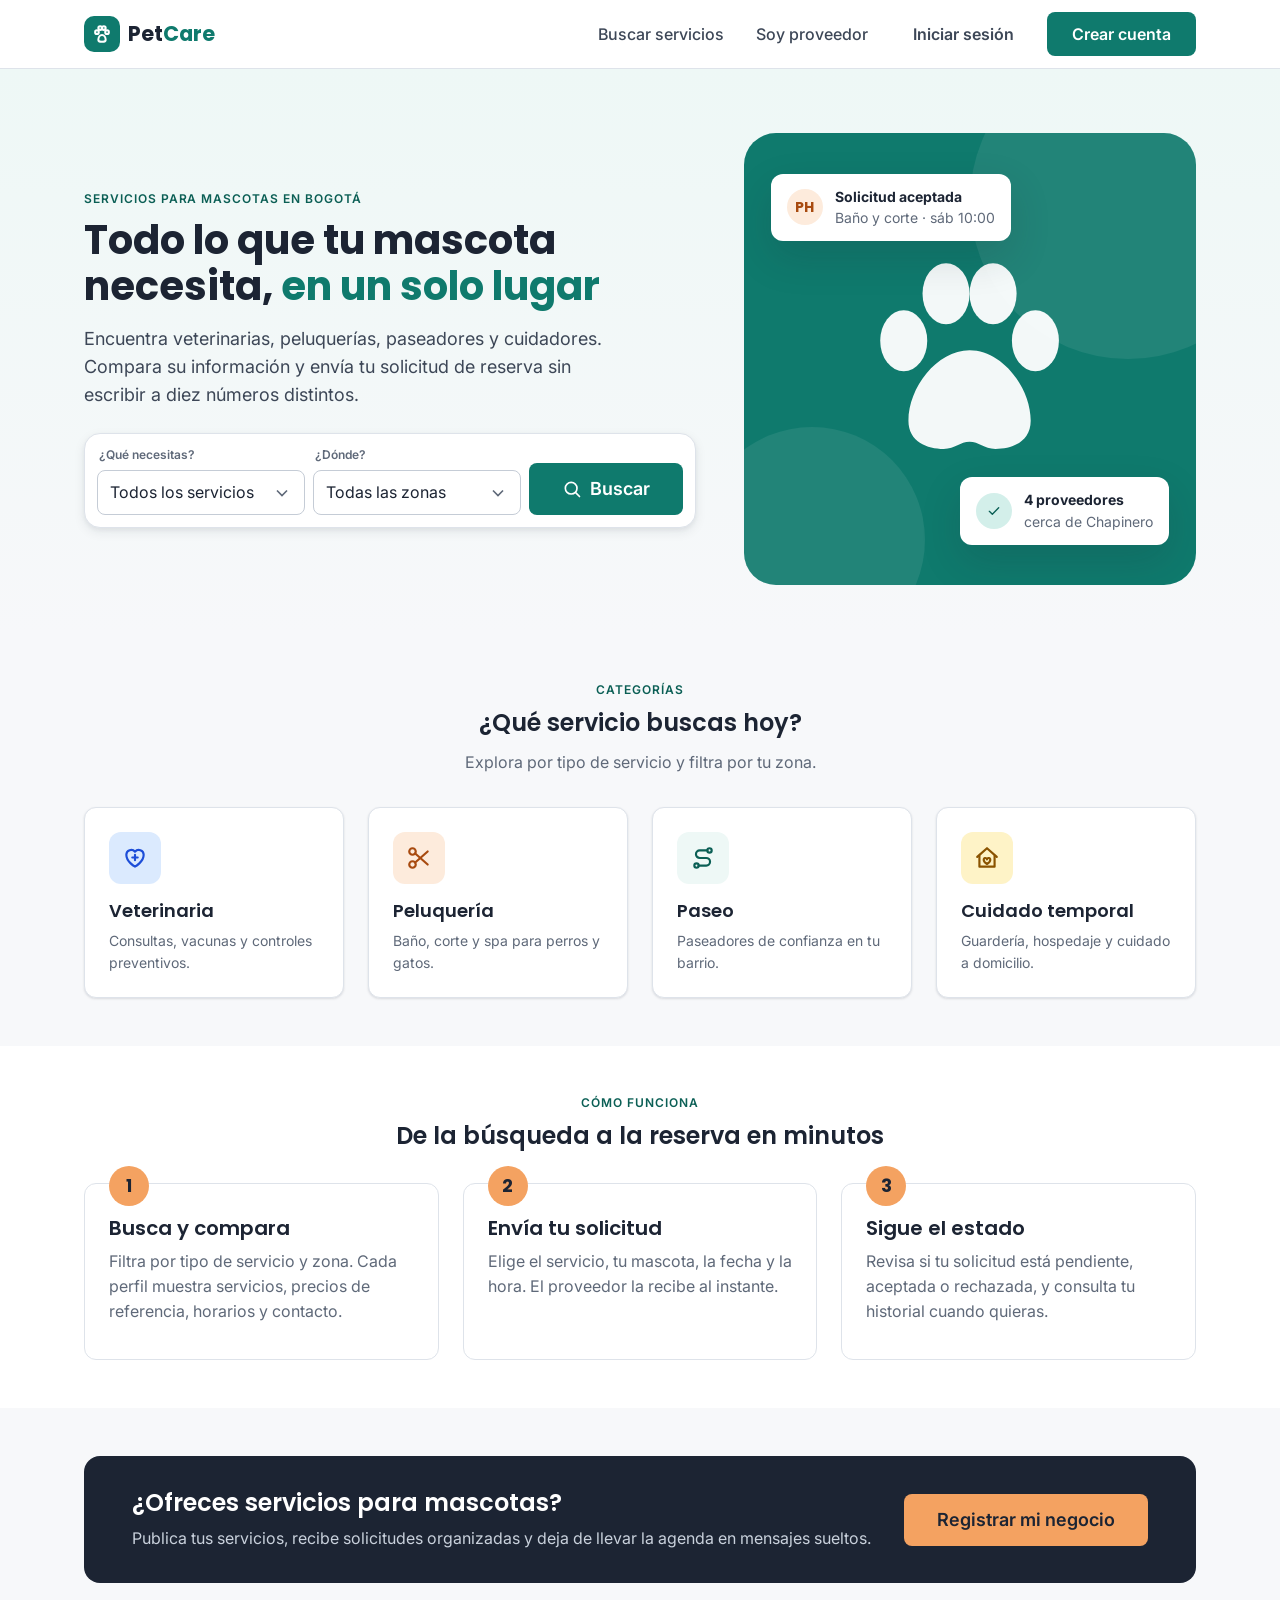
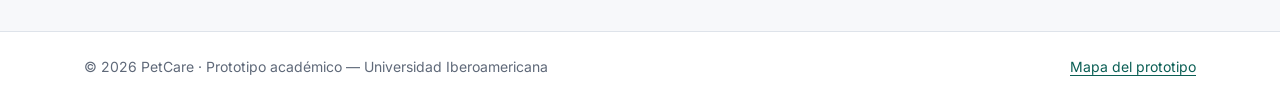
<file: index.html>
<!DOCTYPE html>
<html lang="es">
<head>
<meta charset="utf-8">
<meta name="viewport" content="width=device-width, initial-scale=1">
<title>Inicio · PetCare</title>
<meta name="description" content="PetCare: encuentra y solicita servicios para tu mascota en un solo lugar.">
<script>if(/[?&]wf=1/.test(location.search))document.documentElement.classList.add('wf');</script>
<link rel="preconnect" href="https://fonts.googleapis.com">
<link rel="preconnect" href="https://fonts.gstatic.com" crossorigin>
<link href="https://fonts.googleapis.com/css2?family=Inter:wght@400;500;600;700&family=Poppins:wght@500;600;700&display=swap" rel="stylesheet">
<link rel="stylesheet" href="assets/styles.css">
<link rel="stylesheet" href="assets/wireframe.css">
</head>
<body data-page="inicio">
<a class="skip-link" href="#contenido">Saltar al contenido</a>
<header class="topnav"><div class="container"><a class="logo" href="index.html" aria-label="PetCare, ir al inicio"><span class="logo-mark"><svg class="icon" viewBox="0 0 24 24" aria-hidden="true"><circle cx="6.5" cy="10" r="2"/><circle cx="10" cy="5.5" r="2"/><circle cx="14" cy="5.5" r="2"/><circle cx="17.5" cy="10" r="2"/><path d="M8 18.5c0-3 1.8-5.5 4-5.5s4 2.5 4 5.5c0 1.5-1.8 2-4 2s-4-.5-4-2z"/></svg></span><span>Pet<b>Care</b></span></a>
  <nav aria-label="Principal"><a class="link" href="buscar.html">Buscar servicios</a><a class="link" href="registro.html?rol=proveedor">Soy proveedor</a>
  <a class="btn btn-ghost" href="login.html">Iniciar sesión</a><a class="btn btn-primary" href="registro.html">Crear cuenta</a></nav></div></header>
<main id="contenido">
<section class="hero"><div class="container">
  <div>
    <span class="eyebrow">Servicios para mascotas en Bogotá</span>
    <h1>Todo lo que tu mascota necesita, <em>en un solo lugar</em></h1>
    <p class="lead">Encuentra veterinarias, peluquerías, paseadores y cuidadores. Compara su información y envía tu solicitud de reserva sin escribir a diez números distintos.</p>
    <form class="searchbox" id="hero-search" role="search" aria-label="Buscar servicios">
      <div class="field"><label for="h-type">¿Qué necesitas?</label><select class="select" id="h-type"><option value="">Todos los servicios</option><option value="veterinaria">Veterinaria</option><option value="peluqueria">Peluquería</option><option value="paseo">Paseo</option><option value="cuidado">Cuidado temporal</option></select></div>
      <div class="field"><label for="h-zone">¿Dónde?</label><select class="select" id="h-zone"><option value="">Todas las zonas</option><option value="Chapinero">Chapinero</option><option value="Usaquén">Usaquén</option><option value="Suba">Suba</option><option value="Teusaquillo">Teusaquillo</option><option value="Kennedy">Kennedy</option></select></div>
      <button class="btn btn-primary btn-lg" type="submit"><svg class="icon" viewBox="0 0 24 24" aria-hidden="true"><circle cx="11" cy="11" r="7"/><path d="M21 21l-4.3-4.3"/></svg>Buscar</button>
    </form>
  </div>
  <div class="hero-art" aria-hidden="true">
    <div class="circle-deco" style="width:70%;height:70%;top:-20%;right:-20%"></div>
    <div class="circle-deco" style="width:50%;height:50%;bottom:-15%;left:-10%"></div>
    <svg class="paw-big" viewBox="0 0 100 100" aria-hidden="true"><ellipse cx="22" cy="42" rx="10" ry="13"/><ellipse cx="40" cy="22" rx="10" ry="13"/><ellipse cx="60" cy="22" rx="10" ry="13"/><ellipse cx="78" cy="42" rx="10" ry="13"/><path d="M50 46c-14 0-26 16-26 30 0 9 8 12 15 12 5 0 7-3 11-3s6 3 11 3c7 0 15-3 15-12 0-14-12-30-26-30z"/></svg>
    <div class="bubble b1"><span class="avatar avatar-sm av-orange">PH</span><div><strong>Solicitud aceptada</strong><span class="muted">Baño y corte · sáb 10:00</span></div></div>
    <div class="bubble b2"><span class="avatar avatar-sm av-teal"><svg class="icon icon-sm" viewBox="0 0 24 24" aria-hidden="true"><path d="M5 12.5l4.5 4.5L19 7"/></svg></span><div><strong>4 proveedores</strong><span class="muted">cerca de Chapinero</span></div></div>
  </div>
</div></section>
<section class="section"><div class="container">
  <div class="section-head"><span class="eyebrow">Categorías</span><h2>¿Qué servicio buscas hoy?</h2><p>Explora por tipo de servicio y filtra por tu zona.</p></div>
  <div class="grid grid-4"><a class="card cat-card" href="buscar.html?tipo=veterinaria">
  <div class="cat-ico tone-info"><svg class="icon" viewBox="0 0 24 24" aria-hidden="true"><path d="M12 20s-8-4.5-8-11a4.5 4.5 0 0 1 8-2.8A4.5 4.5 0 0 1 20 9c0 6.5-8 11-8 11z"/><path d="M12 9v5M9.5 11.5h5"/></svg></div><h3>Veterinaria</h3><p>Consultas, vacunas y controles preventivos.</p></a><a class="card cat-card" href="buscar.html?tipo=peluqueria">
  <div class="cat-ico tone-accent"><svg class="icon" viewBox="0 0 24 24" aria-hidden="true"><circle cx="6" cy="6" r="3"/><circle cx="6" cy="18" r="3"/><path d="M8.5 7.8L20 18M8.5 16.2L20 6"/></svg></div><h3>Peluquería</h3><p>Baño, corte y spa para perros y gatos.</p></a><a class="card cat-card" href="buscar.html?tipo=paseo">
  <div class="cat-ico tone-primary"><svg class="icon" viewBox="0 0 24 24" aria-hidden="true"><circle cx="6" cy="19" r="2"/><circle cx="18" cy="5" r="2"/><path d="M8 19h7a3.5 3.5 0 0 0 0-7H9a3.5 3.5 0 0 1 0-7h7"/></svg></div><h3>Paseo</h3><p>Paseadores de confianza en tu barrio.</p></a><a class="card cat-card" href="buscar.html?tipo=cuidado">
  <div class="cat-ico tone-warning"><svg class="icon" viewBox="0 0 24 24" aria-hidden="true"><path d="M3 11l9-8 9 8"/><path d="M5 10v10h14V10"/><path d="M12 17.5s-3-1.8-3-3.7a1.5 1.5 0 0 1 3-.5 1.5 1.5 0 0 1 3 .5c0 1.9-3 3.7-3 3.7z"/></svg></div><h3>Cuidado temporal</h3><p>Guardería, hospedaje y cuidado a domicilio.</p></a></div>
</div></section>
<section class="section" style="background:var(--white)"><div class="container">
  <div class="section-head"><span class="eyebrow">Cómo funciona</span><h2>De la búsqueda a la reserva en minutos</h2></div>
  <div class="grid grid-3 how">
    <div class="card card-flat"><h3>Busca y compara</h3><p class="muted">Filtra por tipo de servicio y zona. Cada perfil muestra servicios, precios de referencia, horarios y contacto.</p></div>
    <div class="card card-flat"><h3>Envía tu solicitud</h3><p class="muted">Elige el servicio, tu mascota, la fecha y la hora. El proveedor la recibe al instante.</p></div>
    <div class="card card-flat"><h3>Sigue el estado</h3><p class="muted">Revisa si tu solicitud está pendiente, aceptada o rechazada, y consulta tu historial cuando quieras.</p></div>
  </div>
</div></section>
<section class="section"><div class="container">
  <div class="cta-band"><div><h2>¿Ofreces servicios para mascotas?</h2><p>Publica tus servicios, recibe solicitudes organizadas y deja de llevar la agenda en mensajes sueltos.</p></div>
  <a class="btn btn-primary btn-lg" href="registro.html?rol=proveedor">Registrar mi negocio</a></div>
</div></section>
</main>
<footer class="footer"><div class="container row-between"><span>© 2026 PetCare · Prototipo académico — Universidad Iberoamericana</span><a href="prototipo.html">Mapa del prototipo</a></div></footer>
<script src="assets/icons.js"></script>
<script src="assets/data.js"></script>
<script src="assets/app.js"></script>
</body>
</html>
</file>
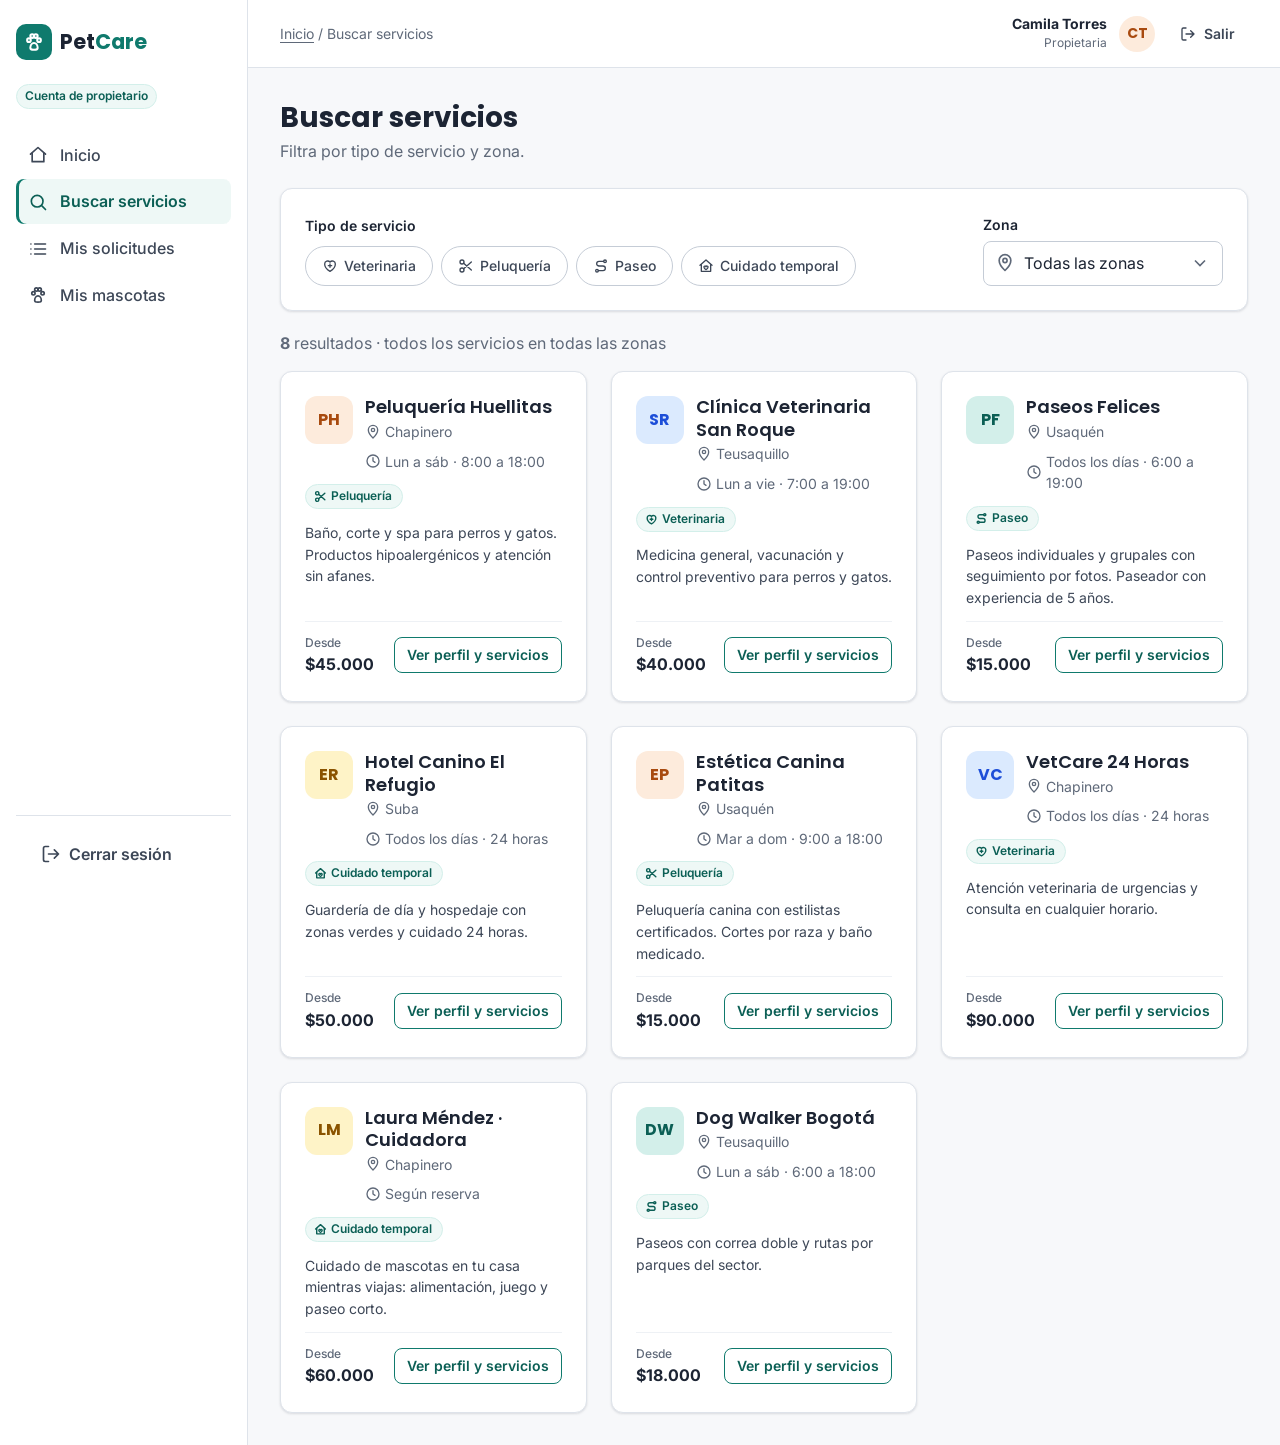
<file: buscar.html>
<!DOCTYPE html>
<html lang="es">
<head>
<meta charset="utf-8">
<meta name="viewport" content="width=device-width, initial-scale=1">
<title>Buscar servicios · PetCare</title>
<meta name="description" content="PetCare: encuentra y solicita servicios para tu mascota en un solo lugar.">
<script>if(/[?&]wf=1/.test(location.search))document.documentElement.classList.add('wf');</script>
<link rel="preconnect" href="https://fonts.googleapis.com">
<link rel="preconnect" href="https://fonts.gstatic.com" crossorigin>
<link href="https://fonts.googleapis.com/css2?family=Inter:wght@400;500;600;700&family=Poppins:wght@500;600;700&display=swap" rel="stylesheet">
<link rel="stylesheet" href="assets/styles.css">
<link rel="stylesheet" href="assets/wireframe.css">
</head>
<body data-page="buscar">
<a class="skip-link" href="#contenido">Saltar al contenido</a>
<div class="app">
  <aside class="sidebar" aria-label="Menú principal"><div class="sidebar-inner">
    <a class="logo" href="index.html" aria-label="PetCare, ir al inicio"><span class="logo-mark"><svg class="icon" viewBox="0 0 24 24" aria-hidden="true"><circle cx="6.5" cy="10" r="2"/><circle cx="10" cy="5.5" r="2"/><circle cx="14" cy="5.5" r="2"/><circle cx="17.5" cy="10" r="2"/><path d="M8 18.5c0-3 1.8-5.5 4-5.5s4 2.5 4 5.5c0 1.5-1.8 2-4 2s-4-.5-4-2z"/></svg></span><span>Pet<b>Care</b></span></a>
    <span class="role-tag">Cuenta de propietario</span>
    <nav class="side-nav"><a href="panel-propietario.html"><svg class="icon" viewBox="0 0 24 24" aria-hidden="true"><path d="M3 11l9-8 9 8"/><path d="M5 10v10h14V10"/></svg><span>Inicio</span></a><a href="buscar.html" aria-current="page"><svg class="icon" viewBox="0 0 24 24" aria-hidden="true"><circle cx="11" cy="11" r="7"/><path d="M21 21l-4.3-4.3"/></svg><span>Buscar servicios</span></a><a href="solicitudes.html"><svg class="icon" viewBox="0 0 24 24" aria-hidden="true"><path d="M8 6h13M8 12h13M8 18h13M3.5 6h.01M3.5 12h.01M3.5 18h.01"/></svg><span>Mis solicitudes</span></a><a href="mascotas.html"><svg class="icon" viewBox="0 0 24 24" aria-hidden="true"><circle cx="6.5" cy="10" r="2"/><circle cx="10" cy="5.5" r="2"/><circle cx="14" cy="5.5" r="2"/><circle cx="17.5" cy="10" r="2"/><path d="M8 18.5c0-3 1.8-5.5 4-5.5s4 2.5 4 5.5c0 1.5-1.8 2-4 2s-4-.5-4-2z"/></svg><span>Mis mascotas</span></a></nav>
    <div class="side-foot">
      <a class="btn btn-ghost btn-block" href="login.html" style="justify-content:flex-start"><svg class="icon" viewBox="0 0 24 24" aria-hidden="true"><path d="M9 21H5a2 2 0 0 1-2-2V5a2 2 0 0 1 2-2h4"/><path d="M16 17l5-5-5-5M21 12H9"/></svg>Cerrar sesión</a>
    </div>
  </div></aside>
  <div class="main">
    <header class="topbar">
      <span class="mobile-logo"><a class="logo" href="index.html" aria-label="PetCare, ir al inicio"><span class="logo-mark"><svg class="icon" viewBox="0 0 24 24" aria-hidden="true"><circle cx="6.5" cy="10" r="2"/><circle cx="10" cy="5.5" r="2"/><circle cx="14" cy="5.5" r="2"/><circle cx="17.5" cy="10" r="2"/><path d="M8 18.5c0-3 1.8-5.5 4-5.5s4 2.5 4 5.5c0 1.5-1.8 2-4 2s-4-.5-4-2z"/></svg></span><span>Pet<b>Care</b></span></a></span>
      <nav class="crumbs" aria-label="Ruta de navegación"><a href="panel-propietario.html">Inicio</a> / Buscar servicios</nav>
      <div class="user-chip">
        <div class="who"><strong>Camila Torres</strong><span>Propietaria</span></div>
        <div class="avatar avatar-sm av-orange" aria-hidden="true">CT</div>
        <a class="btn btn-ghost btn-sm logout-top" href="login.html"><svg class="icon icon-sm" viewBox="0 0 24 24" aria-hidden="true"><path d="M9 21H5a2 2 0 0 1-2-2V5a2 2 0 0 1 2-2h4"/><path d="M16 17l5-5-5-5M21 12H9"/></svg><span class="lo-txt">Salir</span></a>
      </div>
    </header>
    <main id="contenido" class="content">

<div class="page-head"><div><h1>Buscar servicios</h1><p>Filtra por tipo de servicio y zona.</p></div></div>
<section class="card" aria-label="Filtros de búsqueda" style="margin-bottom:20px">
  <div class="row-between" style="align-items:flex-end">
    <div><span class="label" id="type-label">Tipo de servicio</span><div class="chips" id="type-chips" role="group" aria-labelledby="type-label" style="margin-top:8px"><button type="button" class="chip" data-type="veterinaria" aria-pressed="false"><svg class="icon" viewBox="0 0 24 24" aria-hidden="true"><path d="M12 20s-8-4.5-8-11a4.5 4.5 0 0 1 8-2.8A4.5 4.5 0 0 1 20 9c0 6.5-8 11-8 11z"/><path d="M12 9v5M9.5 11.5h5"/></svg>Veterinaria</button><button type="button" class="chip" data-type="peluqueria" aria-pressed="false"><svg class="icon" viewBox="0 0 24 24" aria-hidden="true"><circle cx="6" cy="6" r="3"/><circle cx="6" cy="18" r="3"/><path d="M8.5 7.8L20 18M8.5 16.2L20 6"/></svg>Peluquería</button><button type="button" class="chip" data-type="paseo" aria-pressed="false"><svg class="icon" viewBox="0 0 24 24" aria-hidden="true"><circle cx="6" cy="19" r="2"/><circle cx="18" cy="5" r="2"/><path d="M8 19h7a3.5 3.5 0 0 0 0-7H9a3.5 3.5 0 0 1 0-7h7"/></svg>Paseo</button><button type="button" class="chip" data-type="cuidado" aria-pressed="false"><svg class="icon" viewBox="0 0 24 24" aria-hidden="true"><path d="M3 11l9-8 9 8"/><path d="M5 10v10h14V10"/><path d="M12 17.5s-3-1.8-3-3.7a1.5 1.5 0 0 1 3-.5 1.5 1.5 0 0 1 3 .5c0 1.9-3 3.7-3 3.7z"/></svg>Cuidado temporal</button></div></div>
    <div class="field zone-filter" style="margin:0"><label for="f-zone">Zona</label><div class="input-icon"><svg class="icon" viewBox="0 0 24 24" aria-hidden="true"><path d="M12 21s-7-6.5-7-12a7 7 0 0 1 14 0c0 5.5-7 12-7 12z"/><circle cx="12" cy="9" r="2.5"/></svg><select class="select" id="f-zone"><option value="">Todas las zonas</option><option value="Chapinero">Chapinero</option><option value="Usaquén">Usaquén</option><option value="Suba">Suba</option><option value="Teusaquillo">Teusaquillo</option><option value="Kennedy">Kennedy</option></select></div></div>
  </div>
</section>
<div class="row-between" style="margin-bottom:16px"><p id="result-count" aria-live="polite" class="muted" style="margin:0"></p><button type="button" class="btn btn-ghost btn-sm" id="clear-top" hidden><svg class="icon icon-sm" viewBox="0 0 24 24" aria-hidden="true"><path d="M6 6l12 12M18 6L6 18"/></svg>Limpiar filtros</button></div>
<div class="grid grid-3" id="results"></div>

    </main>
  </div>
</div>
<nav class="tabbar" style="--tabs:4" aria-label="Menú principal móvil"><a href="panel-propietario.html"><svg class="icon" viewBox="0 0 24 24" aria-hidden="true"><path d="M3 11l9-8 9 8"/><path d="M5 10v10h14V10"/></svg><span>Inicio</span></a><a href="buscar.html" aria-current="page"><svg class="icon" viewBox="0 0 24 24" aria-hidden="true"><circle cx="11" cy="11" r="7"/><path d="M21 21l-4.3-4.3"/></svg><span>Buscar</span></a><a href="solicitudes.html"><svg class="icon" viewBox="0 0 24 24" aria-hidden="true"><path d="M8 6h13M8 12h13M8 18h13M3.5 6h.01M3.5 12h.01M3.5 18h.01"/></svg><span>Solicitudes</span></a><a href="mascotas.html"><svg class="icon" viewBox="0 0 24 24" aria-hidden="true"><circle cx="6.5" cy="10" r="2"/><circle cx="10" cy="5.5" r="2"/><circle cx="14" cy="5.5" r="2"/><circle cx="17.5" cy="10" r="2"/><path d="M8 18.5c0-3 1.8-5.5 4-5.5s4 2.5 4 5.5c0 1.5-1.8 2-4 2s-4-.5-4-2z"/></svg><span>Mascotas</span></a></nav>
<script src="assets/icons.js"></script>
<script src="assets/data.js"></script>
<script src="assets/app.js"></script>
</body>
</html>
</file>
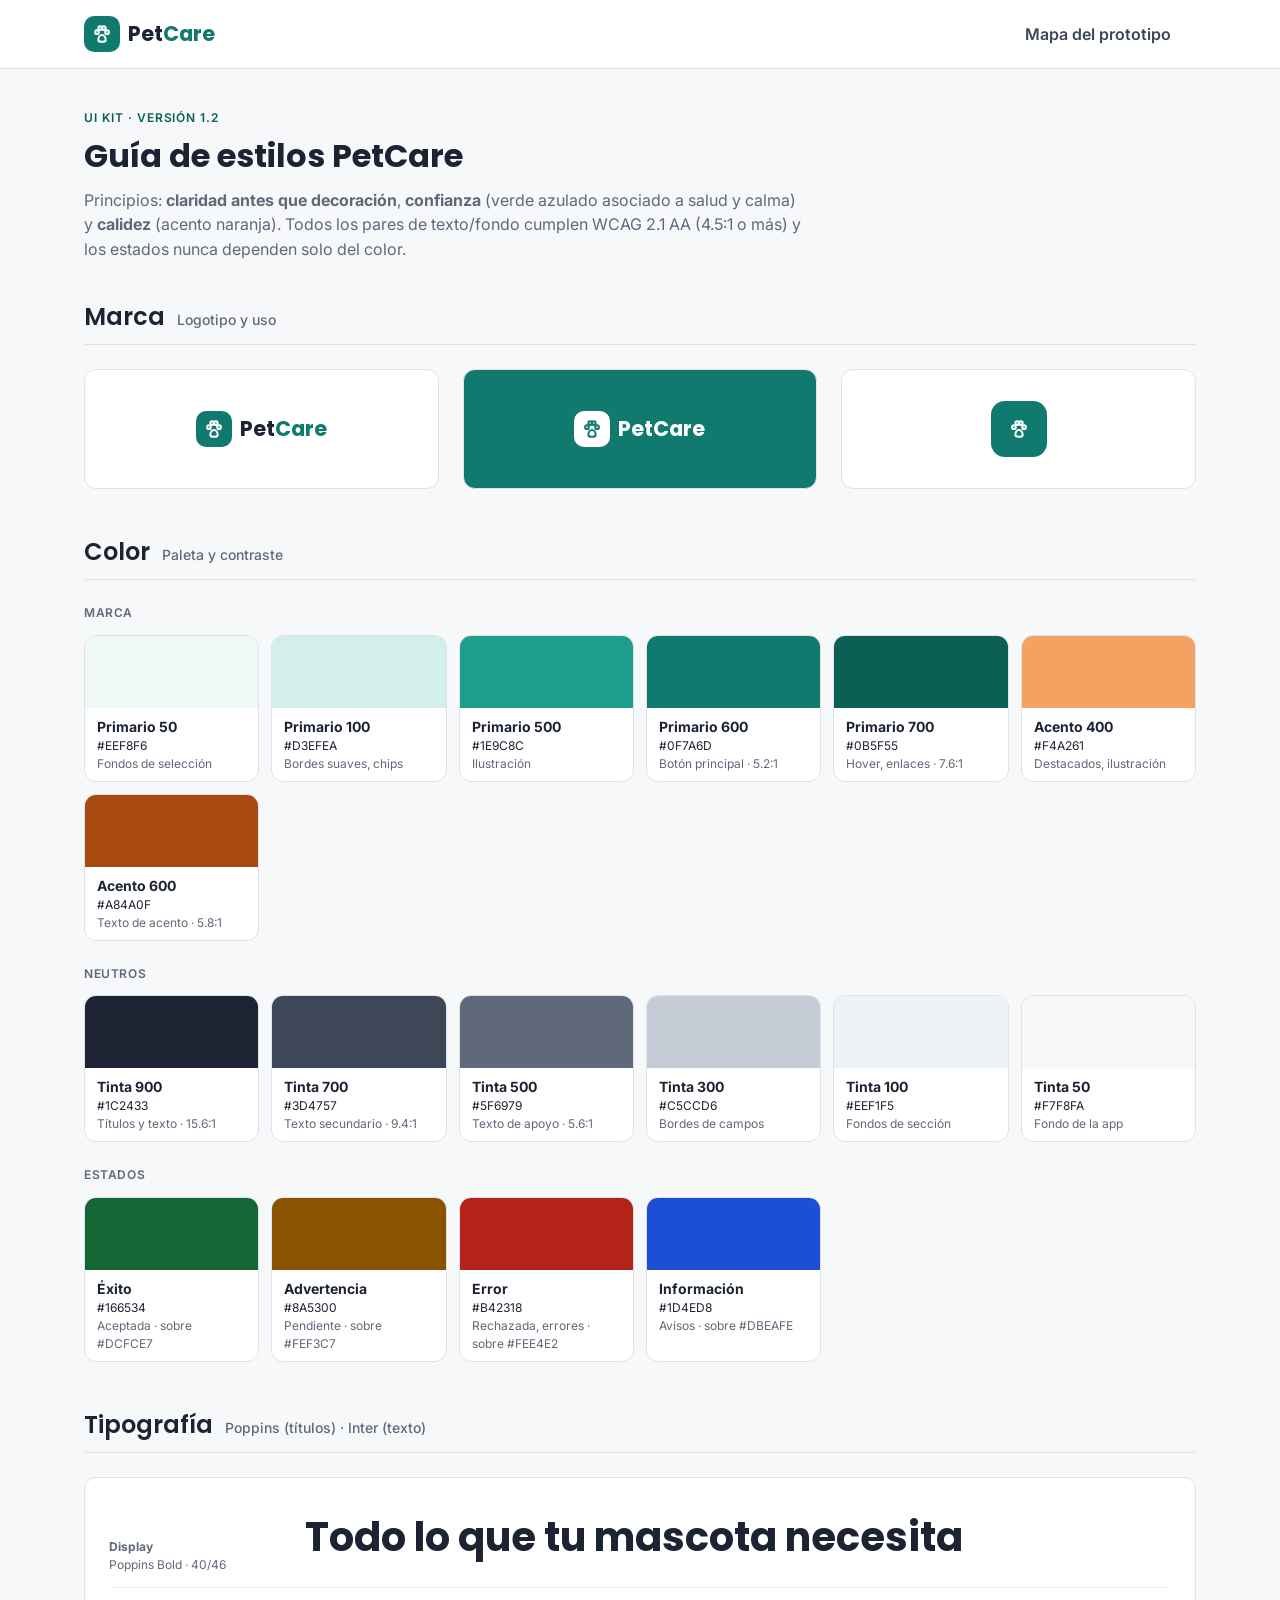
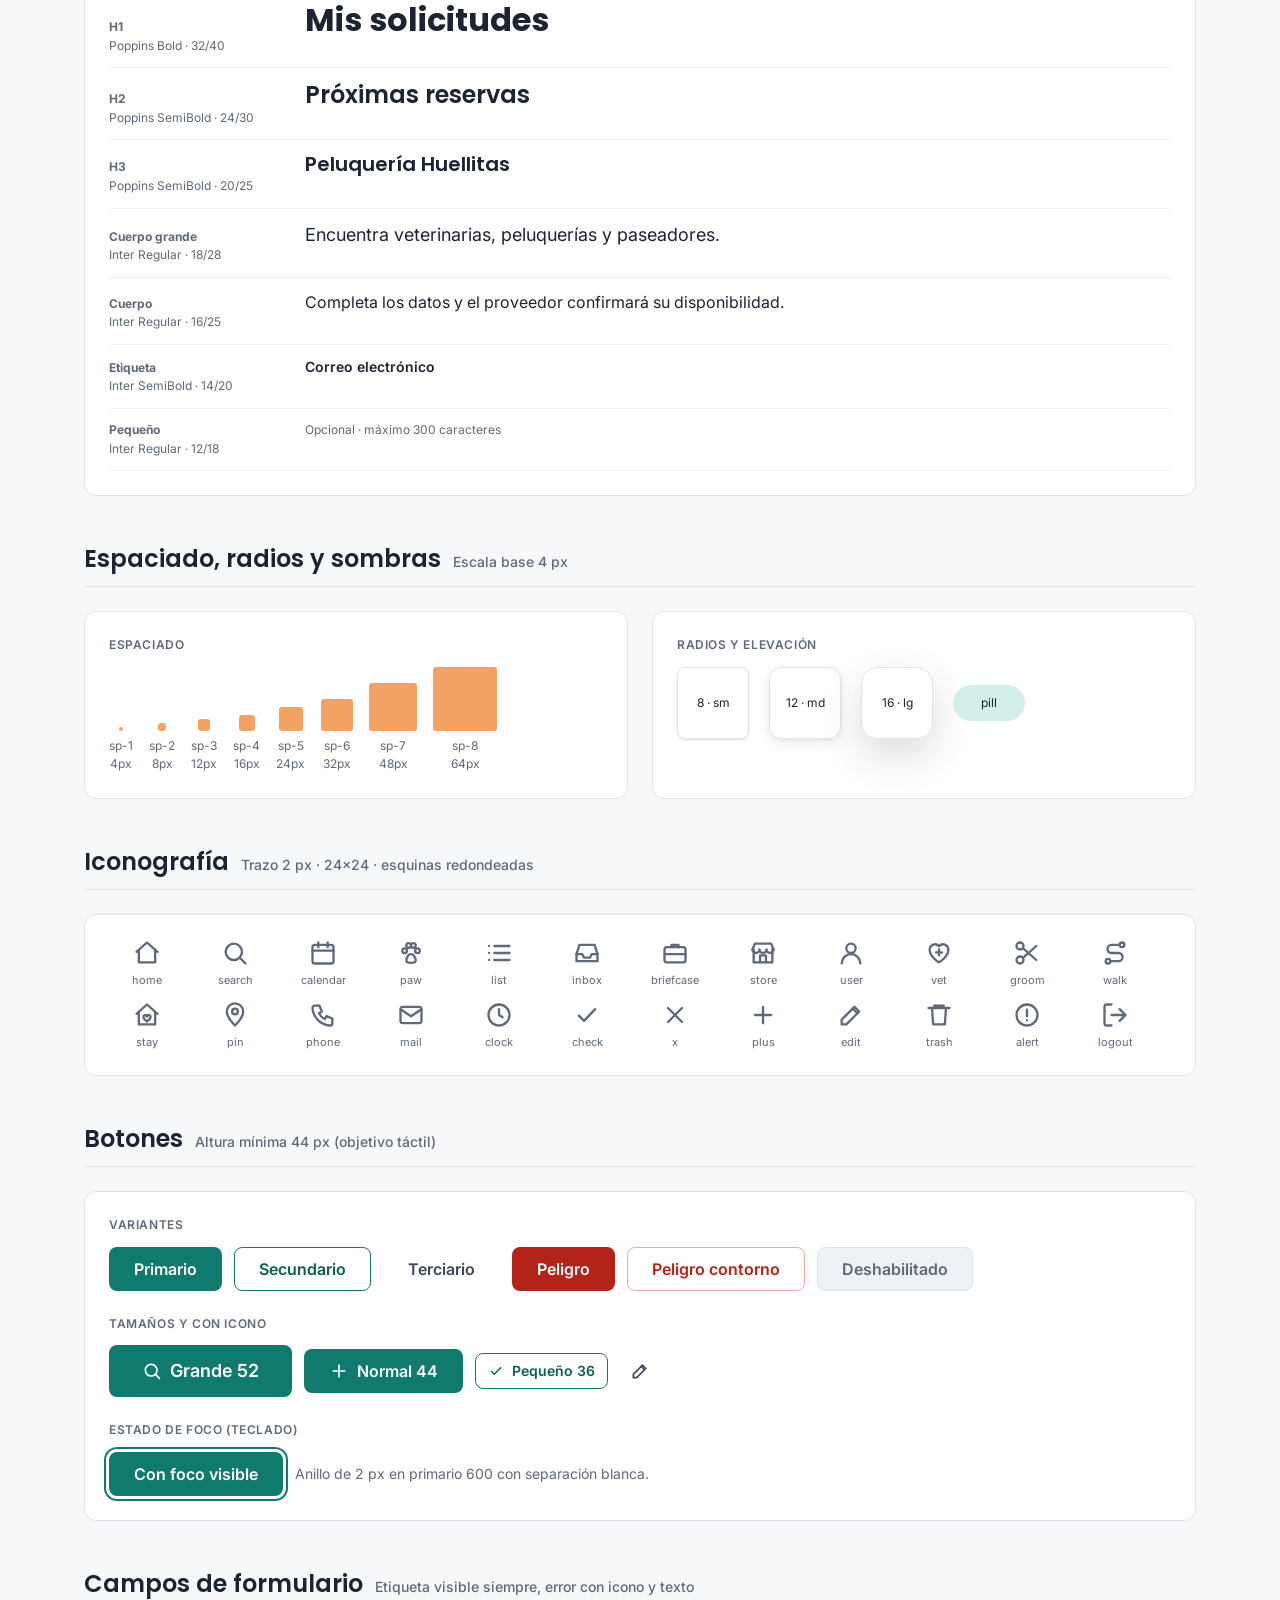
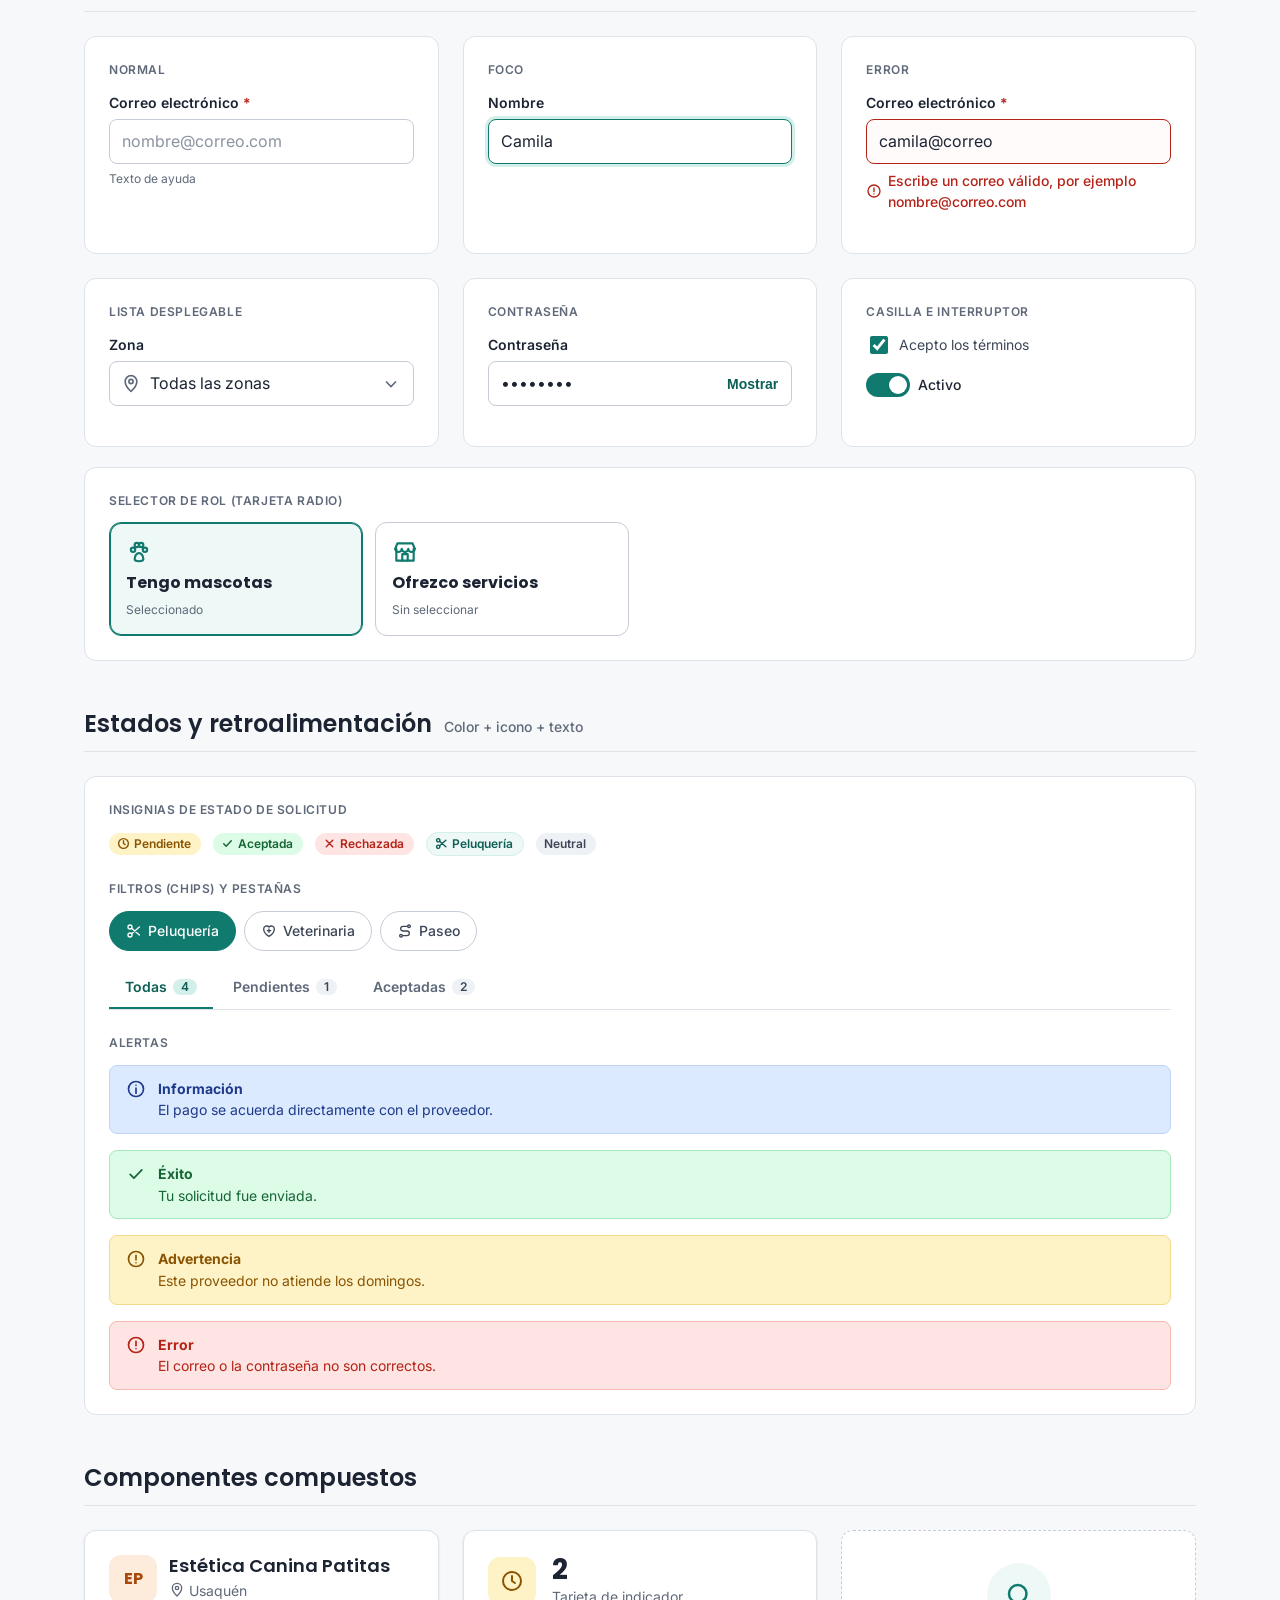
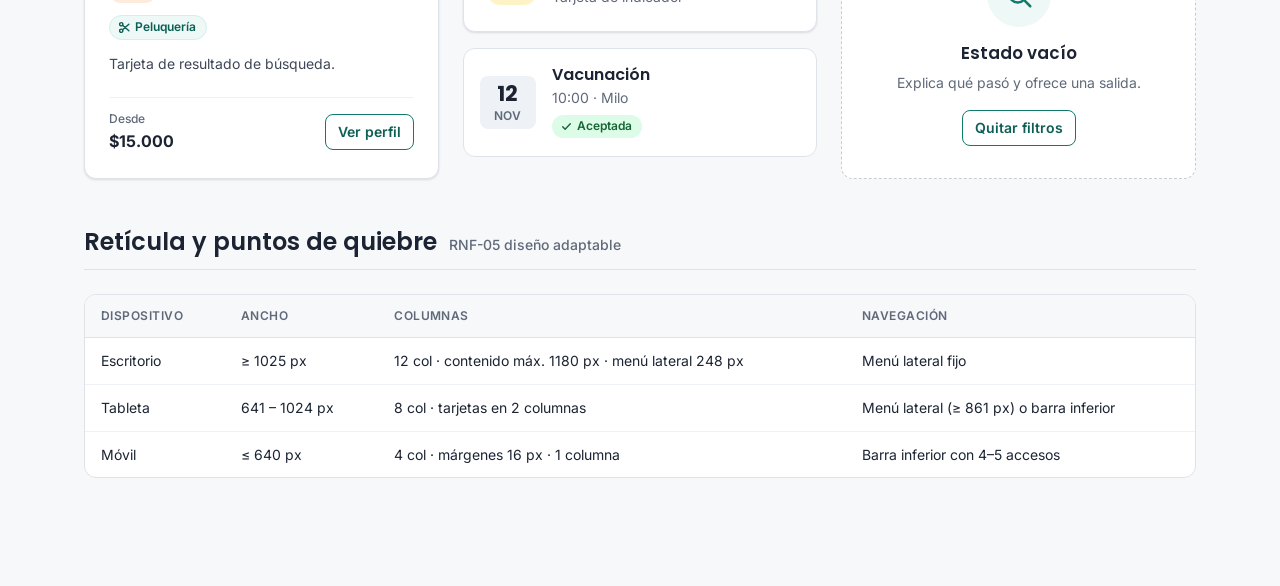
<file: estilos.html>
<!DOCTYPE html>
<html lang="es">
<head>
<meta charset="utf-8">
<meta name="viewport" content="width=device-width, initial-scale=1">
<title>Guía de estilos · PetCare</title>
<meta name="description" content="PetCare: encuentra y solicita servicios para tu mascota en un solo lugar.">
<script>if(/[?&]wf=1/.test(location.search))document.documentElement.classList.add('wf');</script>
<link rel="preconnect" href="https://fonts.googleapis.com">
<link rel="preconnect" href="https://fonts.gstatic.com" crossorigin>
<link href="https://fonts.googleapis.com/css2?family=Inter:wght@400;500;600;700&family=Poppins:wght@500;600;700&display=swap" rel="stylesheet">
<link rel="stylesheet" href="assets/styles.css">
<link rel="stylesheet" href="assets/wireframe.css">
</head>
<body data-page="estilos">
<a class="skip-link" href="#contenido">Saltar al contenido</a>
<header class="topnav"><div class="container"><a class="logo" href="index.html" aria-label="PetCare, ir al inicio"><span class="logo-mark"><svg class="icon" viewBox="0 0 24 24" aria-hidden="true"><circle cx="6.5" cy="10" r="2"/><circle cx="10" cy="5.5" r="2"/><circle cx="14" cy="5.5" r="2"/><circle cx="17.5" cy="10" r="2"/><path d="M8 18.5c0-3 1.8-5.5 4-5.5s4 2.5 4 5.5c0 1.5-1.8 2-4 2s-4-.5-4-2z"/></svg></span><span>Pet<b>Care</b></span></a><nav><a class="btn btn-ghost" href="prototipo.html">Mapa del prototipo</a></nav></div></header>
<main id="contenido" class="container" style="padding-top:40px;padding-bottom:60px">
<span class="eyebrow">UI Kit · versión 1.2</span><h1>Guía de estilos PetCare</h1>
<p class="muted" style="max-width:720px;margin-bottom:40px">Principios: <strong>claridad antes que decoración</strong>, <strong>confianza</strong> (verde azulado asociado a salud y calma) y <strong>calidez</strong> (acento naranja). Todos los pares de texto/fondo cumplen WCAG 2.1 AA (4.5:1 o más) y los estados nunca dependen solo del color.</p>

<section class="sg-section" id="logo"><h2>Marca <small>Logotipo y uso</small></h2>
<div class="grid grid-3"><div class="sg-demo" style="display:grid;place-items:center;min-height:120px"><span class="logo"><span class="logo-mark"><svg class="icon" viewBox="0 0 24 24" aria-hidden="true"><circle cx="6.5" cy="10" r="2"/><circle cx="10" cy="5.5" r="2"/><circle cx="14" cy="5.5" r="2"/><circle cx="17.5" cy="10" r="2"/><path d="M8 18.5c0-3 1.8-5.5 4-5.5s4 2.5 4 5.5c0 1.5-1.8 2-4 2s-4-.5-4-2z"/></svg></span><span>Pet<b>Care</b></span></span></div>
<div class="sg-demo" style="display:grid;place-items:center;min-height:120px;background:var(--primary-600)"><span class="logo" style="color:#fff"><span class="logo-mark" style="background:#fff;color:var(--primary-600)"><svg class="icon" viewBox="0 0 24 24" aria-hidden="true"><circle cx="6.5" cy="10" r="2"/><circle cx="10" cy="5.5" r="2"/><circle cx="14" cy="5.5" r="2"/><circle cx="17.5" cy="10" r="2"/><path d="M8 18.5c0-3 1.8-5.5 4-5.5s4 2.5 4 5.5c0 1.5-1.8 2-4 2s-4-.5-4-2z"/></svg></span><span>Pet<b style="color:#fff">Care</b></span></span></div>
<div class="sg-demo" style="display:grid;place-items:center;min-height:120px"><span class="logo-mark" style="width:56px;height:56px;border-radius:14px"><svg class="icon icon-lg" viewBox="0 0 24 24" aria-hidden="true"><circle cx="6.5" cy="10" r="2"/><circle cx="10" cy="5.5" r="2"/><circle cx="14" cy="5.5" r="2"/><circle cx="17.5" cy="10" r="2"/><path d="M8 18.5c0-3 1.8-5.5 4-5.5s4 2.5 4 5.5c0 1.5-1.8 2-4 2s-4-.5-4-2z"/></svg></span></div></div></section>

<section class="sg-section" id="color"><h2>Color <small>Paleta y contraste</small></h2>
<p class="sg-label">Marca</p><div class="swatches"><div class="swatch"><div class="chip-c" style="background:#EEF8F6"></div><div class="info"><b>Primario 50</b>#EEF8F6<br><span class="muted">Fondos de selección</span></div></div><div class="swatch"><div class="chip-c" style="background:#D3EFEA"></div><div class="info"><b>Primario 100</b>#D3EFEA<br><span class="muted">Bordes suaves, chips</span></div></div><div class="swatch"><div class="chip-c" style="background:#1E9C8C"></div><div class="info"><b>Primario 500</b>#1E9C8C<br><span class="muted">Ilustración</span></div></div><div class="swatch"><div class="chip-c" style="background:#0F7A6D"></div><div class="info"><b>Primario 600</b>#0F7A6D<br><span class="muted">Botón principal · 5.2:1</span></div></div><div class="swatch"><div class="chip-c" style="background:#0B5F55"></div><div class="info"><b>Primario 700</b>#0B5F55<br><span class="muted">Hover, enlaces · 7.6:1</span></div></div><div class="swatch"><div class="chip-c" style="background:#F4A261"></div><div class="info"><b>Acento 400</b>#F4A261<br><span class="muted">Destacados, ilustración</span></div></div><div class="swatch"><div class="chip-c" style="background:#A84A0F"></div><div class="info"><b>Acento 600</b>#A84A0F<br><span class="muted">Texto de acento · 5.8:1</span></div></div></div>
<p class="sg-label" style="margin-top:24px">Neutros</p><div class="swatches"><div class="swatch"><div class="chip-c" style="background:#1C2433"></div><div class="info"><b>Tinta 900</b>#1C2433<br><span class="muted">Títulos y texto · 15.6:1</span></div></div><div class="swatch"><div class="chip-c" style="background:#3D4757"></div><div class="info"><b>Tinta 700</b>#3D4757<br><span class="muted">Texto secundario · 9.4:1</span></div></div><div class="swatch"><div class="chip-c" style="background:#5F6979"></div><div class="info"><b>Tinta 500</b>#5F6979<br><span class="muted">Texto de apoyo · 5.6:1</span></div></div><div class="swatch"><div class="chip-c" style="background:#C5CCD6"></div><div class="info"><b>Tinta 300</b>#C5CCD6<br><span class="muted">Bordes de campos</span></div></div><div class="swatch"><div class="chip-c" style="background:#EEF1F5"></div><div class="info"><b>Tinta 100</b>#EEF1F5<br><span class="muted">Fondos de sección</span></div></div><div class="swatch"><div class="chip-c" style="background:#F7F8FA"></div><div class="info"><b>Tinta 50</b>#F7F8FA<br><span class="muted">Fondo de la app</span></div></div></div>
<p class="sg-label" style="margin-top:24px">Estados</p><div class="swatches"><div class="swatch"><div class="chip-c" style="background:#166534"></div><div class="info"><b>Éxito</b>#166534<br><span class="muted">Aceptada · sobre #DCFCE7</span></div></div><div class="swatch"><div class="chip-c" style="background:#8A5300"></div><div class="info"><b>Advertencia</b>#8A5300<br><span class="muted">Pendiente · sobre #FEF3C7</span></div></div><div class="swatch"><div class="chip-c" style="background:#B42318"></div><div class="info"><b>Error</b>#B42318<br><span class="muted">Rechazada, errores · sobre #FEE4E2</span></div></div><div class="swatch"><div class="chip-c" style="background:#1D4ED8"></div><div class="info"><b>Información</b>#1D4ED8<br><span class="muted">Avisos · sobre #DBEAFE</span></div></div></div></section>

<section class="sg-section" id="tipo"><h2>Tipografía <small>Poppins (títulos) · Inter (texto)</small></h2><div class="sg-demo"><div class="type-row"><div class="spec"><strong>Display</strong><br>Poppins Bold · 40/46</div><div style="font:700 2.5rem/1.15 var(--font-display)">Todo lo que tu mascota necesita</div></div><div class="type-row"><div class="spec"><strong>H1</strong><br>Poppins Bold · 32/40</div><div style="font:700 2rem/1.25 var(--font-display)">Mis solicitudes</div></div><div class="type-row"><div class="spec"><strong>H2</strong><br>Poppins SemiBold · 24/30</div><div style="font:600 1.5rem/1.25 var(--font-display)">Próximas reservas</div></div><div class="type-row"><div class="spec"><strong>H3</strong><br>Poppins SemiBold · 20/25</div><div style="font:600 1.25rem/1.25 var(--font-display)">Peluquería Huellitas</div></div><div class="type-row"><div class="spec"><strong>Cuerpo grande</strong><br>Inter Regular · 18/28</div><div style="font:400 1.125rem/1.55 var(--font-body)">Encuentra veterinarias, peluquerías y paseadores.</div></div><div class="type-row"><div class="spec"><strong>Cuerpo</strong><br>Inter Regular · 16/25</div><div style="font:400 1rem/1.55 var(--font-body)">Completa los datos y el proveedor confirmará su disponibilidad.</div></div><div class="type-row"><div class="spec"><strong>Etiqueta</strong><br>Inter SemiBold · 14/20</div><div style="font:600 .875rem/1.4 var(--font-body)">Correo electrónico</div></div><div class="type-row"><div class="spec"><strong>Pequeño</strong><br>Inter Regular · 12/18</div><div style="font:400 .75rem/1.5 var(--font-body);color:var(--ink-500)">Opcional · máximo 300 caracteres</div></div></div></section>

<section class="sg-section" id="espacio"><h2>Espaciado, radios y sombras <small>Escala base 4 px</small></h2>
<div class="grid grid-2"><div class="sg-demo"><p class="sg-label">Espaciado</p><div class="space-demo"><figure><div style="width:4px;height:4px"></div><figcaption>sp-1<br>4px</figcaption></figure><figure><div style="width:8px;height:8px"></div><figcaption>sp-2<br>8px</figcaption></figure><figure><div style="width:12px;height:12px"></div><figcaption>sp-3<br>12px</figcaption></figure><figure><div style="width:16px;height:16px"></div><figcaption>sp-4<br>16px</figcaption></figure><figure><div style="width:24px;height:24px"></div><figcaption>sp-5<br>24px</figcaption></figure><figure><div style="width:32px;height:32px"></div><figcaption>sp-6<br>32px</figcaption></figure><figure><div style="width:48px;height:48px"></div><figcaption>sp-7<br>48px</figcaption></figure><figure><div style="width:64px;height:64px"></div><figcaption>sp-8<br>64px</figcaption></figure></div></div>
<div class="sg-demo"><p class="sg-label">Radios y elevación</p><div class="row" style="gap:20px">
<div style="width:72px;height:72px;border:1px solid var(--ink-200);border-radius:8px;box-shadow:var(--shadow-sm);display:grid;place-items:center;font-size:12px">8 · sm</div>
<div style="width:72px;height:72px;border:1px solid var(--ink-200);border-radius:12px;box-shadow:var(--shadow-md);display:grid;place-items:center;font-size:12px">12 · md</div>
<div style="width:72px;height:72px;border:1px solid var(--ink-200);border-radius:16px;box-shadow:var(--shadow-lg);display:grid;place-items:center;font-size:12px">16 · lg</div>
<div style="width:72px;height:36px;border-radius:999px;background:var(--primary-100);display:grid;place-items:center;font-size:12px">pill</div></div></div></div></section>

<section class="sg-section" id="iconos"><h2>Iconografía <small>Trazo 2 px · 24×24 · esquinas redondeadas</small></h2><div class="sg-demo"><div class="row" style="gap:12px"><figure style="margin:0;text-align:center;font-size:11px;color:var(--ink-500);width:76px"><svg class="icon icon-lg" viewBox="0 0 24 24" aria-hidden="true"><path d="M3 11l9-8 9 8"/><path d="M5 10v10h14V10"/></svg><figcaption>home</figcaption></figure><figure style="margin:0;text-align:center;font-size:11px;color:var(--ink-500);width:76px"><svg class="icon icon-lg" viewBox="0 0 24 24" aria-hidden="true"><circle cx="11" cy="11" r="7"/><path d="M21 21l-4.3-4.3"/></svg><figcaption>search</figcaption></figure><figure style="margin:0;text-align:center;font-size:11px;color:var(--ink-500);width:76px"><svg class="icon icon-lg" viewBox="0 0 24 24" aria-hidden="true"><rect x="3" y="5" width="18" height="16" rx="2"/><path d="M3 10h18M8 3v4M16 3v4"/></svg><figcaption>calendar</figcaption></figure><figure style="margin:0;text-align:center;font-size:11px;color:var(--ink-500);width:76px"><svg class="icon icon-lg" viewBox="0 0 24 24" aria-hidden="true"><circle cx="6.5" cy="10" r="2"/><circle cx="10" cy="5.5" r="2"/><circle cx="14" cy="5.5" r="2"/><circle cx="17.5" cy="10" r="2"/><path d="M8 18.5c0-3 1.8-5.5 4-5.5s4 2.5 4 5.5c0 1.5-1.8 2-4 2s-4-.5-4-2z"/></svg><figcaption>paw</figcaption></figure><figure style="margin:0;text-align:center;font-size:11px;color:var(--ink-500);width:76px"><svg class="icon icon-lg" viewBox="0 0 24 24" aria-hidden="true"><path d="M8 6h13M8 12h13M8 18h13M3.5 6h.01M3.5 12h.01M3.5 18h.01"/></svg><figcaption>list</figcaption></figure><figure style="margin:0;text-align:center;font-size:11px;color:var(--ink-500);width:76px"><svg class="icon icon-lg" viewBox="0 0 24 24" aria-hidden="true"><path d="M3 13h5l1.5 3h5l1.5-3h5"/><path d="M5.5 5h13L21 13v6H3v-6z"/></svg><figcaption>inbox</figcaption></figure><figure style="margin:0;text-align:center;font-size:11px;color:var(--ink-500);width:76px"><svg class="icon icon-lg" viewBox="0 0 24 24" aria-hidden="true"><rect x="3" y="7" width="18" height="13" rx="2"/><path d="M9 7V5h6v2M3 13h18"/></svg><figcaption>briefcase</figcaption></figure><figure style="margin:0;text-align:center;font-size:11px;color:var(--ink-500);width:76px"><svg class="icon icon-lg" viewBox="0 0 24 24" aria-hidden="true"><path d="M3 9l2-5h14l2 5"/><path d="M4 9v11h16V9"/><path d="M9.5 20v-6h5v6"/><path d="M3 9a3 3 0 0 0 6 0 3 3 0 0 0 6 0 3 3 0 0 0 6 0"/></svg><figcaption>store</figcaption></figure><figure style="margin:0;text-align:center;font-size:11px;color:var(--ink-500);width:76px"><svg class="icon icon-lg" viewBox="0 0 24 24" aria-hidden="true"><circle cx="12" cy="8" r="4"/><path d="M4 21a8 8 0 0 1 16 0"/></svg><figcaption>user</figcaption></figure><figure style="margin:0;text-align:center;font-size:11px;color:var(--ink-500);width:76px"><svg class="icon icon-lg" viewBox="0 0 24 24" aria-hidden="true"><path d="M12 20s-8-4.5-8-11a4.5 4.5 0 0 1 8-2.8A4.5 4.5 0 0 1 20 9c0 6.5-8 11-8 11z"/><path d="M12 9v5M9.5 11.5h5"/></svg><figcaption>vet</figcaption></figure><figure style="margin:0;text-align:center;font-size:11px;color:var(--ink-500);width:76px"><svg class="icon icon-lg" viewBox="0 0 24 24" aria-hidden="true"><circle cx="6" cy="6" r="3"/><circle cx="6" cy="18" r="3"/><path d="M8.5 7.8L20 18M8.5 16.2L20 6"/></svg><figcaption>groom</figcaption></figure><figure style="margin:0;text-align:center;font-size:11px;color:var(--ink-500);width:76px"><svg class="icon icon-lg" viewBox="0 0 24 24" aria-hidden="true"><circle cx="6" cy="19" r="2"/><circle cx="18" cy="5" r="2"/><path d="M8 19h7a3.5 3.5 0 0 0 0-7H9a3.5 3.5 0 0 1 0-7h7"/></svg><figcaption>walk</figcaption></figure><figure style="margin:0;text-align:center;font-size:11px;color:var(--ink-500);width:76px"><svg class="icon icon-lg" viewBox="0 0 24 24" aria-hidden="true"><path d="M3 11l9-8 9 8"/><path d="M5 10v10h14V10"/><path d="M12 17.5s-3-1.8-3-3.7a1.5 1.5 0 0 1 3-.5 1.5 1.5 0 0 1 3 .5c0 1.9-3 3.7-3 3.7z"/></svg><figcaption>stay</figcaption></figure><figure style="margin:0;text-align:center;font-size:11px;color:var(--ink-500);width:76px"><svg class="icon icon-lg" viewBox="0 0 24 24" aria-hidden="true"><path d="M12 21s-7-6.5-7-12a7 7 0 0 1 14 0c0 5.5-7 12-7 12z"/><circle cx="12" cy="9" r="2.5"/></svg><figcaption>pin</figcaption></figure><figure style="margin:0;text-align:center;font-size:11px;color:var(--ink-500);width:76px"><svg class="icon icon-lg" viewBox="0 0 24 24" aria-hidden="true"><path d="M5 4h4l2 5-2.5 1.5a11 11 0 0 0 5 5L15 13l5 2v4a2 2 0 0 1-2 2A16 16 0 0 1 3 6a2 2 0 0 1 2-2z"/></svg><figcaption>phone</figcaption></figure><figure style="margin:0;text-align:center;font-size:11px;color:var(--ink-500);width:76px"><svg class="icon icon-lg" viewBox="0 0 24 24" aria-hidden="true"><rect x="3" y="5" width="18" height="14" rx="2"/><path d="M3 7l9 6 9-6"/></svg><figcaption>mail</figcaption></figure><figure style="margin:0;text-align:center;font-size:11px;color:var(--ink-500);width:76px"><svg class="icon icon-lg" viewBox="0 0 24 24" aria-hidden="true"><circle cx="12" cy="12" r="9"/><path d="M12 7v5l3 2"/></svg><figcaption>clock</figcaption></figure><figure style="margin:0;text-align:center;font-size:11px;color:var(--ink-500);width:76px"><svg class="icon icon-lg" viewBox="0 0 24 24" aria-hidden="true"><path d="M5 12.5l4.5 4.5L19 7"/></svg><figcaption>check</figcaption></figure><figure style="margin:0;text-align:center;font-size:11px;color:var(--ink-500);width:76px"><svg class="icon icon-lg" viewBox="0 0 24 24" aria-hidden="true"><path d="M6 6l12 12M18 6L6 18"/></svg><figcaption>x</figcaption></figure><figure style="margin:0;text-align:center;font-size:11px;color:var(--ink-500);width:76px"><svg class="icon icon-lg" viewBox="0 0 24 24" aria-hidden="true"><path d="M12 5v14M5 12h14"/></svg><figcaption>plus</figcaption></figure><figure style="margin:0;text-align:center;font-size:11px;color:var(--ink-500);width:76px"><svg class="icon icon-lg" viewBox="0 0 24 24" aria-hidden="true"><path d="M4 20h4L19 9l-4-4L4 16v4z"/><path d="M13.5 6.5l4 4"/></svg><figcaption>edit</figcaption></figure><figure style="margin:0;text-align:center;font-size:11px;color:var(--ink-500);width:76px"><svg class="icon icon-lg" viewBox="0 0 24 24" aria-hidden="true"><path d="M3 6h18M8 6V4h8v2M6 6l1 14h10l1-14"/></svg><figcaption>trash</figcaption></figure><figure style="margin:0;text-align:center;font-size:11px;color:var(--ink-500);width:76px"><svg class="icon icon-lg" viewBox="0 0 24 24" aria-hidden="true"><circle cx="12" cy="12" r="9"/><path d="M12 7.5v5.5M12 16.5h.01"/></svg><figcaption>alert</figcaption></figure><figure style="margin:0;text-align:center;font-size:11px;color:var(--ink-500);width:76px"><svg class="icon icon-lg" viewBox="0 0 24 24" aria-hidden="true"><path d="M9 21H5a2 2 0 0 1-2-2V5a2 2 0 0 1 2-2h4"/><path d="M16 17l5-5-5-5M21 12H9"/></svg><figcaption>logout</figcaption></figure></div></div></section>

<section class="sg-section" id="botones"><h2>Botones <small>Altura mínima 44 px (objetivo táctil)</small></h2>
<div class="sg-demo"><p class="sg-label">Variantes</p><div class="row">
<button class="btn btn-primary">Primario</button><button class="btn btn-secondary">Secundario</button><button class="btn btn-ghost">Terciario</button><button class="btn btn-danger">Peligro</button><button class="btn btn-danger-outline">Peligro contorno</button><button class="btn btn-primary" disabled>Deshabilitado</button></div>
<p class="sg-label" style="margin-top:24px">Tamaños y con icono</p><div class="row">
<button class="btn btn-primary btn-lg"><svg class="icon" viewBox="0 0 24 24" aria-hidden="true"><circle cx="11" cy="11" r="7"/><path d="M21 21l-4.3-4.3"/></svg>Grande 52</button><button class="btn btn-primary"><svg class="icon" viewBox="0 0 24 24" aria-hidden="true"><path d="M12 5v14M5 12h14"/></svg>Normal 44</button><button class="btn btn-secondary btn-sm"><svg class="icon icon-sm" viewBox="0 0 24 24" aria-hidden="true"><path d="M5 12.5l4.5 4.5L19 7"/></svg>Pequeño 36</button><button class="btn btn-ghost btn-icon" aria-label="Editar"><svg class="icon" viewBox="0 0 24 24" aria-hidden="true"><path d="M4 20h4L19 9l-4-4L4 16v4z"/><path d="M13.5 6.5l4 4"/></svg></button></div>
<p class="sg-label" style="margin-top:24px">Estado de foco (teclado)</p><div class="row"><button class="btn btn-primary" style="box-shadow:var(--focus)">Con foco visible</button><span class="small muted">Anillo de 2 px en primario 600 con separación blanca.</span></div></div></section>

<section class="sg-section" id="forms"><h2>Campos de formulario <small>Etiqueta visible siempre, error con icono y texto</small></h2>
<div class="grid grid-3">
<div class="sg-demo"><p class="sg-label">Normal</p><div class="field"><label for="d1">Correo electrónico <span class="req-mark">*</span></label><input class="input" id="d1" placeholder="nombre@correo.com"><span class="help">Texto de ayuda</span></div></div>
<div class="sg-demo"><p class="sg-label">Foco</p><div class="field"><label for="d2">Nombre</label><input class="input" id="d2" value="Camila" style="border-color:var(--primary-600);box-shadow:0 0 0 3px var(--primary-100)"></div></div>
<div class="sg-demo"><p class="sg-label">Error</p><div class="field has-error"><label for="d3">Correo electrónico <span class="req-mark">*</span></label><input class="input" id="d3" value="camila@correo" aria-invalid="true"><span class="error-msg"><svg class="icon icon-sm" viewBox="0 0 24 24" aria-hidden="true"><circle cx="12" cy="12" r="9"/><path d="M12 7.5v5.5M12 16.5h.01"/></svg><span>Escribe un correo válido, por ejemplo nombre@correo.com</span></span></div></div>
<div class="sg-demo"><p class="sg-label">Lista desplegable</p><div class="field"><label for="d4">Zona</label><div class="input-icon"><svg class="icon" viewBox="0 0 24 24" aria-hidden="true"><path d="M12 21s-7-6.5-7-12a7 7 0 0 1 14 0c0 5.5-7 12-7 12z"/><circle cx="12" cy="9" r="2.5"/></svg><select class="select" id="d4"><option value="">Todas las zonas</option><option value="Chapinero">Chapinero</option><option value="Usaquén">Usaquén</option><option value="Suba">Suba</option><option value="Teusaquillo">Teusaquillo</option><option value="Kennedy">Kennedy</option></select></div></div></div>
<div class="sg-demo"><p class="sg-label">Contraseña</p><div class="field"><label for="d5">Contraseña</label><div class="pw-wrap"><input class="input" id="d5" type="password" value="12345678"><button class="pw-toggle" type="button">Mostrar</button></div></div></div>
<div class="sg-demo"><p class="sg-label">Casilla e interruptor</p><label class="check" style="margin-bottom:16px"><input type="checkbox" checked> Acepto los términos</label><label class="switch"><input type="checkbox" checked><span class="track"></span><span>Activo</span></label></div>
</div>
<div class="sg-demo" style="margin-top:20px"><p class="sg-label">Selector de rol (tarjeta radio)</p><fieldset class="role-picker" style="max-width:520px;margin:0"><legend class="sr-only">Rol</legend>
<label class="role-opt"><input type="radio" name="rd" checked><span class="box"><svg class="icon" viewBox="0 0 24 24" aria-hidden="true"><circle cx="6.5" cy="10" r="2"/><circle cx="10" cy="5.5" r="2"/><circle cx="14" cy="5.5" r="2"/><circle cx="17.5" cy="10" r="2"/><path d="M8 18.5c0-3 1.8-5.5 4-5.5s4 2.5 4 5.5c0 1.5-1.8 2-4 2s-4-.5-4-2z"/></svg><strong>Tengo mascotas</strong><span>Seleccionado</span></span></label>
<label class="role-opt"><input type="radio" name="rd"><span class="box"><svg class="icon" viewBox="0 0 24 24" aria-hidden="true"><path d="M3 9l2-5h14l2 5"/><path d="M4 9v11h16V9"/><path d="M9.5 20v-6h5v6"/><path d="M3 9a3 3 0 0 0 6 0 3 3 0 0 0 6 0 3 3 0 0 0 6 0"/></svg><strong>Ofrezco servicios</strong><span>Sin seleccionar</span></span></label></fieldset></div></section>

<section class="sg-section" id="feedback"><h2>Estados y retroalimentación <small>Color + icono + texto</small></h2>
<div class="sg-demo"><p class="sg-label">Insignias de estado de solicitud</p><div class="row">
<span class="badge badge-pending"><svg class="icon" viewBox="0 0 24 24" aria-hidden="true"><circle cx="12" cy="12" r="9"/><path d="M12 7v5l3 2"/></svg>Pendiente</span><span class="badge badge-accepted"><svg class="icon" viewBox="0 0 24 24" aria-hidden="true"><path d="M5 12.5l4.5 4.5L19 7"/></svg>Aceptada</span><span class="badge badge-rejected"><svg class="icon" viewBox="0 0 24 24" aria-hidden="true"><path d="M6 6l12 12M18 6L6 18"/></svg>Rechazada</span><span class="badge badge-cat"><svg class="icon" viewBox="0 0 24 24" aria-hidden="true"><circle cx="6" cy="6" r="3"/><circle cx="6" cy="18" r="3"/><path d="M8.5 7.8L20 18M8.5 16.2L20 6"/></svg>Peluquería</span><span class="badge badge-neutral">Neutral</span></div>
<p class="sg-label" style="margin-top:24px">Filtros (chips) y pestañas</p><div class="chips" style="margin-bottom:16px"><button class="chip" aria-pressed="true"><svg class="icon" viewBox="0 0 24 24" aria-hidden="true"><circle cx="6" cy="6" r="3"/><circle cx="6" cy="18" r="3"/><path d="M8.5 7.8L20 18M8.5 16.2L20 6"/></svg>Peluquería</button><button class="chip"><svg class="icon" viewBox="0 0 24 24" aria-hidden="true"><path d="M12 20s-8-4.5-8-11a4.5 4.5 0 0 1 8-2.8A4.5 4.5 0 0 1 20 9c0 6.5-8 11-8 11z"/><path d="M12 9v5M9.5 11.5h5"/></svg>Veterinaria</button><button class="chip"><svg class="icon" viewBox="0 0 24 24" aria-hidden="true"><circle cx="6" cy="19" r="2"/><circle cx="18" cy="5" r="2"/><path d="M8 19h7a3.5 3.5 0 0 0 0-7H9a3.5 3.5 0 0 1 0-7h7"/></svg>Paseo</button></div>
<div class="tabs" style="margin:0"><button class="tab" aria-selected="true">Todas<span class="n">4</span></button><button class="tab">Pendientes<span class="n">1</span></button><button class="tab">Aceptadas<span class="n">2</span></button></div>
<p class="sg-label" style="margin-top:24px">Alertas</p><div class="stack">
<div class="alert alert-info"><svg class="icon" viewBox="0 0 24 24" aria-hidden="true"><circle cx="12" cy="12" r="9"/><path d="M12 11v6M12 7.5h.01"/></svg><div><strong>Información</strong>El pago se acuerda directamente con el proveedor.</div></div>
<div class="alert alert-success"><svg class="icon" viewBox="0 0 24 24" aria-hidden="true"><path d="M5 12.5l4.5 4.5L19 7"/></svg><div><strong>Éxito</strong>Tu solicitud fue enviada.</div></div>
<div class="alert alert-warning"><svg class="icon" viewBox="0 0 24 24" aria-hidden="true"><circle cx="12" cy="12" r="9"/><path d="M12 7.5v5.5M12 16.5h.01"/></svg><div><strong>Advertencia</strong>Este proveedor no atiende los domingos.</div></div>
<div class="alert alert-danger"><svg class="icon" viewBox="0 0 24 24" aria-hidden="true"><circle cx="12" cy="12" r="9"/><path d="M12 7.5v5.5M12 16.5h.01"/></svg><div><strong>Error</strong>El correo o la contraseña no son correctos.</div></div></div></div></section>

<section class="sg-section" id="componentes"><h2>Componentes compuestos</h2>
<div class="grid grid-3">
<article class="card provider-card"><div class="top"><div class="avatar av-orange">EP</div><div><h3>Estética Canina Patitas</h3><div class="meta"><span><svg class="icon icon-sm" viewBox="0 0 24 24" aria-hidden="true"><path d="M12 21s-7-6.5-7-12a7 7 0 0 1 14 0c0 5.5-7 12-7 12z"/><circle cx="12" cy="9" r="2.5"/></svg>Usaquén</span></div></div></div><div><span class="badge badge-cat"><svg class="icon" viewBox="0 0 24 24" aria-hidden="true"><circle cx="6" cy="6" r="3"/><circle cx="6" cy="18" r="3"/><path d="M8.5 7.8L20 18M8.5 16.2L20 6"/></svg>Peluquería</span></div><p class="desc">Tarjeta de resultado de búsqueda.</p><div class="foot"><div class="price"><small>Desde</small>$15.000</div><a class="btn btn-secondary btn-sm" href="#">Ver perfil</a></div></article>
<div class="stack"><div class="card stat"><div class="stat-ico tone-warning"><svg class="icon" viewBox="0 0 24 24" aria-hidden="true"><circle cx="12" cy="12" r="9"/><path d="M12 7v5l3 2"/></svg></div><div><div class="num">2</div><div class="lbl">Tarjeta de indicador</div></div></div>
<article class="req" style="grid-template-columns:auto 1fr"><div class="date-box"><span class="d">12</span><span class="m">nov</span></div><div><h4>Vacunación</h4><div class="sub"><span>10:00 · Milo</span></div><div style="margin-top:6px"><span class="badge badge-accepted"><svg class="icon" viewBox="0 0 24 24" aria-hidden="true"><path d="M5 12.5l4.5 4.5L19 7"/></svg>Aceptada</span></div></div></article></div>
<div class="empty" style="padding:32px 16px"><div class="ico"><svg class="icon" viewBox="0 0 24 24" aria-hidden="true"><circle cx="11" cy="11" r="7"/><path d="M21 21l-4.3-4.3"/></svg></div><h3 style="font-size:1.05rem">Estado vacío</h3><p class="small">Explica qué pasó y ofrece una salida.</p><button class="btn btn-secondary btn-sm">Quitar filtros</button></div>
</div></section>

<section class="sg-section" id="grid"><h2>Retícula y puntos de quiebre <small>RNF-05 diseño adaptable</small></h2>
<div class="table-wrap"><table class="table"><thead><tr><th>Dispositivo</th><th>Ancho</th><th>Columnas</th><th>Navegación</th></tr></thead><tbody>
<tr><td>Escritorio</td><td>≥ 1025 px</td><td>12 col · contenido máx. 1180 px · menú lateral 248 px</td><td>Menú lateral fijo</td></tr>
<tr><td>Tableta</td><td>641 – 1024 px</td><td>8 col · tarjetas en 2 columnas</td><td>Menú lateral (≥ 861 px) o barra inferior</td></tr>
<tr><td>Móvil</td><td>≤ 640 px</td><td>4 col · márgenes 16 px · 1 columna</td><td>Barra inferior con 4–5 accesos</td></tr></tbody></table></div></section>
</main>
<script src="assets/icons.js"></script>
<script src="assets/data.js"></script>
<script src="assets/app.js"></script>
</body>
</html>
</file>
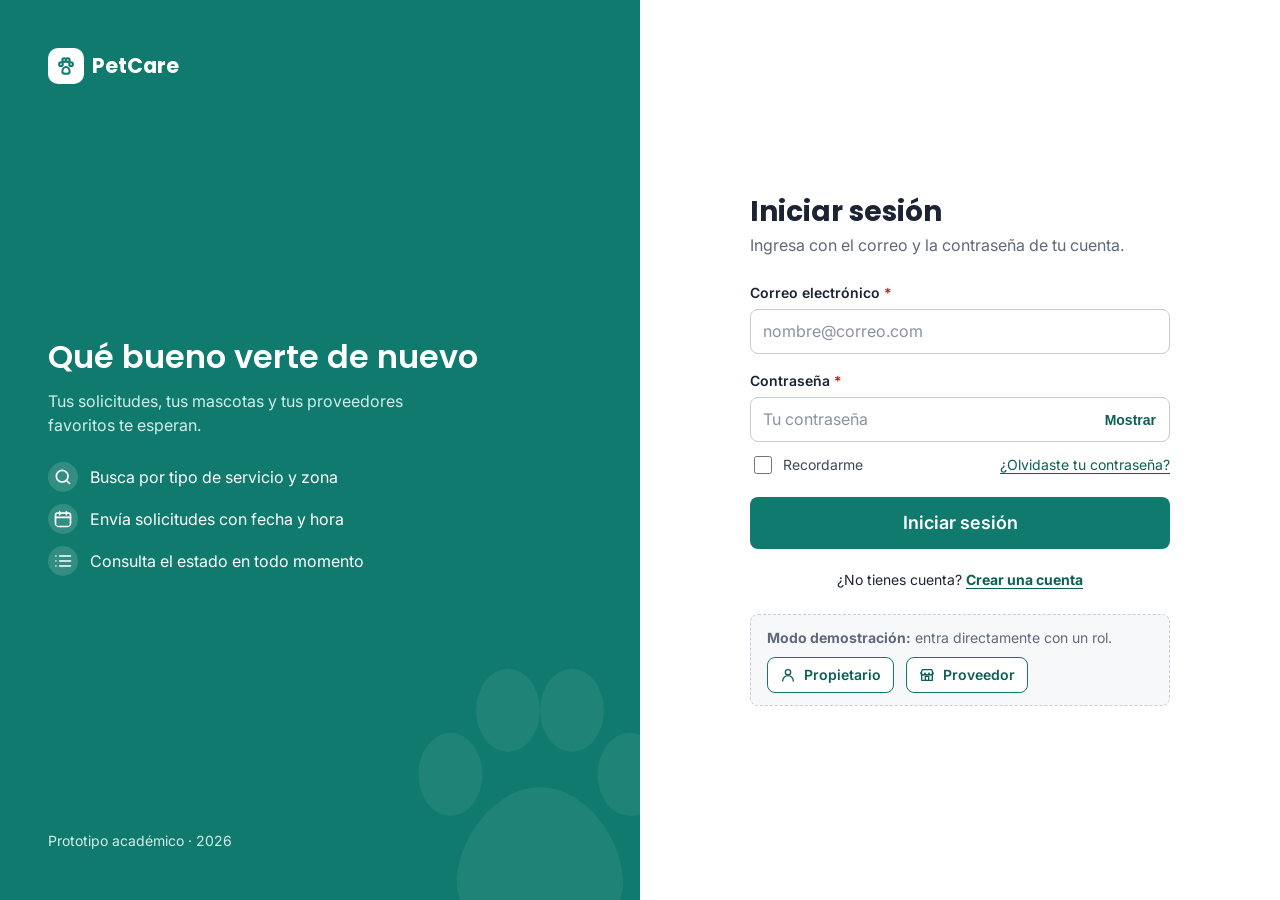
<file: login.html>
<!DOCTYPE html>
<html lang="es">
<head>
<meta charset="utf-8">
<meta name="viewport" content="width=device-width, initial-scale=1">
<title>Iniciar sesión · PetCare</title>
<meta name="description" content="PetCare: encuentra y solicita servicios para tu mascota en un solo lugar.">
<script>if(/[?&]wf=1/.test(location.search))document.documentElement.classList.add('wf');</script>
<link rel="preconnect" href="https://fonts.googleapis.com">
<link rel="preconnect" href="https://fonts.gstatic.com" crossorigin>
<link href="https://fonts.googleapis.com/css2?family=Inter:wght@400;500;600;700&family=Poppins:wght@500;600;700&display=swap" rel="stylesheet">
<link rel="stylesheet" href="assets/styles.css">
<link rel="stylesheet" href="assets/wireframe.css">
</head>
<body data-page="login">
<a class="skip-link" href="#contenido">Saltar al contenido</a>
<div class="auth">
<aside class="auth-aside"><a class="logo" href="index.html" aria-label="PetCare, ir al inicio"><span class="logo-mark"><svg class="icon" viewBox="0 0 24 24" aria-hidden="true"><circle cx="6.5" cy="10" r="2"/><circle cx="10" cy="5.5" r="2"/><circle cx="14" cy="5.5" r="2"/><circle cx="17.5" cy="10" r="2"/><path d="M8 18.5c0-3 1.8-5.5 4-5.5s4 2.5 4 5.5c0 1.5-1.8 2-4 2s-4-.5-4-2z"/></svg></span><span>Pet<b>Care</b></span></a>
  <div><h2>Qué bueno verte de nuevo</h2><p>Tus solicitudes, tus mascotas y tus proveedores favoritos te esperan.</p><ul><li><svg class="icon" viewBox="0 0 24 24" aria-hidden="true"><circle cx="11" cy="11" r="7"/><path d="M21 21l-4.3-4.3"/></svg><span>Busca por tipo de servicio y zona</span></li><li><svg class="icon" viewBox="0 0 24 24" aria-hidden="true"><rect x="3" y="5" width="18" height="16" rx="2"/><path d="M3 10h18M8 3v4M16 3v4"/></svg><span>Envía solicitudes con fecha y hora</span></li><li><svg class="icon" viewBox="0 0 24 24" aria-hidden="true"><path d="M8 6h13M8 12h13M8 18h13M3.5 6h.01M3.5 12h.01M3.5 18h.01"/></svg><span>Consulta el estado en todo momento</span></li></ul></div>
  <p class="small" style="margin:0;color:var(--primary-100)">Prototipo académico · 2026</p>
  <svg class="paw-deco" viewBox="0 0 100 100" aria-hidden="true"><ellipse cx="22" cy="42" rx="10" ry="13"/><ellipse cx="40" cy="22" rx="10" ry="13"/><ellipse cx="60" cy="22" rx="10" ry="13"/><ellipse cx="78" cy="42" rx="10" ry="13"/><path d="M50 46c-14 0-26 16-26 30 0 9 8 12 15 12 5 0 7-3 11-3s6 3 11 3c7 0 15-3 15-12 0-14-12-30-26-30z"/></svg>
</aside>
<main id="contenido" class="auth-main"><div class="auth-form">
  <span class="mobile-logo"><a class="logo" href="index.html" aria-label="PetCare, ir al inicio"><span class="logo-mark"><svg class="icon" viewBox="0 0 24 24" aria-hidden="true"><circle cx="6.5" cy="10" r="2"/><circle cx="10" cy="5.5" r="2"/><circle cx="14" cy="5.5" r="2"/><circle cx="17.5" cy="10" r="2"/><path d="M8 18.5c0-3 1.8-5.5 4-5.5s4 2.5 4 5.5c0 1.5-1.8 2-4 2s-4-.5-4-2z"/></svg></span><span>Pet<b>Care</b></span></a></span>
  <h1>Iniciar sesión</h1>
  <p class="sub">Ingresa con el correo y la contraseña de tu cuenta.</p>
  <div class="alert alert-danger" id="login-error" hidden tabindex="-1" role="alert" style="margin-bottom:16px"><svg class="icon" viewBox="0 0 24 24" aria-hidden="true"><circle cx="12" cy="12" r="9"/><path d="M12 7.5v5.5M12 16.5h.01"/></svg><div><strong>No pudimos iniciar sesión</strong>El correo o la contraseña no son correctos. Revisa los datos e inténtalo de nuevo.</div></div>
  <form id="login-form" novalidate>
    <div class="field" id="f-email"><label for="email">Correo electrónico <span class="req-mark" aria-hidden="true">*</span></label><input class="input" id="email" type="email" autocomplete="email" placeholder="nombre@correo.com" aria-describedby="email-help"><span class="error-msg"><svg class="icon icon-sm" viewBox="0 0 24 24" aria-hidden="true"><circle cx="12" cy="12" r="9"/><path d="M12 7.5v5.5M12 16.5h.01"/></svg><span>Escribe un correo válido</span></span></div>
    <div class="field" id="f-password"><label for="password">Contraseña <span class="req-mark" aria-hidden="true">*</span></label><div class="pw-wrap"><input class="input" id="password" type="password" autocomplete="current-password" placeholder="Tu contraseña"><button type="button" class="pw-toggle" aria-pressed="false">Mostrar</button></div><span class="error-msg"><svg class="icon icon-sm" viewBox="0 0 24 24" aria-hidden="true"><circle cx="12" cy="12" r="9"/><path d="M12 7.5v5.5M12 16.5h.01"/></svg><span>Escribe tu contraseña</span></span></div>
    <div class="row-between" style="margin:-4px 0 20px"><label class="check"><input type="checkbox"> Recordarme</label><a class="small" href="#" title="Fuera del alcance del MVP">¿Olvidaste tu contraseña?</a></div>
    <button class="btn btn-primary btn-block btn-lg" type="submit">Iniciar sesión</button>
  </form>
  <p class="small" style="text-align:center;margin-top:20px">¿No tienes cuenta? <a href="registro.html"><strong>Crear una cuenta</strong></a></p>
  <div class="demo-box"><strong>Modo demostración:</strong> entra directamente con un rol.
    <div class="row"><a class="btn btn-secondary btn-sm" href="panel-propietario.html"><svg class="icon icon-sm" viewBox="0 0 24 24" aria-hidden="true"><circle cx="12" cy="8" r="4"/><path d="M4 21a8 8 0 0 1 16 0"/></svg>Propietario</a><a class="btn btn-secondary btn-sm" href="panel-proveedor.html"><svg class="icon icon-sm" viewBox="0 0 24 24" aria-hidden="true"><path d="M3 9l2-5h14l2 5"/><path d="M4 9v11h16V9"/><path d="M9.5 20v-6h5v6"/><path d="M3 9a3 3 0 0 0 6 0 3 3 0 0 0 6 0 3 3 0 0 0 6 0"/></svg>Proveedor</a></div></div>
</div></main></div>
<script src="assets/icons.js"></script>
<script src="assets/data.js"></script>
<script src="assets/app.js"></script>
</body>
</html>
</file>
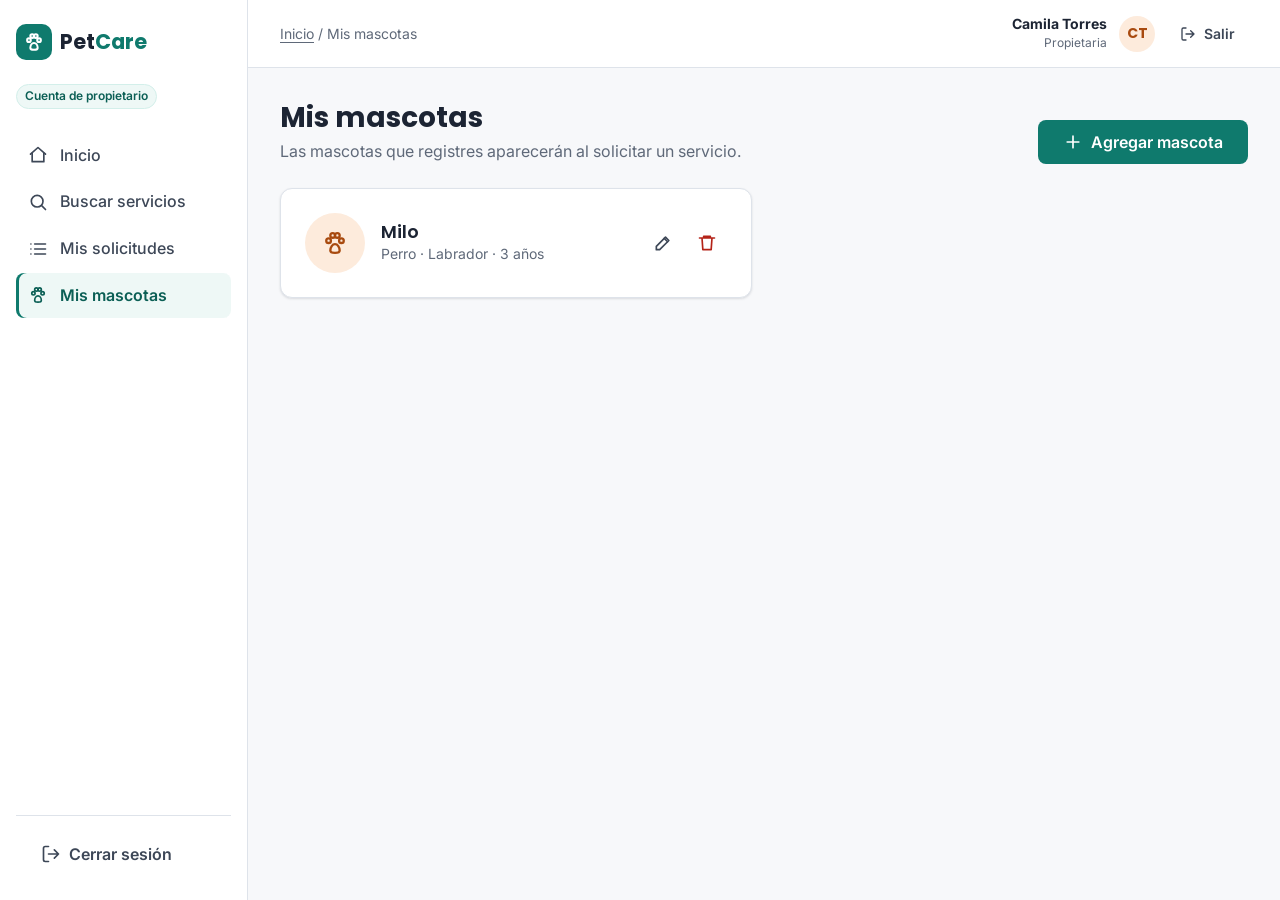
<file: mascotas.html>
<!DOCTYPE html>
<html lang="es">
<head>
<meta charset="utf-8">
<meta name="viewport" content="width=device-width, initial-scale=1">
<title>Mis mascotas · PetCare</title>
<meta name="description" content="PetCare: encuentra y solicita servicios para tu mascota en un solo lugar.">
<script>if(/[?&]wf=1/.test(location.search))document.documentElement.classList.add('wf');</script>
<link rel="preconnect" href="https://fonts.googleapis.com">
<link rel="preconnect" href="https://fonts.gstatic.com" crossorigin>
<link href="https://fonts.googleapis.com/css2?family=Inter:wght@400;500;600;700&family=Poppins:wght@500;600;700&display=swap" rel="stylesheet">
<link rel="stylesheet" href="assets/styles.css">
<link rel="stylesheet" href="assets/wireframe.css">
</head>
<body data-page="mascotas">
<a class="skip-link" href="#contenido">Saltar al contenido</a>
<div class="app">
  <aside class="sidebar" aria-label="Menú principal"><div class="sidebar-inner">
    <a class="logo" href="index.html" aria-label="PetCare, ir al inicio"><span class="logo-mark"><svg class="icon" viewBox="0 0 24 24" aria-hidden="true"><circle cx="6.5" cy="10" r="2"/><circle cx="10" cy="5.5" r="2"/><circle cx="14" cy="5.5" r="2"/><circle cx="17.5" cy="10" r="2"/><path d="M8 18.5c0-3 1.8-5.5 4-5.5s4 2.5 4 5.5c0 1.5-1.8 2-4 2s-4-.5-4-2z"/></svg></span><span>Pet<b>Care</b></span></a>
    <span class="role-tag">Cuenta de propietario</span>
    <nav class="side-nav"><a href="panel-propietario.html"><svg class="icon" viewBox="0 0 24 24" aria-hidden="true"><path d="M3 11l9-8 9 8"/><path d="M5 10v10h14V10"/></svg><span>Inicio</span></a><a href="buscar.html"><svg class="icon" viewBox="0 0 24 24" aria-hidden="true"><circle cx="11" cy="11" r="7"/><path d="M21 21l-4.3-4.3"/></svg><span>Buscar servicios</span></a><a href="solicitudes.html"><svg class="icon" viewBox="0 0 24 24" aria-hidden="true"><path d="M8 6h13M8 12h13M8 18h13M3.5 6h.01M3.5 12h.01M3.5 18h.01"/></svg><span>Mis solicitudes</span></a><a href="mascotas.html" aria-current="page"><svg class="icon" viewBox="0 0 24 24" aria-hidden="true"><circle cx="6.5" cy="10" r="2"/><circle cx="10" cy="5.5" r="2"/><circle cx="14" cy="5.5" r="2"/><circle cx="17.5" cy="10" r="2"/><path d="M8 18.5c0-3 1.8-5.5 4-5.5s4 2.5 4 5.5c0 1.5-1.8 2-4 2s-4-.5-4-2z"/></svg><span>Mis mascotas</span></a></nav>
    <div class="side-foot">
      <a class="btn btn-ghost btn-block" href="login.html" style="justify-content:flex-start"><svg class="icon" viewBox="0 0 24 24" aria-hidden="true"><path d="M9 21H5a2 2 0 0 1-2-2V5a2 2 0 0 1 2-2h4"/><path d="M16 17l5-5-5-5M21 12H9"/></svg>Cerrar sesión</a>
    </div>
  </div></aside>
  <div class="main">
    <header class="topbar">
      <span class="mobile-logo"><a class="logo" href="index.html" aria-label="PetCare, ir al inicio"><span class="logo-mark"><svg class="icon" viewBox="0 0 24 24" aria-hidden="true"><circle cx="6.5" cy="10" r="2"/><circle cx="10" cy="5.5" r="2"/><circle cx="14" cy="5.5" r="2"/><circle cx="17.5" cy="10" r="2"/><path d="M8 18.5c0-3 1.8-5.5 4-5.5s4 2.5 4 5.5c0 1.5-1.8 2-4 2s-4-.5-4-2z"/></svg></span><span>Pet<b>Care</b></span></a></span>
      <nav class="crumbs" aria-label="Ruta de navegación"><a href="panel-propietario.html">Inicio</a> / Mis mascotas</nav>
      <div class="user-chip">
        <div class="who"><strong>Camila Torres</strong><span>Propietaria</span></div>
        <div class="avatar avatar-sm av-orange" aria-hidden="true">CT</div>
        <a class="btn btn-ghost btn-sm logout-top" href="login.html"><svg class="icon icon-sm" viewBox="0 0 24 24" aria-hidden="true"><path d="M9 21H5a2 2 0 0 1-2-2V5a2 2 0 0 1 2-2h4"/><path d="M16 17l5-5-5-5M21 12H9"/></svg><span class="lo-txt">Salir</span></a>
      </div>
    </header>
    <main id="contenido" class="content">

<div class="page-head"><div><h1>Mis mascotas</h1><p>Las mascotas que registres aparecerán al solicitar un servicio.</p></div><button class="btn btn-primary" data-open="modal-pet"><svg class="icon" viewBox="0 0 24 24" aria-hidden="true"><path d="M12 5v14M5 12h14"/></svg>Agregar mascota</button></div>
<div class="alert alert-info" id="return-note" hidden style="margin-bottom:20px"><svg class="icon" viewBox="0 0 24 24" aria-hidden="true"><circle cx="12" cy="12" r="9"/><path d="M12 11v6M12 7.5h.01"/></svg><div><strong>Estás agregando una mascota para tu solicitud</strong>Al guardarla volverás automáticamente al formulario de reserva.</div></div>
<div class="grid grid-2" id="pet-list"></div>
<div class="modal-backdrop" id="modal-pet" role="dialog" aria-modal="true" aria-labelledby="pet-modal-title">
  <div class="modal ">
    <h2 id="pet-modal-title">Agregar mascota</h2>
    <form id="pet-form" novalidate>
  <div class="field" id="f-p-name"><label for="p-name">Nombre <span class="req-mark" aria-hidden="true">*</span></label><input class="input" id="p-name" placeholder="Ej.: Milo"><span class="error-msg"><svg class="icon icon-sm" viewBox="0 0 24 24" aria-hidden="true"><circle cx="12" cy="12" r="9"/><path d="M12 7.5v5.5M12 16.5h.01"/></svg><span>Escribe el nombre de tu mascota</span></span></div>
  <div class="grid grid-2" style="gap:16px">
  <div class="field" id="f-p-species"><label for="p-species">Especie <span class="req-mark" aria-hidden="true">*</span></label><select class="select" id="p-species"><option value="">Selecciona</option><option>Perro</option><option>Gato</option><option>Otro</option></select><span class="error-msg"><svg class="icon icon-sm" viewBox="0 0 24 24" aria-hidden="true"><circle cx="12" cy="12" r="9"/><path d="M12 7.5v5.5M12 16.5h.01"/></svg><span>Elige la especie</span></span></div>
  <div class="field" id="f-p-age"><label for="p-age">Edad (años) <span class="req-mark" aria-hidden="true">*</span></label><input class="input" id="p-age" type="number" min="0" max="30" inputmode="numeric"><span class="error-msg"><svg class="icon icon-sm" viewBox="0 0 24 24" aria-hidden="true"><circle cx="12" cy="12" r="9"/><path d="M12 7.5v5.5M12 16.5h.01"/></svg><span>Escribe una edad entre 0 y 30</span></span></div>
  </div>
  <div class="field" id="f-p-breed"><label for="p-breed">Raza</label><input class="input" id="p-breed" placeholder="Ej.: Labrador"><span class="help" id="p-breed-help">Opcional</span></div>
</form>
    <div class="modal-actions"><button class="btn btn-ghost" data-close>Cancelar</button><button class="btn btn-primary" type="submit" form="pet-form">Guardar</button></div>
  </div>
</div>
<div class="modal-backdrop" id="modal-del" role="dialog" aria-modal="true" aria-labelledby="modal-del-title">
  <div class="modal ">
    <h2 id="modal-del-title">¿Eliminar mascota?</h2>
    <p>Vas a eliminar a <strong id="del-name"></strong>. Sus solicitudes anteriores se conservan en el historial.</p>
    <div class="modal-actions"><button class="btn btn-ghost" data-close>Cancelar</button><button class="btn btn-danger" id="confirm-del">Eliminar</button></div>
  </div>
</div>

    </main>
  </div>
</div>
<nav class="tabbar" style="--tabs:4" aria-label="Menú principal móvil"><a href="panel-propietario.html"><svg class="icon" viewBox="0 0 24 24" aria-hidden="true"><path d="M3 11l9-8 9 8"/><path d="M5 10v10h14V10"/></svg><span>Inicio</span></a><a href="buscar.html"><svg class="icon" viewBox="0 0 24 24" aria-hidden="true"><circle cx="11" cy="11" r="7"/><path d="M21 21l-4.3-4.3"/></svg><span>Buscar</span></a><a href="solicitudes.html"><svg class="icon" viewBox="0 0 24 24" aria-hidden="true"><path d="M8 6h13M8 12h13M8 18h13M3.5 6h.01M3.5 12h.01M3.5 18h.01"/></svg><span>Solicitudes</span></a><a href="mascotas.html" aria-current="page"><svg class="icon" viewBox="0 0 24 24" aria-hidden="true"><circle cx="6.5" cy="10" r="2"/><circle cx="10" cy="5.5" r="2"/><circle cx="14" cy="5.5" r="2"/><circle cx="17.5" cy="10" r="2"/><path d="M8 18.5c0-3 1.8-5.5 4-5.5s4 2.5 4 5.5c0 1.5-1.8 2-4 2s-4-.5-4-2z"/></svg><span>Mascotas</span></a></nav>
<script src="assets/icons.js"></script>
<script src="assets/data.js"></script>
<script src="assets/app.js"></script>
</body>
</html>
</file>
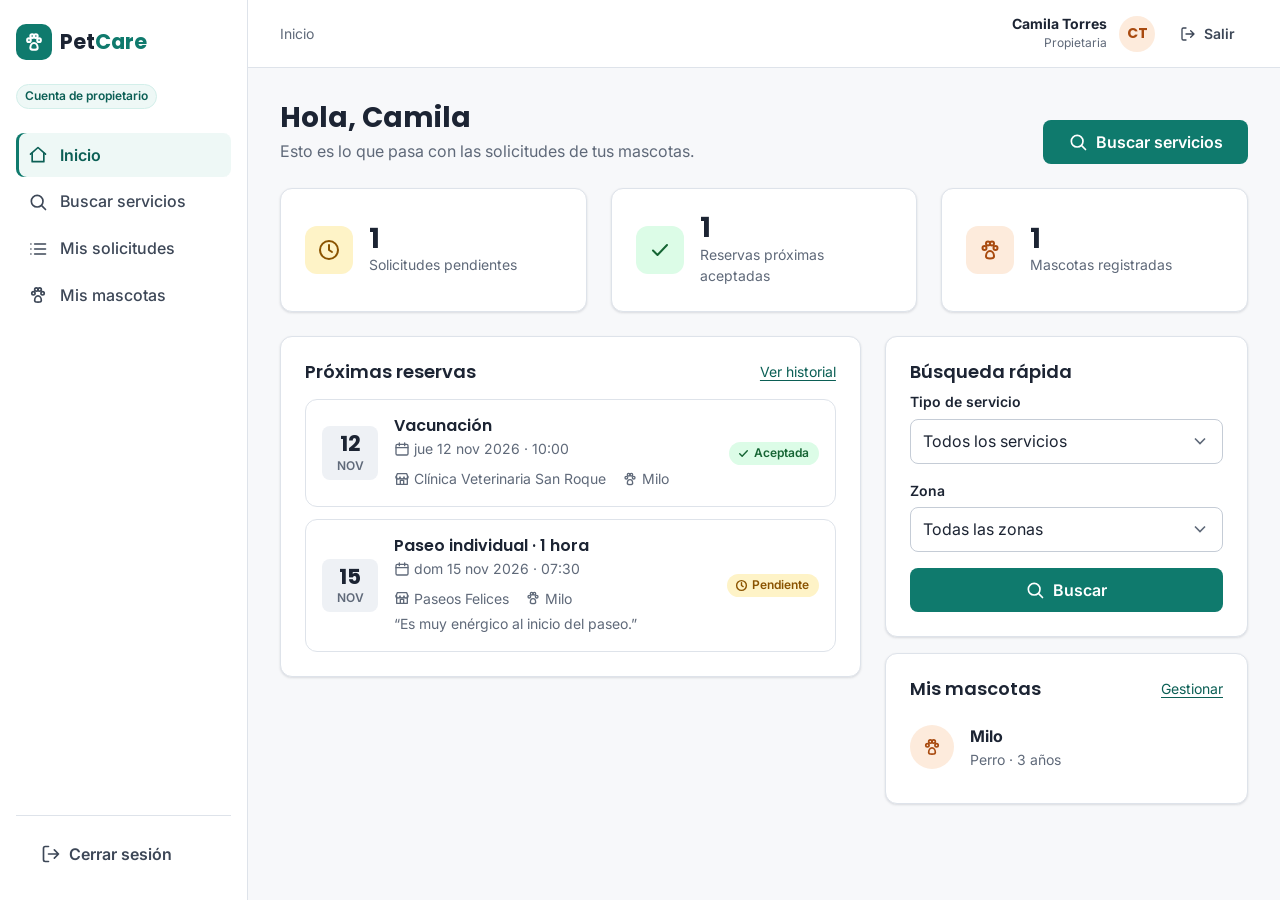
<file: panel-propietario.html>
<!DOCTYPE html>
<html lang="es">
<head>
<meta charset="utf-8">
<meta name="viewport" content="width=device-width, initial-scale=1">
<title>Inicio · PetCare</title>
<meta name="description" content="PetCare: encuentra y solicita servicios para tu mascota en un solo lugar.">
<script>if(/[?&]wf=1/.test(location.search))document.documentElement.classList.add('wf');</script>
<link rel="preconnect" href="https://fonts.googleapis.com">
<link rel="preconnect" href="https://fonts.gstatic.com" crossorigin>
<link href="https://fonts.googleapis.com/css2?family=Inter:wght@400;500;600;700&family=Poppins:wght@500;600;700&display=swap" rel="stylesheet">
<link rel="stylesheet" href="assets/styles.css">
<link rel="stylesheet" href="assets/wireframe.css">
</head>
<body data-page="panel-propietario">
<a class="skip-link" href="#contenido">Saltar al contenido</a>
<div class="app">
  <aside class="sidebar" aria-label="Menú principal"><div class="sidebar-inner">
    <a class="logo" href="index.html" aria-label="PetCare, ir al inicio"><span class="logo-mark"><svg class="icon" viewBox="0 0 24 24" aria-hidden="true"><circle cx="6.5" cy="10" r="2"/><circle cx="10" cy="5.5" r="2"/><circle cx="14" cy="5.5" r="2"/><circle cx="17.5" cy="10" r="2"/><path d="M8 18.5c0-3 1.8-5.5 4-5.5s4 2.5 4 5.5c0 1.5-1.8 2-4 2s-4-.5-4-2z"/></svg></span><span>Pet<b>Care</b></span></a>
    <span class="role-tag">Cuenta de propietario</span>
    <nav class="side-nav"><a href="panel-propietario.html" aria-current="page"><svg class="icon" viewBox="0 0 24 24" aria-hidden="true"><path d="M3 11l9-8 9 8"/><path d="M5 10v10h14V10"/></svg><span>Inicio</span></a><a href="buscar.html"><svg class="icon" viewBox="0 0 24 24" aria-hidden="true"><circle cx="11" cy="11" r="7"/><path d="M21 21l-4.3-4.3"/></svg><span>Buscar servicios</span></a><a href="solicitudes.html"><svg class="icon" viewBox="0 0 24 24" aria-hidden="true"><path d="M8 6h13M8 12h13M8 18h13M3.5 6h.01M3.5 12h.01M3.5 18h.01"/></svg><span>Mis solicitudes</span></a><a href="mascotas.html"><svg class="icon" viewBox="0 0 24 24" aria-hidden="true"><circle cx="6.5" cy="10" r="2"/><circle cx="10" cy="5.5" r="2"/><circle cx="14" cy="5.5" r="2"/><circle cx="17.5" cy="10" r="2"/><path d="M8 18.5c0-3 1.8-5.5 4-5.5s4 2.5 4 5.5c0 1.5-1.8 2-4 2s-4-.5-4-2z"/></svg><span>Mis mascotas</span></a></nav>
    <div class="side-foot">
      <a class="btn btn-ghost btn-block" href="login.html" style="justify-content:flex-start"><svg class="icon" viewBox="0 0 24 24" aria-hidden="true"><path d="M9 21H5a2 2 0 0 1-2-2V5a2 2 0 0 1 2-2h4"/><path d="M16 17l5-5-5-5M21 12H9"/></svg>Cerrar sesión</a>
    </div>
  </div></aside>
  <div class="main">
    <header class="topbar">
      <span class="mobile-logo"><a class="logo" href="index.html" aria-label="PetCare, ir al inicio"><span class="logo-mark"><svg class="icon" viewBox="0 0 24 24" aria-hidden="true"><circle cx="6.5" cy="10" r="2"/><circle cx="10" cy="5.5" r="2"/><circle cx="14" cy="5.5" r="2"/><circle cx="17.5" cy="10" r="2"/><path d="M8 18.5c0-3 1.8-5.5 4-5.5s4 2.5 4 5.5c0 1.5-1.8 2-4 2s-4-.5-4-2z"/></svg></span><span>Pet<b>Care</b></span></a></span>
      <nav class="crumbs" aria-label="Ruta de navegación">Inicio</nav>
      <div class="user-chip">
        <div class="who"><strong>Camila Torres</strong><span>Propietaria</span></div>
        <div class="avatar avatar-sm av-orange" aria-hidden="true">CT</div>
        <a class="btn btn-ghost btn-sm logout-top" href="login.html"><svg class="icon icon-sm" viewBox="0 0 24 24" aria-hidden="true"><path d="M9 21H5a2 2 0 0 1-2-2V5a2 2 0 0 1 2-2h4"/><path d="M16 17l5-5-5-5M21 12H9"/></svg><span class="lo-txt">Salir</span></a>
      </div>
    </header>
    <main id="contenido" class="content">

<div class="alert alert-success" id="welcome-new" hidden style="margin-bottom:20px"><svg class="icon" viewBox="0 0 24 24" aria-hidden="true"><path d="M5 12.5l4.5 4.5L19 7"/></svg><div><strong>¡Tu cuenta fue creada!</strong>Registra a tu mascota y busca tu primer servicio.<div class="row" style="margin-top:8px"><a class="btn btn-primary btn-sm" href="mascotas.html?nueva=1"><svg class="icon icon-sm" viewBox="0 0 24 24" aria-hidden="true"><path d="M12 5v14M5 12h14"/></svg>Agregar mascota</a><a class="btn btn-secondary btn-sm" href="buscar.html">Buscar servicios</a></div></div></div>
<div class="page-head"><div><h1>Hola, Camila</h1><p>Esto es lo que pasa con las solicitudes de tus mascotas.</p></div>
  <a class="btn btn-primary" href="buscar.html"><svg class="icon" viewBox="0 0 24 24" aria-hidden="true"><circle cx="11" cy="11" r="7"/><path d="M21 21l-4.3-4.3"/></svg>Buscar servicios</a></div>
<div class="grid grid-3" style="margin-bottom:24px">
  <a class="card stat" href="solicitudes.html?estado=pendiente" style="text-decoration:none;color:inherit"><div class="stat-ico tone-warning"><svg class="icon" viewBox="0 0 24 24" aria-hidden="true"><circle cx="12" cy="12" r="9"/><path d="M12 7v5l3 2"/></svg></div><div><div class="num" id="st-pend">0</div><div class="lbl">Solicitudes pendientes</div></div></a>
  <a class="card stat" href="solicitudes.html?estado=aceptada" style="text-decoration:none;color:inherit"><div class="stat-ico tone-success"><svg class="icon" viewBox="0 0 24 24" aria-hidden="true"><path d="M5 12.5l4.5 4.5L19 7"/></svg></div><div><div class="num" id="st-acc">0</div><div class="lbl">Reservas próximas aceptadas</div></div></a>
  <a class="card stat" href="mascotas.html" style="text-decoration:none;color:inherit"><div class="stat-ico tone-accent"><svg class="icon" viewBox="0 0 24 24" aria-hidden="true"><circle cx="6.5" cy="10" r="2"/><circle cx="10" cy="5.5" r="2"/><circle cx="14" cy="5.5" r="2"/><circle cx="17.5" cy="10" r="2"/><path d="M8 18.5c0-3 1.8-5.5 4-5.5s4 2.5 4 5.5c0 1.5-1.8 2-4 2s-4-.5-4-2z"/></svg></div><div><div class="num" id="st-pets">0</div><div class="lbl">Mascotas registradas</div></div></a>
</div>
<div class="split">
  <section class="card" aria-labelledby="up-title"><div class="card-head"><h2 id="up-title">Próximas reservas</h2><a class="small" href="solicitudes.html">Ver historial</a></div>
    <div class="req-list" id="upcoming"></div></section>
  <div class="stack">
    <section class="card" aria-labelledby="qs-title"><h2 id="qs-title" style="font-size:1.125rem">Búsqueda rápida</h2>
      <form id="quick-search" role="search">
        <div class="field"><label for="qs-type">Tipo de servicio</label><select class="select" id="qs-type"><option value="">Todos los servicios</option><option value="veterinaria">Veterinaria</option><option value="peluqueria">Peluquería</option><option value="paseo">Paseo</option><option value="cuidado">Cuidado temporal</option></select></div>
        <div class="field"><label for="qs-zone">Zona</label><select class="select" id="qs-zone"><option value="">Todas las zonas</option><option value="Chapinero">Chapinero</option><option value="Usaquén">Usaquén</option><option value="Suba">Suba</option><option value="Teusaquillo">Teusaquillo</option><option value="Kennedy">Kennedy</option></select></div>
        <button class="btn btn-primary btn-block" type="submit"><svg class="icon" viewBox="0 0 24 24" aria-hidden="true"><circle cx="11" cy="11" r="7"/><path d="M21 21l-4.3-4.3"/></svg>Buscar</button></form></section>
    <section class="card" aria-labelledby="pm-title"><div class="card-head"><h2 id="pm-title">Mis mascotas</h2><a class="small" href="mascotas.html">Gestionar</a></div><div id="pets-mini"></div></section>
  </div>
</div>

    </main>
  </div>
</div>
<nav class="tabbar" style="--tabs:4" aria-label="Menú principal móvil"><a href="panel-propietario.html" aria-current="page"><svg class="icon" viewBox="0 0 24 24" aria-hidden="true"><path d="M3 11l9-8 9 8"/><path d="M5 10v10h14V10"/></svg><span>Inicio</span></a><a href="buscar.html"><svg class="icon" viewBox="0 0 24 24" aria-hidden="true"><circle cx="11" cy="11" r="7"/><path d="M21 21l-4.3-4.3"/></svg><span>Buscar</span></a><a href="solicitudes.html"><svg class="icon" viewBox="0 0 24 24" aria-hidden="true"><path d="M8 6h13M8 12h13M8 18h13M3.5 6h.01M3.5 12h.01M3.5 18h.01"/></svg><span>Solicitudes</span></a><a href="mascotas.html"><svg class="icon" viewBox="0 0 24 24" aria-hidden="true"><circle cx="6.5" cy="10" r="2"/><circle cx="10" cy="5.5" r="2"/><circle cx="14" cy="5.5" r="2"/><circle cx="17.5" cy="10" r="2"/><path d="M8 18.5c0-3 1.8-5.5 4-5.5s4 2.5 4 5.5c0 1.5-1.8 2-4 2s-4-.5-4-2z"/></svg><span>Mascotas</span></a></nav>
<script src="assets/icons.js"></script>
<script src="assets/data.js"></script>
<script src="assets/app.js"></script>
</body>
</html>
</file>
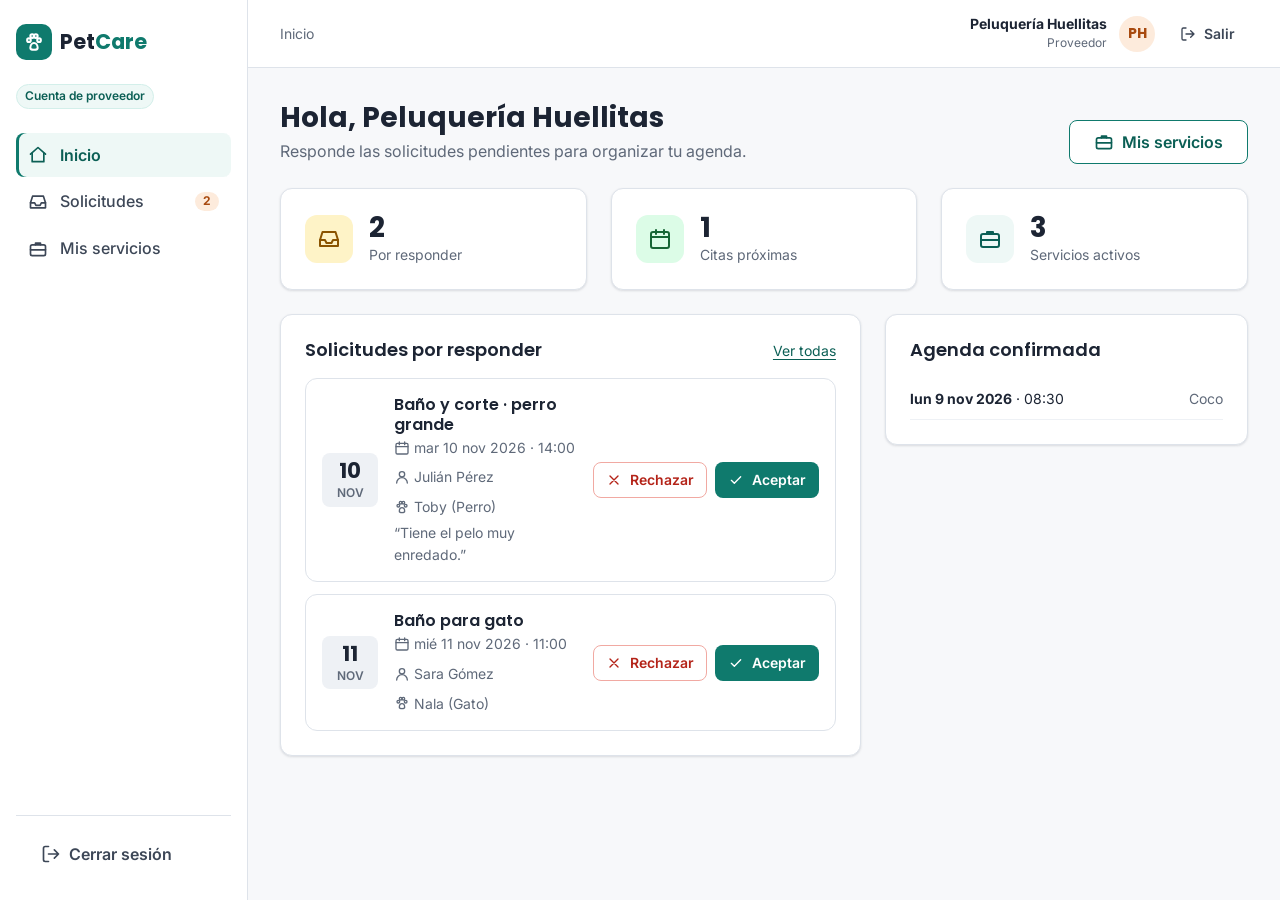
<file: panel-proveedor.html>
<!DOCTYPE html>
<html lang="es">
<head>
<meta charset="utf-8">
<meta name="viewport" content="width=device-width, initial-scale=1">
<title>Panel del proveedor · PetCare</title>
<meta name="description" content="PetCare: encuentra y solicita servicios para tu mascota en un solo lugar.">
<script>if(/[?&]wf=1/.test(location.search))document.documentElement.classList.add('wf');</script>
<link rel="preconnect" href="https://fonts.googleapis.com">
<link rel="preconnect" href="https://fonts.gstatic.com" crossorigin>
<link href="https://fonts.googleapis.com/css2?family=Inter:wght@400;500;600;700&family=Poppins:wght@500;600;700&display=swap" rel="stylesheet">
<link rel="stylesheet" href="assets/styles.css">
<link rel="stylesheet" href="assets/wireframe.css">
</head>
<body data-page="panel-proveedor">
<a class="skip-link" href="#contenido">Saltar al contenido</a>
<div class="app">
  <aside class="sidebar" aria-label="Menú principal"><div class="sidebar-inner">
    <a class="logo" href="index.html" aria-label="PetCare, ir al inicio"><span class="logo-mark"><svg class="icon" viewBox="0 0 24 24" aria-hidden="true"><circle cx="6.5" cy="10" r="2"/><circle cx="10" cy="5.5" r="2"/><circle cx="14" cy="5.5" r="2"/><circle cx="17.5" cy="10" r="2"/><path d="M8 18.5c0-3 1.8-5.5 4-5.5s4 2.5 4 5.5c0 1.5-1.8 2-4 2s-4-.5-4-2z"/></svg></span><span>Pet<b>Care</b></span></a>
    <span class="role-tag">Cuenta de proveedor</span>
    <nav class="side-nav"><a href="panel-proveedor.html" aria-current="page"><svg class="icon" viewBox="0 0 24 24" aria-hidden="true"><path d="M3 11l9-8 9 8"/><path d="M5 10v10h14V10"/></svg><span>Inicio</span></a><a href="solicitudes-recibidas.html"><svg class="icon" viewBox="0 0 24 24" aria-hidden="true"><path d="M3 13h5l1.5 3h5l1.5-3h5"/><path d="M5.5 5h13L21 13v6H3v-6z"/></svg><span>Solicitudes</span><span class="count" data-count="prov-pending" hidden>0</span></a><a href="servicios.html"><svg class="icon" viewBox="0 0 24 24" aria-hidden="true"><rect x="3" y="7" width="18" height="13" rx="2"/><path d="M9 7V5h6v2M3 13h18"/></svg><span>Mis servicios</span></a></nav>
    <div class="side-foot">
      <a class="btn btn-ghost btn-block" href="login.html" style="justify-content:flex-start"><svg class="icon" viewBox="0 0 24 24" aria-hidden="true"><path d="M9 21H5a2 2 0 0 1-2-2V5a2 2 0 0 1 2-2h4"/><path d="M16 17l5-5-5-5M21 12H9"/></svg>Cerrar sesión</a>
    </div>
  </div></aside>
  <div class="main">
    <header class="topbar">
      <span class="mobile-logo"><a class="logo" href="index.html" aria-label="PetCare, ir al inicio"><span class="logo-mark"><svg class="icon" viewBox="0 0 24 24" aria-hidden="true"><circle cx="6.5" cy="10" r="2"/><circle cx="10" cy="5.5" r="2"/><circle cx="14" cy="5.5" r="2"/><circle cx="17.5" cy="10" r="2"/><path d="M8 18.5c0-3 1.8-5.5 4-5.5s4 2.5 4 5.5c0 1.5-1.8 2-4 2s-4-.5-4-2z"/></svg></span><span>Pet<b>Care</b></span></a></span>
      <nav class="crumbs" aria-label="Ruta de navegación">Inicio</nav>
      <div class="user-chip">
        <div class="who"><strong>Peluquería Huellitas</strong><span>Proveedor</span></div>
        <div class="avatar avatar-sm av-orange" aria-hidden="true">PH</div>
        <a class="btn btn-ghost btn-sm logout-top" href="login.html"><svg class="icon icon-sm" viewBox="0 0 24 24" aria-hidden="true"><path d="M9 21H5a2 2 0 0 1-2-2V5a2 2 0 0 1 2-2h4"/><path d="M16 17l5-5-5-5M21 12H9"/></svg><span class="lo-txt">Salir</span></a>
      </div>
    </header>
    <main id="contenido" class="content">

<div class="alert alert-success" id="welcome-new" hidden style="margin-bottom:20px"><svg class="icon" viewBox="0 0 24 24" aria-hidden="true"><path d="M5 12.5l4.5 4.5L19 7"/></svg><div><strong>¡Tu cuenta de proveedor fue creada!</strong>Publica tu primer servicio para aparecer en la búsqueda.</div></div>
<div class="page-head"><div><h1>Hola, Peluquería Huellitas</h1><p>Responde las solicitudes pendientes para organizar tu agenda.</p></div><a class="btn btn-secondary" href="servicios.html"><svg class="icon" viewBox="0 0 24 24" aria-hidden="true"><rect x="3" y="7" width="18" height="13" rx="2"/><path d="M9 7V5h6v2M3 13h18"/></svg>Mis servicios</a></div>
<div class="grid grid-3" style="margin-bottom:24px">
  <a class="card stat" href="solicitudes-recibidas.html?estado=pendiente" style="text-decoration:none;color:inherit"><div class="stat-ico tone-warning"><svg class="icon" viewBox="0 0 24 24" aria-hidden="true"><path d="M3 13h5l1.5 3h5l1.5-3h5"/><path d="M5.5 5h13L21 13v6H3v-6z"/></svg></div><div><div class="num" id="st-pend">0</div><div class="lbl">Por responder</div></div></a>
  <a class="card stat" href="solicitudes-recibidas.html?estado=aceptada" style="text-decoration:none;color:inherit"><div class="stat-ico tone-success"><svg class="icon" viewBox="0 0 24 24" aria-hidden="true"><rect x="3" y="5" width="18" height="16" rx="2"/><path d="M3 10h18M8 3v4M16 3v4"/></svg></div><div><div class="num" id="st-acc">0</div><div class="lbl">Citas próximas</div></div></a>
  <a class="card stat" href="servicios.html" style="text-decoration:none;color:inherit"><div class="stat-ico tone-primary"><svg class="icon" viewBox="0 0 24 24" aria-hidden="true"><rect x="3" y="7" width="18" height="13" rx="2"/><path d="M9 7V5h6v2M3 13h18"/></svg></div><div><div class="num" id="st-serv">0</div><div class="lbl">Servicios activos</div></div></a>
</div>
<div class="split">
  <section class="card" aria-labelledby="pend-t"><div class="card-head"><h2 id="pend-t">Solicitudes por responder</h2><a class="small" href="solicitudes-recibidas.html?estado=todas">Ver todas</a></div><div class="req-list" id="pending-list" aria-live="polite"></div></section>
  <section class="card" aria-labelledby="ag-t"><div class="card-head"><h2 id="ag-t">Agenda confirmada</h2></div><div id="agenda"></div></section>
</div>
<div class="modal-backdrop" id="modal-reject" role="dialog" aria-modal="true" aria-labelledby="modal-reject-title">
  <div class="modal ">
    <h2 id="modal-reject-title">¿Rechazar esta solicitud?</h2>
    <p class="muted" id="reject-detail"></p><p class="small">El propietario verá el estado <strong>Rechazada</strong> en su historial. Esta acción no se puede deshacer.</p>
    <div class="modal-actions"><button class="btn btn-ghost" data-close>Cancelar</button><button class="btn btn-danger" id="confirm-reject">Sí, rechazar</button></div>
  </div>
</div>

    </main>
  </div>
</div>
<nav class="tabbar" style="--tabs:3" aria-label="Menú principal móvil"><a href="panel-proveedor.html" aria-current="page"><svg class="icon" viewBox="0 0 24 24" aria-hidden="true"><path d="M3 11l9-8 9 8"/><path d="M5 10v10h14V10"/></svg><span>Inicio</span></a><a href="solicitudes-recibidas.html"><svg class="icon" viewBox="0 0 24 24" aria-hidden="true"><path d="M3 13h5l1.5 3h5l1.5-3h5"/><path d="M5.5 5h13L21 13v6H3v-6z"/></svg><span>Solicitudes</span></a><a href="servicios.html"><svg class="icon" viewBox="0 0 24 24" aria-hidden="true"><rect x="3" y="7" width="18" height="13" rx="2"/><path d="M9 7V5h6v2M3 13h18"/></svg><span>Servicios</span></a></nav>
<script src="assets/icons.js"></script>
<script src="assets/data.js"></script>
<script src="assets/app.js"></script>
</body>
</html>
</file>
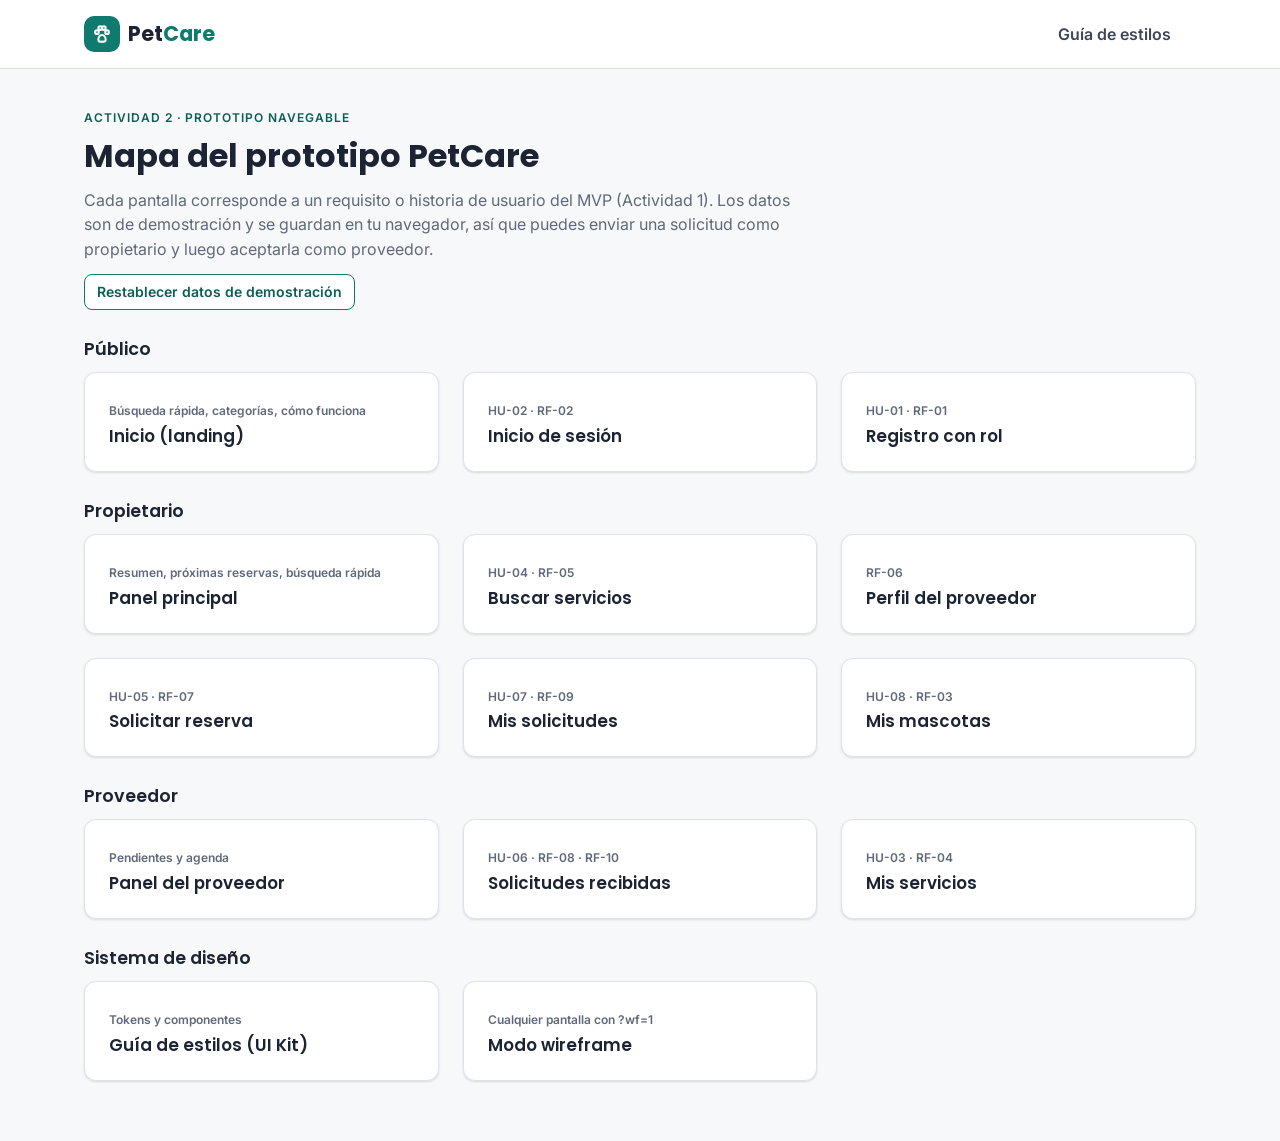
<file: prototipo.html>
<!DOCTYPE html>
<html lang="es">
<head>
<meta charset="utf-8">
<meta name="viewport" content="width=device-width, initial-scale=1">
<title>Mapa del prototipo · PetCare</title>
<meta name="description" content="PetCare: encuentra y solicita servicios para tu mascota en un solo lugar.">
<script>if(/[?&]wf=1/.test(location.search))document.documentElement.classList.add('wf');</script>
<link rel="preconnect" href="https://fonts.googleapis.com">
<link rel="preconnect" href="https://fonts.gstatic.com" crossorigin>
<link href="https://fonts.googleapis.com/css2?family=Inter:wght@400;500;600;700&family=Poppins:wght@500;600;700&display=swap" rel="stylesheet">
<link rel="stylesheet" href="assets/styles.css">
<link rel="stylesheet" href="assets/wireframe.css">
</head>
<body data-page="prototipo">
<a class="skip-link" href="#contenido">Saltar al contenido</a>
<header class="topnav"><div class="container"><a class="logo" href="index.html" aria-label="PetCare, ir al inicio"><span class="logo-mark"><svg class="icon" viewBox="0 0 24 24" aria-hidden="true"><circle cx="6.5" cy="10" r="2"/><circle cx="10" cy="5.5" r="2"/><circle cx="14" cy="5.5" r="2"/><circle cx="17.5" cy="10" r="2"/><path d="M8 18.5c0-3 1.8-5.5 4-5.5s4 2.5 4 5.5c0 1.5-1.8 2-4 2s-4-.5-4-2z"/></svg></span><span>Pet<b>Care</b></span></a><nav><a class="btn btn-ghost" href="estilos.html">Guía de estilos</a></nav></div></header>
<main id="contenido" class="container proto-map" style="padding-top:40px;padding-bottom:60px">
<span class="eyebrow">Actividad 2 · Prototipo navegable</span><h1>Mapa del prototipo PetCare</h1>
<p class="muted" style="max-width:720px">Cada pantalla corresponde a un requisito o historia de usuario del MVP (Actividad 1). Los datos son de demostración y se guardan en tu navegador, así que puedes enviar una solicitud como propietario y luego aceptarla como proveedor.</p>
<div class="row"><button class="btn btn-secondary btn-sm" id="reset-demo">Restablecer datos de demostración</button></div>
<h2 style="font-size:1.1rem;margin:28px 0 12px">Público</h2><div class="grid grid-3"><a class="card" href="index.html"><span class="tag">Búsqueda rápida, categorías, cómo funciona</span><h3 style="font-size:1.05rem;margin:4px 0 0">Inicio (landing)</h3></a><a class="card" href="login.html"><span class="tag">HU-02 · RF-02</span><h3 style="font-size:1.05rem;margin:4px 0 0">Inicio de sesión</h3></a><a class="card" href="registro.html"><span class="tag">HU-01 · RF-01</span><h3 style="font-size:1.05rem;margin:4px 0 0">Registro con rol</h3></a></div><h2 style="font-size:1.1rem;margin:28px 0 12px">Propietario</h2><div class="grid grid-3"><a class="card" href="panel-propietario.html"><span class="tag">Resumen, próximas reservas, búsqueda rápida</span><h3 style="font-size:1.05rem;margin:4px 0 0">Panel principal</h3></a><a class="card" href="buscar.html"><span class="tag">HU-04 · RF-05</span><h3 style="font-size:1.05rem;margin:4px 0 0">Buscar servicios</h3></a><a class="card" href="proveedor.html?id=p5"><span class="tag">RF-06</span><h3 style="font-size:1.05rem;margin:4px 0 0">Perfil del proveedor</h3></a><a class="card" href="solicitud.html?prov=p5&serv=s51"><span class="tag">HU-05 · RF-07</span><h3 style="font-size:1.05rem;margin:4px 0 0">Solicitar reserva</h3></a><a class="card" href="solicitudes.html"><span class="tag">HU-07 · RF-09</span><h3 style="font-size:1.05rem;margin:4px 0 0">Mis solicitudes</h3></a><a class="card" href="mascotas.html"><span class="tag">HU-08 · RF-03</span><h3 style="font-size:1.05rem;margin:4px 0 0">Mis mascotas</h3></a></div><h2 style="font-size:1.1rem;margin:28px 0 12px">Proveedor</h2><div class="grid grid-3"><a class="card" href="panel-proveedor.html"><span class="tag">Pendientes y agenda</span><h3 style="font-size:1.05rem;margin:4px 0 0">Panel del proveedor</h3></a><a class="card" href="solicitudes-recibidas.html"><span class="tag">HU-06 · RF-08 · RF-10</span><h3 style="font-size:1.05rem;margin:4px 0 0">Solicitudes recibidas</h3></a><a class="card" href="servicios.html"><span class="tag">HU-03 · RF-04</span><h3 style="font-size:1.05rem;margin:4px 0 0">Mis servicios</h3></a></div><h2 style="font-size:1.1rem;margin:28px 0 12px">Sistema de diseño</h2><div class="grid grid-3"><a class="card" href="estilos.html"><span class="tag">Tokens y componentes</span><h3 style="font-size:1.05rem;margin:4px 0 0">Guía de estilos (UI Kit)</h3></a><a class="card" href="index.html?wf=1"><span class="tag">Cualquier pantalla con ?wf=1</span><h3 style="font-size:1.05rem;margin:4px 0 0">Modo wireframe</h3></a></div>
</main>
<script src="assets/icons.js"></script>
<script src="assets/data.js"></script>
<script src="assets/app.js"></script>
</body>
</html>
</file>
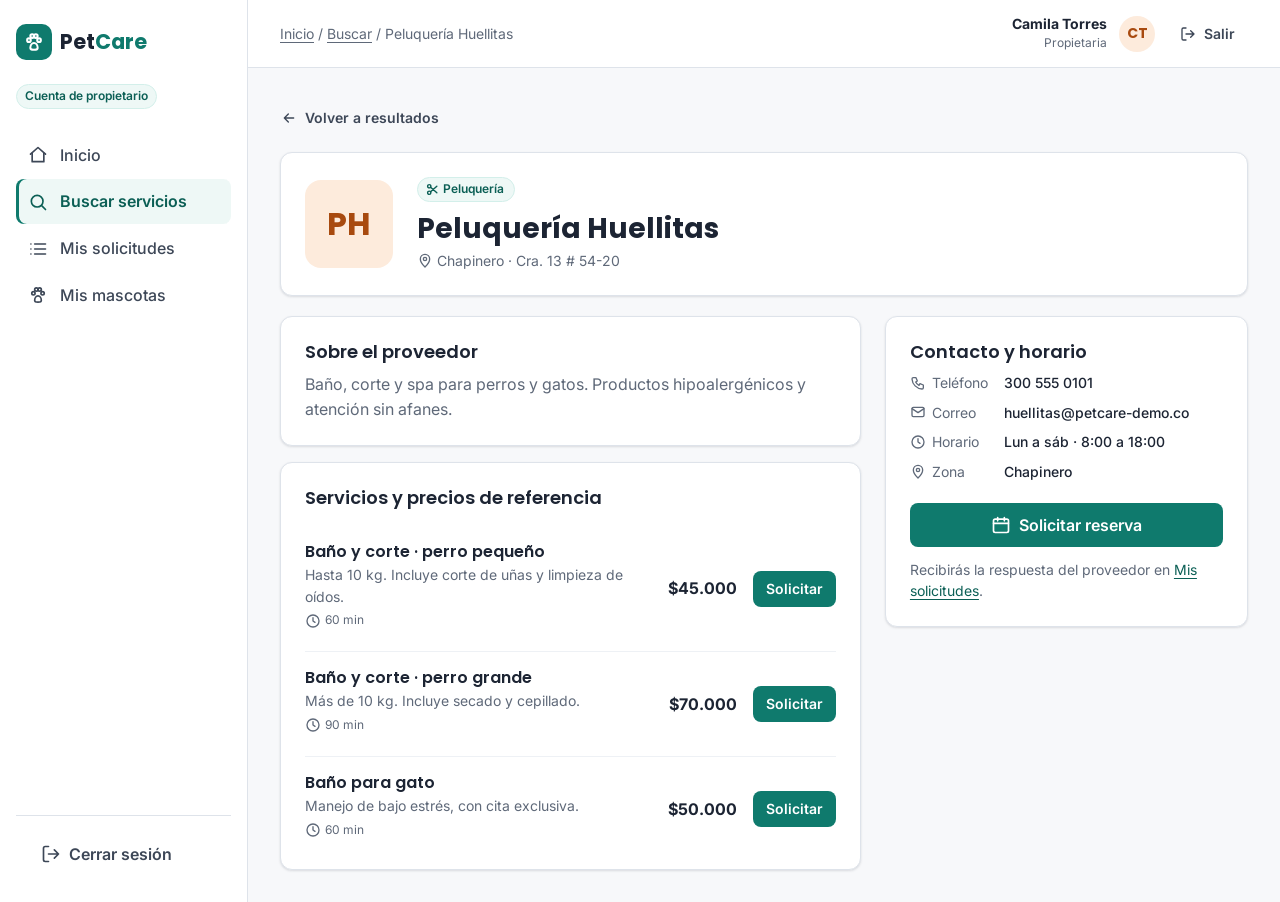
<file: proveedor.html>
<!DOCTYPE html>
<html lang="es">
<head>
<meta charset="utf-8">
<meta name="viewport" content="width=device-width, initial-scale=1">
<title>Perfil del proveedor · PetCare</title>
<meta name="description" content="PetCare: encuentra y solicita servicios para tu mascota en un solo lugar.">
<script>if(/[?&]wf=1/.test(location.search))document.documentElement.classList.add('wf');</script>
<link rel="preconnect" href="https://fonts.googleapis.com">
<link rel="preconnect" href="https://fonts.gstatic.com" crossorigin>
<link href="https://fonts.googleapis.com/css2?family=Inter:wght@400;500;600;700&family=Poppins:wght@500;600;700&display=swap" rel="stylesheet">
<link rel="stylesheet" href="assets/styles.css">
<link rel="stylesheet" href="assets/wireframe.css">
</head>
<body data-page="proveedor">
<a class="skip-link" href="#contenido">Saltar al contenido</a>
<div class="app">
  <aside class="sidebar" aria-label="Menú principal"><div class="sidebar-inner">
    <a class="logo" href="index.html" aria-label="PetCare, ir al inicio"><span class="logo-mark"><svg class="icon" viewBox="0 0 24 24" aria-hidden="true"><circle cx="6.5" cy="10" r="2"/><circle cx="10" cy="5.5" r="2"/><circle cx="14" cy="5.5" r="2"/><circle cx="17.5" cy="10" r="2"/><path d="M8 18.5c0-3 1.8-5.5 4-5.5s4 2.5 4 5.5c0 1.5-1.8 2-4 2s-4-.5-4-2z"/></svg></span><span>Pet<b>Care</b></span></a>
    <span class="role-tag">Cuenta de propietario</span>
    <nav class="side-nav"><a href="panel-propietario.html"><svg class="icon" viewBox="0 0 24 24" aria-hidden="true"><path d="M3 11l9-8 9 8"/><path d="M5 10v10h14V10"/></svg><span>Inicio</span></a><a href="buscar.html" aria-current="page"><svg class="icon" viewBox="0 0 24 24" aria-hidden="true"><circle cx="11" cy="11" r="7"/><path d="M21 21l-4.3-4.3"/></svg><span>Buscar servicios</span></a><a href="solicitudes.html"><svg class="icon" viewBox="0 0 24 24" aria-hidden="true"><path d="M8 6h13M8 12h13M8 18h13M3.5 6h.01M3.5 12h.01M3.5 18h.01"/></svg><span>Mis solicitudes</span></a><a href="mascotas.html"><svg class="icon" viewBox="0 0 24 24" aria-hidden="true"><circle cx="6.5" cy="10" r="2"/><circle cx="10" cy="5.5" r="2"/><circle cx="14" cy="5.5" r="2"/><circle cx="17.5" cy="10" r="2"/><path d="M8 18.5c0-3 1.8-5.5 4-5.5s4 2.5 4 5.5c0 1.5-1.8 2-4 2s-4-.5-4-2z"/></svg><span>Mis mascotas</span></a></nav>
    <div class="side-foot">
      <a class="btn btn-ghost btn-block" href="login.html" style="justify-content:flex-start"><svg class="icon" viewBox="0 0 24 24" aria-hidden="true"><path d="M9 21H5a2 2 0 0 1-2-2V5a2 2 0 0 1 2-2h4"/><path d="M16 17l5-5-5-5M21 12H9"/></svg>Cerrar sesión</a>
    </div>
  </div></aside>
  <div class="main">
    <header class="topbar">
      <span class="mobile-logo"><a class="logo" href="index.html" aria-label="PetCare, ir al inicio"><span class="logo-mark"><svg class="icon" viewBox="0 0 24 24" aria-hidden="true"><circle cx="6.5" cy="10" r="2"/><circle cx="10" cy="5.5" r="2"/><circle cx="14" cy="5.5" r="2"/><circle cx="17.5" cy="10" r="2"/><path d="M8 18.5c0-3 1.8-5.5 4-5.5s4 2.5 4 5.5c0 1.5-1.8 2-4 2s-4-.5-4-2z"/></svg></span><span>Pet<b>Care</b></span></a></span>
      <nav class="crumbs" aria-label="Ruta de navegación"><a href="panel-propietario.html">Inicio</a> / <a href="buscar.html">Buscar</a> / <span id="crumb-name"></span></nav>
      <div class="user-chip">
        <div class="who"><strong>Camila Torres</strong><span>Propietaria</span></div>
        <div class="avatar avatar-sm av-orange" aria-hidden="true">CT</div>
        <a class="btn btn-ghost btn-sm logout-top" href="login.html"><svg class="icon icon-sm" viewBox="0 0 24 24" aria-hidden="true"><path d="M9 21H5a2 2 0 0 1-2-2V5a2 2 0 0 1 2-2h4"/><path d="M16 17l5-5-5-5M21 12H9"/></svg><span class="lo-txt">Salir</span></a>
      </div>
    </header>
    <main id="contenido" class="content">

<a class="btn btn-ghost btn-sm" href="buscar.html" style="margin-bottom:16px;margin-left:-12px"><svg class="icon icon-sm" viewBox="0 0 24 24" aria-hidden="true"><path d="M19 12H5M11 18l-6-6 6-6"/></svg>Volver a resultados</a>
<section class="card" style="margin-bottom:20px"><div class="profile-hero" id="prov-hero"></div></section>
<div class="split">
  <div class="stack">
    <section class="card" aria-labelledby="about-t"><h2 id="about-t" style="font-size:1.125rem">Sobre el proveedor</h2><p id="prov-desc" class="muted" style="margin:0"></p></section>
    <section class="card" aria-labelledby="svc-t"><div class="card-head"><h2 id="svc-t">Servicios y precios de referencia</h2></div><div id="prov-services"></div></section>
  </div>
  <aside class="card summary" aria-labelledby="ct-t"><h2 id="ct-t" style="font-size:1.125rem">Contacto y horario</h2>
    <dl class="dl" id="prov-contact" style="margin-bottom:20px"></dl>
    <a class="btn btn-primary btn-block" id="prov-cta" href="#"><svg class="icon" viewBox="0 0 24 24" aria-hidden="true"><rect x="3" y="5" width="18" height="16" rx="2"/><path d="M3 10h18M8 3v4M16 3v4"/></svg>Solicitar reserva</a>
    <p class="small muted" style="margin:12px 0 0">Recibirás la respuesta del proveedor en <a href="solicitudes.html">Mis solicitudes</a>.</p></aside>
</div>

    </main>
  </div>
</div>
<nav class="tabbar" style="--tabs:4" aria-label="Menú principal móvil"><a href="panel-propietario.html"><svg class="icon" viewBox="0 0 24 24" aria-hidden="true"><path d="M3 11l9-8 9 8"/><path d="M5 10v10h14V10"/></svg><span>Inicio</span></a><a href="buscar.html" aria-current="page"><svg class="icon" viewBox="0 0 24 24" aria-hidden="true"><circle cx="11" cy="11" r="7"/><path d="M21 21l-4.3-4.3"/></svg><span>Buscar</span></a><a href="solicitudes.html"><svg class="icon" viewBox="0 0 24 24" aria-hidden="true"><path d="M8 6h13M8 12h13M8 18h13M3.5 6h.01M3.5 12h.01M3.5 18h.01"/></svg><span>Solicitudes</span></a><a href="mascotas.html"><svg class="icon" viewBox="0 0 24 24" aria-hidden="true"><circle cx="6.5" cy="10" r="2"/><circle cx="10" cy="5.5" r="2"/><circle cx="14" cy="5.5" r="2"/><circle cx="17.5" cy="10" r="2"/><path d="M8 18.5c0-3 1.8-5.5 4-5.5s4 2.5 4 5.5c0 1.5-1.8 2-4 2s-4-.5-4-2z"/></svg><span>Mascotas</span></a></nav>
<script src="assets/icons.js"></script>
<script src="assets/data.js"></script>
<script src="assets/app.js"></script>
</body>
</html>
</file>
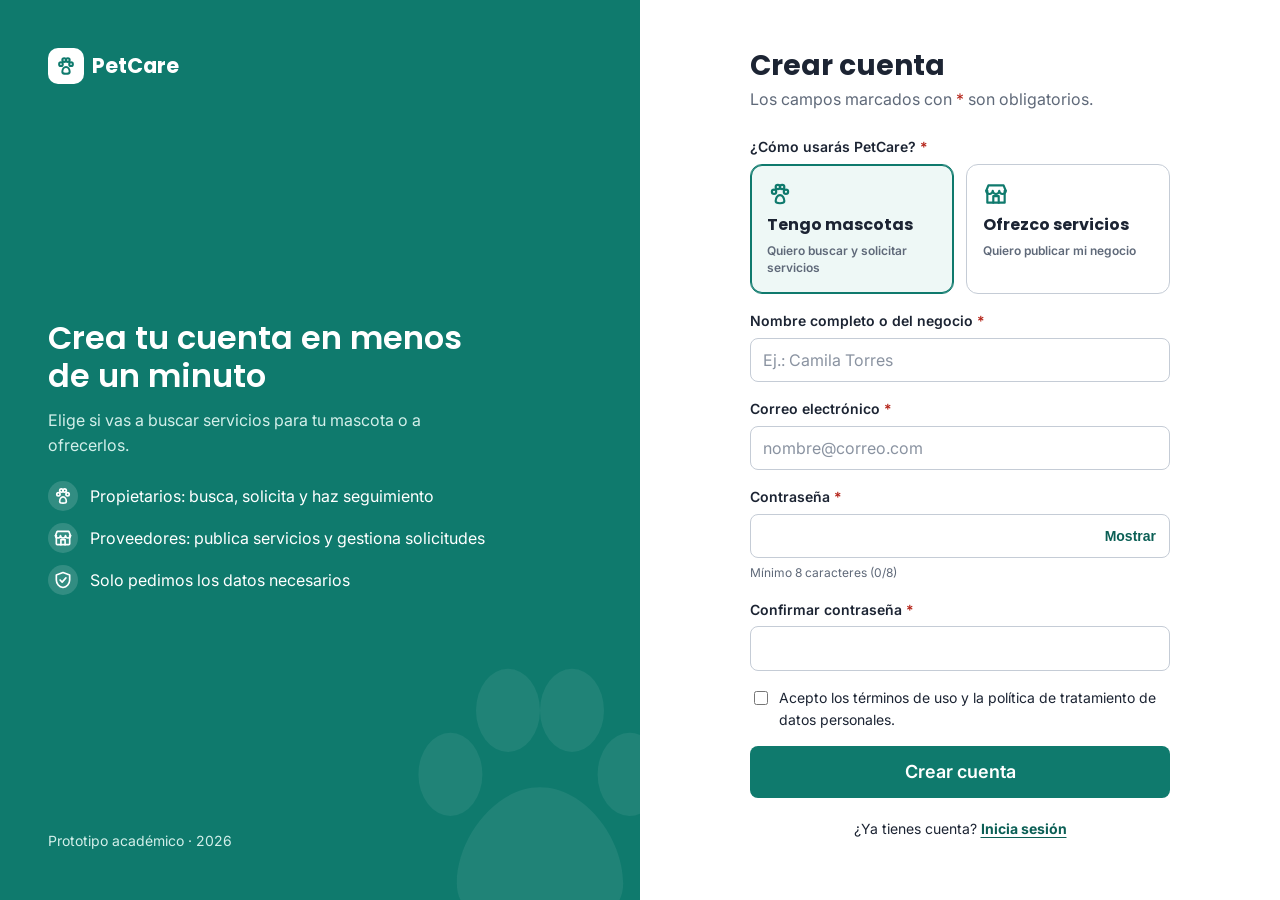
<file: registro.html>
<!DOCTYPE html>
<html lang="es">
<head>
<meta charset="utf-8">
<meta name="viewport" content="width=device-width, initial-scale=1">
<title>Crear cuenta · PetCare</title>
<meta name="description" content="PetCare: encuentra y solicita servicios para tu mascota en un solo lugar.">
<script>if(/[?&]wf=1/.test(location.search))document.documentElement.classList.add('wf');</script>
<link rel="preconnect" href="https://fonts.googleapis.com">
<link rel="preconnect" href="https://fonts.gstatic.com" crossorigin>
<link href="https://fonts.googleapis.com/css2?family=Inter:wght@400;500;600;700&family=Poppins:wght@500;600;700&display=swap" rel="stylesheet">
<link rel="stylesheet" href="assets/styles.css">
<link rel="stylesheet" href="assets/wireframe.css">
</head>
<body data-page="registro">
<a class="skip-link" href="#contenido">Saltar al contenido</a>
<div class="auth">
<aside class="auth-aside"><a class="logo" href="index.html" aria-label="PetCare, ir al inicio"><span class="logo-mark"><svg class="icon" viewBox="0 0 24 24" aria-hidden="true"><circle cx="6.5" cy="10" r="2"/><circle cx="10" cy="5.5" r="2"/><circle cx="14" cy="5.5" r="2"/><circle cx="17.5" cy="10" r="2"/><path d="M8 18.5c0-3 1.8-5.5 4-5.5s4 2.5 4 5.5c0 1.5-1.8 2-4 2s-4-.5-4-2z"/></svg></span><span>Pet<b>Care</b></span></a>
  <div><h2>Crea tu cuenta en menos de un minuto</h2><p>Elige si vas a buscar servicios para tu mascota o a ofrecerlos.</p><ul><li><svg class="icon" viewBox="0 0 24 24" aria-hidden="true"><circle cx="6.5" cy="10" r="2"/><circle cx="10" cy="5.5" r="2"/><circle cx="14" cy="5.5" r="2"/><circle cx="17.5" cy="10" r="2"/><path d="M8 18.5c0-3 1.8-5.5 4-5.5s4 2.5 4 5.5c0 1.5-1.8 2-4 2s-4-.5-4-2z"/></svg><span>Propietarios: busca, solicita y haz seguimiento</span></li><li><svg class="icon" viewBox="0 0 24 24" aria-hidden="true"><path d="M3 9l2-5h14l2 5"/><path d="M4 9v11h16V9"/><path d="M9.5 20v-6h5v6"/><path d="M3 9a3 3 0 0 0 6 0 3 3 0 0 0 6 0 3 3 0 0 0 6 0"/></svg><span>Proveedores: publica servicios y gestiona solicitudes</span></li><li><svg class="icon" viewBox="0 0 24 24" aria-hidden="true"><path d="M12 3l8 3v6c0 4.5-3.4 8.3-8 9-4.6-.7-8-4.5-8-9V6z"/><path d="M8.5 12l2.5 2.5 4.5-5"/></svg><span>Solo pedimos los datos necesarios</span></li></ul></div>
  <p class="small" style="margin:0;color:var(--primary-100)">Prototipo académico · 2026</p>
  <svg class="paw-deco" viewBox="0 0 100 100" aria-hidden="true"><ellipse cx="22" cy="42" rx="10" ry="13"/><ellipse cx="40" cy="22" rx="10" ry="13"/><ellipse cx="60" cy="22" rx="10" ry="13"/><ellipse cx="78" cy="42" rx="10" ry="13"/><path d="M50 46c-14 0-26 16-26 30 0 9 8 12 15 12 5 0 7-3 11-3s6 3 11 3c7 0 15-3 15-12 0-14-12-30-26-30z"/></svg>
</aside>
<main id="contenido" class="auth-main"><div class="auth-form">
  <span class="mobile-logo"><a class="logo" href="index.html" aria-label="PetCare, ir al inicio"><span class="logo-mark"><svg class="icon" viewBox="0 0 24 24" aria-hidden="true"><circle cx="6.5" cy="10" r="2"/><circle cx="10" cy="5.5" r="2"/><circle cx="14" cy="5.5" r="2"/><circle cx="17.5" cy="10" r="2"/><path d="M8 18.5c0-3 1.8-5.5 4-5.5s4 2.5 4 5.5c0 1.5-1.8 2-4 2s-4-.5-4-2z"/></svg></span><span>Pet<b>Care</b></span></a></span>
  <h1>Crear cuenta</h1>
  <p class="sub">Los campos marcados con <span class="req-mark">*</span> son obligatorios.</p>
  <form id="register-form" novalidate>
    <div class="field" id="f-role" style="margin:0">
    <fieldset class="role-picker"><legend>¿Cómo usarás PetCare? <span class="req-mark" aria-hidden="true">*</span></legend>
      <label class="role-opt"><input type="radio" name="role" value="propietario" checked><span class="box"><svg class="icon" viewBox="0 0 24 24" aria-hidden="true"><circle cx="6.5" cy="10" r="2"/><circle cx="10" cy="5.5" r="2"/><circle cx="14" cy="5.5" r="2"/><circle cx="17.5" cy="10" r="2"/><path d="M8 18.5c0-3 1.8-5.5 4-5.5s4 2.5 4 5.5c0 1.5-1.8 2-4 2s-4-.5-4-2z"/></svg><strong>Tengo mascotas</strong><span>Quiero buscar y solicitar servicios</span></span></label>
      <label class="role-opt"><input type="radio" name="role" value="proveedor"><span class="box"><svg class="icon" viewBox="0 0 24 24" aria-hidden="true"><path d="M3 9l2-5h14l2 5"/><path d="M4 9v11h16V9"/><path d="M9.5 20v-6h5v6"/><path d="M3 9a3 3 0 0 0 6 0 3 3 0 0 0 6 0 3 3 0 0 0 6 0"/></svg><strong>Ofrezco servicios</strong><span>Quiero publicar mi negocio</span></span></label>
    </fieldset><span class="error-msg"><svg class="icon icon-sm" viewBox="0 0 24 24" aria-hidden="true"><circle cx="12" cy="12" r="9"/><path d="M12 7.5v5.5M12 16.5h.01"/></svg><span>Elige un tipo de cuenta</span></span></div>
    <div class="field" id="f-name"><label for="name">Nombre completo o del negocio <span class="req-mark" aria-hidden="true">*</span></label><input class="input" id="reg-name" autocomplete="name" placeholder="Ej.: Camila Torres"><span class="error-msg"><svg class="icon icon-sm" viewBox="0 0 24 24" aria-hidden="true"><circle cx="12" cy="12" r="9"/><path d="M12 7.5v5.5M12 16.5h.01"/></svg><span>Escribe tu nombre</span></span></div>
    <div class="field" id="f-reg-email"><label for="reg-email">Correo electrónico <span class="req-mark" aria-hidden="true">*</span></label><input class="input" id="reg-email" type="email" autocomplete="email" placeholder="nombre@correo.com"><span class="error-msg"><svg class="icon icon-sm" viewBox="0 0 24 24" aria-hidden="true"><circle cx="12" cy="12" r="9"/><path d="M12 7.5v5.5M12 16.5h.01"/></svg><span>Escribe un correo válido</span></span></div>
    <div class="field" id="f-reg-password"><label for="reg-password">Contraseña <span class="req-mark" aria-hidden="true">*</span></label><div class="pw-wrap"><input class="input" id="reg-password" type="password" autocomplete="new-password" aria-describedby="pw-meter"><button type="button" class="pw-toggle" aria-pressed="false">Mostrar</button></div><span class="help" id="pw-meter" aria-live="polite">Mínimo 8 caracteres (0/8)</span><span class="error-msg"><svg class="icon icon-sm" viewBox="0 0 24 24" aria-hidden="true"><circle cx="12" cy="12" r="9"/><path d="M12 7.5v5.5M12 16.5h.01"/></svg><span>La contraseña debe tener al menos 8 caracteres</span></span></div>
    <div class="field" id="f-reg-password2"><label for="reg-password2">Confirmar contraseña <span class="req-mark" aria-hidden="true">*</span></label><input class="input" id="reg-password2" type="password" autocomplete="new-password"><span class="error-msg"><svg class="icon icon-sm" viewBox="0 0 24 24" aria-hidden="true"><circle cx="12" cy="12" r="9"/><path d="M12 7.5v5.5M12 16.5h.01"/></svg><span>Las contraseñas no coinciden</span></span></div>
    <div class="field" id="f-terms"><label class="check" style="font-weight:400"><input type="checkbox" id="reg-terms"> <span>Acepto los términos de uso y la política de tratamiento de datos personales.</span></label><span class="error-msg"><svg class="icon icon-sm" viewBox="0 0 24 24" aria-hidden="true"><circle cx="12" cy="12" r="9"/><path d="M12 7.5v5.5M12 16.5h.01"/></svg><span>Debes aceptar los términos para continuar</span></span></div>
    <button class="btn btn-primary btn-block btn-lg" type="submit">Crear cuenta</button>
  </form>
  <p class="small" style="text-align:center;margin-top:20px">¿Ya tienes cuenta? <a href="login.html"><strong>Inicia sesión</strong></a></p>
</div></main></div>
<script>if(/rol=proveedor/.test(location.search))document.addEventListener('DOMContentLoaded',()=>{document.querySelector('input[value=proveedor]').checked=true;});</script>
<script src="assets/icons.js"></script>
<script src="assets/data.js"></script>
<script src="assets/app.js"></script>
</body>
</html>
</file>
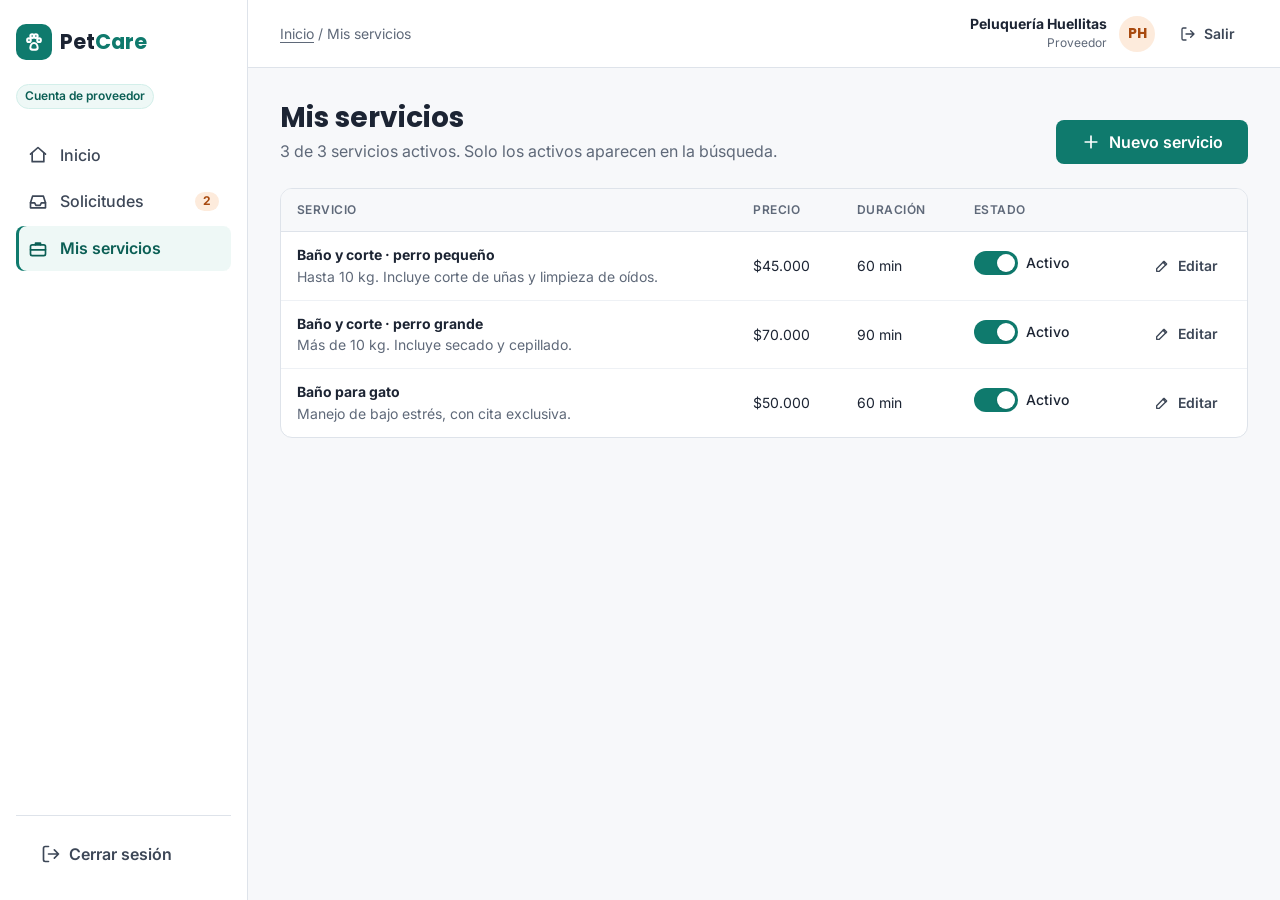
<file: servicios.html>
<!DOCTYPE html>
<html lang="es">
<head>
<meta charset="utf-8">
<meta name="viewport" content="width=device-width, initial-scale=1">
<title>Mis servicios · PetCare</title>
<meta name="description" content="PetCare: encuentra y solicita servicios para tu mascota en un solo lugar.">
<script>if(/[?&]wf=1/.test(location.search))document.documentElement.classList.add('wf');</script>
<link rel="preconnect" href="https://fonts.googleapis.com">
<link rel="preconnect" href="https://fonts.gstatic.com" crossorigin>
<link href="https://fonts.googleapis.com/css2?family=Inter:wght@400;500;600;700&family=Poppins:wght@500;600;700&display=swap" rel="stylesheet">
<link rel="stylesheet" href="assets/styles.css">
<link rel="stylesheet" href="assets/wireframe.css">
</head>
<body data-page="servicios">
<a class="skip-link" href="#contenido">Saltar al contenido</a>
<div class="app">
  <aside class="sidebar" aria-label="Menú principal"><div class="sidebar-inner">
    <a class="logo" href="index.html" aria-label="PetCare, ir al inicio"><span class="logo-mark"><svg class="icon" viewBox="0 0 24 24" aria-hidden="true"><circle cx="6.5" cy="10" r="2"/><circle cx="10" cy="5.5" r="2"/><circle cx="14" cy="5.5" r="2"/><circle cx="17.5" cy="10" r="2"/><path d="M8 18.5c0-3 1.8-5.5 4-5.5s4 2.5 4 5.5c0 1.5-1.8 2-4 2s-4-.5-4-2z"/></svg></span><span>Pet<b>Care</b></span></a>
    <span class="role-tag">Cuenta de proveedor</span>
    <nav class="side-nav"><a href="panel-proveedor.html"><svg class="icon" viewBox="0 0 24 24" aria-hidden="true"><path d="M3 11l9-8 9 8"/><path d="M5 10v10h14V10"/></svg><span>Inicio</span></a><a href="solicitudes-recibidas.html"><svg class="icon" viewBox="0 0 24 24" aria-hidden="true"><path d="M3 13h5l1.5 3h5l1.5-3h5"/><path d="M5.5 5h13L21 13v6H3v-6z"/></svg><span>Solicitudes</span><span class="count" data-count="prov-pending" hidden>0</span></a><a href="servicios.html" aria-current="page"><svg class="icon" viewBox="0 0 24 24" aria-hidden="true"><rect x="3" y="7" width="18" height="13" rx="2"/><path d="M9 7V5h6v2M3 13h18"/></svg><span>Mis servicios</span></a></nav>
    <div class="side-foot">
      <a class="btn btn-ghost btn-block" href="login.html" style="justify-content:flex-start"><svg class="icon" viewBox="0 0 24 24" aria-hidden="true"><path d="M9 21H5a2 2 0 0 1-2-2V5a2 2 0 0 1 2-2h4"/><path d="M16 17l5-5-5-5M21 12H9"/></svg>Cerrar sesión</a>
    </div>
  </div></aside>
  <div class="main">
    <header class="topbar">
      <span class="mobile-logo"><a class="logo" href="index.html" aria-label="PetCare, ir al inicio"><span class="logo-mark"><svg class="icon" viewBox="0 0 24 24" aria-hidden="true"><circle cx="6.5" cy="10" r="2"/><circle cx="10" cy="5.5" r="2"/><circle cx="14" cy="5.5" r="2"/><circle cx="17.5" cy="10" r="2"/><path d="M8 18.5c0-3 1.8-5.5 4-5.5s4 2.5 4 5.5c0 1.5-1.8 2-4 2s-4-.5-4-2z"/></svg></span><span>Pet<b>Care</b></span></a></span>
      <nav class="crumbs" aria-label="Ruta de navegación"><a href="panel-proveedor.html">Inicio</a> / Mis servicios</nav>
      <div class="user-chip">
        <div class="who"><strong>Peluquería Huellitas</strong><span>Proveedor</span></div>
        <div class="avatar avatar-sm av-orange" aria-hidden="true">PH</div>
        <a class="btn btn-ghost btn-sm logout-top" href="login.html"><svg class="icon icon-sm" viewBox="0 0 24 24" aria-hidden="true"><path d="M9 21H5a2 2 0 0 1-2-2V5a2 2 0 0 1 2-2h4"/><path d="M16 17l5-5-5-5M21 12H9"/></svg><span class="lo-txt">Salir</span></a>
      </div>
    </header>
    <main id="contenido" class="content">

<div class="page-head"><div><h1>Mis servicios</h1><p><span id="svc-active">0</span> de <span id="svc-total">0</span> servicios activos. Solo los activos aparecen en la búsqueda.</p></div><button class="btn btn-primary" data-open="modal-svc"><svg class="icon" viewBox="0 0 24 24" aria-hidden="true"><path d="M12 5v14M5 12h14"/></svg>Nuevo servicio</button></div>
<div class="table-wrap stack-sm"><table class="table"><caption class="sr-only">Servicios publicados</caption>
<thead><tr><th scope="col">Servicio</th><th scope="col">Precio</th><th scope="col">Duración</th><th scope="col">Estado</th><th scope="col"><span class="sr-only">Acciones</span></th></tr></thead>
<tbody id="svc-body"></tbody></table></div>
<div class="modal-backdrop" id="modal-svc" role="dialog" aria-modal="true" aria-labelledby="svc-modal-title">
  <div class="modal modal-lg">
    <h2 id="svc-modal-title">Nuevo servicio</h2>
    <form id="svc-form" novalidate>
  <div class="field" id="f-s-type"><label for="s-type">Tipo de servicio</label><select class="select" id="s-type" disabled><option>Peluquería</option></select><span class="help" id="s-type-help">Definido por el tipo de tu negocio</span></div>
  <div class="field" id="f-s-name"><label for="s-name">Nombre del servicio <span class="req-mark" aria-hidden="true">*</span></label><input class="input" id="s-name" placeholder="Ej.: Baño y corte · perro pequeño"><span class="error-msg"><svg class="icon icon-sm" viewBox="0 0 24 24" aria-hidden="true"><circle cx="12" cy="12" r="9"/><path d="M12 7.5v5.5M12 16.5h.01"/></svg><span>Escribe el nombre del servicio</span></span></div>
  <div class="field" id="f-s-desc"><label for="s-desc">Descripción</label><textarea class="textarea" id="s-desc" maxlength="200" placeholder="Qué incluye, para qué mascotas…"></textarea><span class="help" id="s-desc-help">Opcional · máximo 200 caracteres</span></div>
  <div class="grid grid-2" style="gap:16px">
    <div class="field" id="f-s-price"><label for="s-price">Precio de referencia (COP) <span class="req-mark" aria-hidden="true">*</span></label><input class="input" id="s-price" type="number" min="0" step="1000" inputmode="numeric" placeholder="45000"><span class="error-msg"><svg class="icon icon-sm" viewBox="0 0 24 24" aria-hidden="true"><circle cx="12" cy="12" r="9"/><path d="M12 7.5v5.5M12 16.5h.01"/></svg><span>Escribe un precio válido</span></span></div>
    <div class="field" id="f-s-dur"><label for="s-dur">Duración <span class="req-mark" aria-hidden="true">*</span></label><select class="select" id="s-dur"><option value="">Selecciona</option><option value="15">15 min</option><option value="30">30 min</option><option value="45">45 min</option><option value="60">60 min</option><option value="75">75 min</option><option value="90">90 min</option><option value="120">2 h</option></select><span class="error-msg"><svg class="icon icon-sm" viewBox="0 0 24 24" aria-hidden="true"><circle cx="12" cy="12" r="9"/><path d="M12 7.5v5.5M12 16.5h.01"/></svg><span>Elige la duración</span></span></div>
  </div>
  <p class="small muted" style="margin:0">Zona y datos de contacto se toman de tu perfil: Chapinero · 300 555 0101.</p>
</form>
    <div class="modal-actions"><button class="btn btn-ghost" data-close>Cancelar</button><button class="btn btn-primary" type="submit" form="svc-form">Guardar servicio</button></div>
  </div>
</div>

    </main>
  </div>
</div>
<nav class="tabbar" style="--tabs:3" aria-label="Menú principal móvil"><a href="panel-proveedor.html"><svg class="icon" viewBox="0 0 24 24" aria-hidden="true"><path d="M3 11l9-8 9 8"/><path d="M5 10v10h14V10"/></svg><span>Inicio</span></a><a href="solicitudes-recibidas.html"><svg class="icon" viewBox="0 0 24 24" aria-hidden="true"><path d="M3 13h5l1.5 3h5l1.5-3h5"/><path d="M5.5 5h13L21 13v6H3v-6z"/></svg><span>Solicitudes</span></a><a href="servicios.html" aria-current="page"><svg class="icon" viewBox="0 0 24 24" aria-hidden="true"><rect x="3" y="7" width="18" height="13" rx="2"/><path d="M9 7V5h6v2M3 13h18"/></svg><span>Servicios</span></a></nav>
<script src="assets/icons.js"></script>
<script src="assets/data.js"></script>
<script src="assets/app.js"></script>
</body>
</html>
</file>
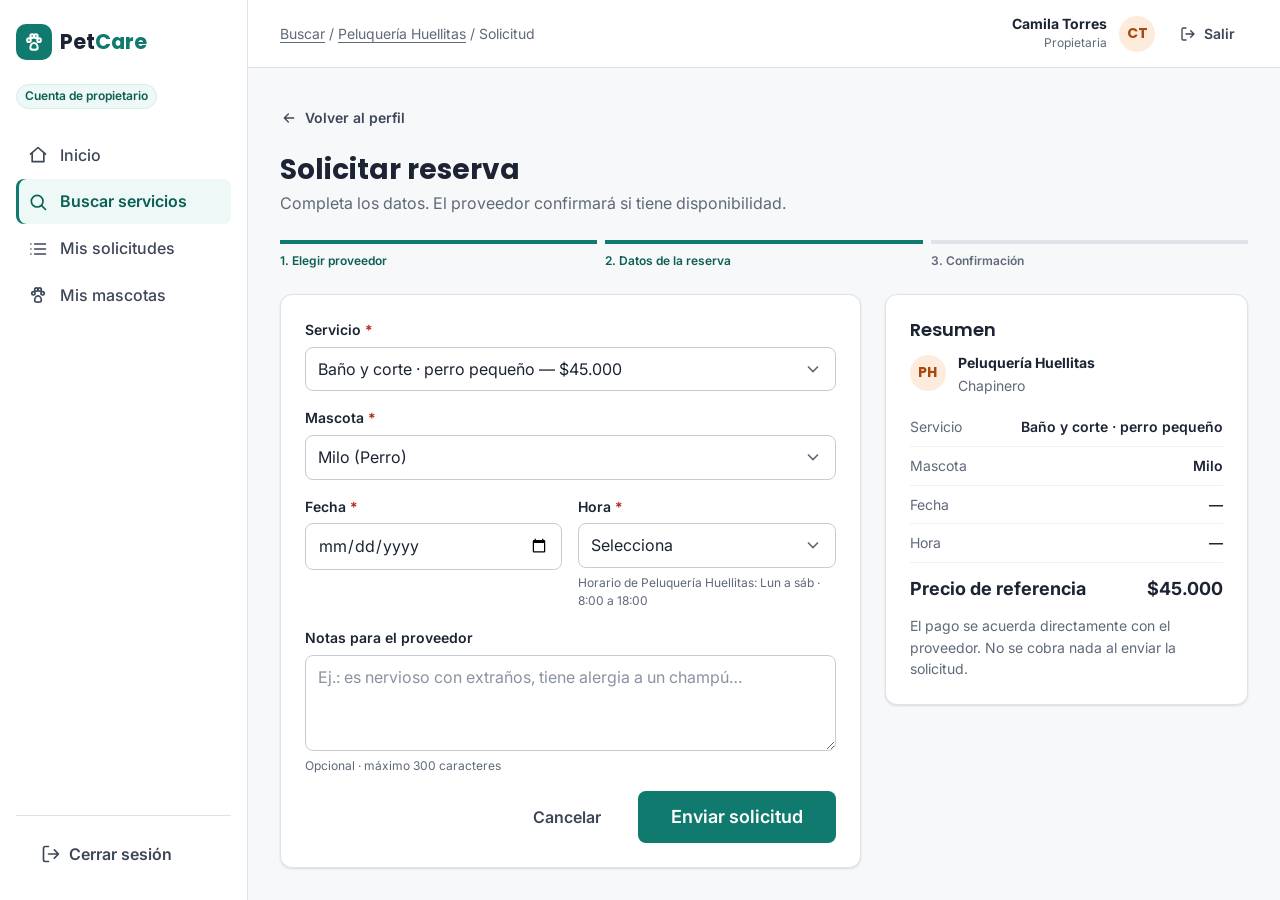
<file: solicitud.html>
<!DOCTYPE html>
<html lang="es">
<head>
<meta charset="utf-8">
<meta name="viewport" content="width=device-width, initial-scale=1">
<title>Solicitar reserva · PetCare</title>
<meta name="description" content="PetCare: encuentra y solicita servicios para tu mascota en un solo lugar.">
<script>if(/[?&]wf=1/.test(location.search))document.documentElement.classList.add('wf');</script>
<link rel="preconnect" href="https://fonts.googleapis.com">
<link rel="preconnect" href="https://fonts.gstatic.com" crossorigin>
<link href="https://fonts.googleapis.com/css2?family=Inter:wght@400;500;600;700&family=Poppins:wght@500;600;700&display=swap" rel="stylesheet">
<link rel="stylesheet" href="assets/styles.css">
<link rel="stylesheet" href="assets/wireframe.css">
</head>
<body data-page="solicitud">
<a class="skip-link" href="#contenido">Saltar al contenido</a>
<div class="app">
  <aside class="sidebar" aria-label="Menú principal"><div class="sidebar-inner">
    <a class="logo" href="index.html" aria-label="PetCare, ir al inicio"><span class="logo-mark"><svg class="icon" viewBox="0 0 24 24" aria-hidden="true"><circle cx="6.5" cy="10" r="2"/><circle cx="10" cy="5.5" r="2"/><circle cx="14" cy="5.5" r="2"/><circle cx="17.5" cy="10" r="2"/><path d="M8 18.5c0-3 1.8-5.5 4-5.5s4 2.5 4 5.5c0 1.5-1.8 2-4 2s-4-.5-4-2z"/></svg></span><span>Pet<b>Care</b></span></a>
    <span class="role-tag">Cuenta de propietario</span>
    <nav class="side-nav"><a href="panel-propietario.html"><svg class="icon" viewBox="0 0 24 24" aria-hidden="true"><path d="M3 11l9-8 9 8"/><path d="M5 10v10h14V10"/></svg><span>Inicio</span></a><a href="buscar.html" aria-current="page"><svg class="icon" viewBox="0 0 24 24" aria-hidden="true"><circle cx="11" cy="11" r="7"/><path d="M21 21l-4.3-4.3"/></svg><span>Buscar servicios</span></a><a href="solicitudes.html"><svg class="icon" viewBox="0 0 24 24" aria-hidden="true"><path d="M8 6h13M8 12h13M8 18h13M3.5 6h.01M3.5 12h.01M3.5 18h.01"/></svg><span>Mis solicitudes</span></a><a href="mascotas.html"><svg class="icon" viewBox="0 0 24 24" aria-hidden="true"><circle cx="6.5" cy="10" r="2"/><circle cx="10" cy="5.5" r="2"/><circle cx="14" cy="5.5" r="2"/><circle cx="17.5" cy="10" r="2"/><path d="M8 18.5c0-3 1.8-5.5 4-5.5s4 2.5 4 5.5c0 1.5-1.8 2-4 2s-4-.5-4-2z"/></svg><span>Mis mascotas</span></a></nav>
    <div class="side-foot">
      <a class="btn btn-ghost btn-block" href="login.html" style="justify-content:flex-start"><svg class="icon" viewBox="0 0 24 24" aria-hidden="true"><path d="M9 21H5a2 2 0 0 1-2-2V5a2 2 0 0 1 2-2h4"/><path d="M16 17l5-5-5-5M21 12H9"/></svg>Cerrar sesión</a>
    </div>
  </div></aside>
  <div class="main">
    <header class="topbar">
      <span class="mobile-logo"><a class="logo" href="index.html" aria-label="PetCare, ir al inicio"><span class="logo-mark"><svg class="icon" viewBox="0 0 24 24" aria-hidden="true"><circle cx="6.5" cy="10" r="2"/><circle cx="10" cy="5.5" r="2"/><circle cx="14" cy="5.5" r="2"/><circle cx="17.5" cy="10" r="2"/><path d="M8 18.5c0-3 1.8-5.5 4-5.5s4 2.5 4 5.5c0 1.5-1.8 2-4 2s-4-.5-4-2z"/></svg></span><span>Pet<b>Care</b></span></a></span>
      <nav class="crumbs" aria-label="Ruta de navegación"><a href="buscar.html">Buscar</a> / <a id="crumb-prov" href="#">Proveedor</a> / Solicitud</nav>
      <div class="user-chip">
        <div class="who"><strong>Camila Torres</strong><span>Propietaria</span></div>
        <div class="avatar avatar-sm av-orange" aria-hidden="true">CT</div>
        <a class="btn btn-ghost btn-sm logout-top" href="login.html"><svg class="icon icon-sm" viewBox="0 0 24 24" aria-hidden="true"><path d="M9 21H5a2 2 0 0 1-2-2V5a2 2 0 0 1 2-2h4"/><path d="M16 17l5-5-5-5M21 12H9"/></svg><span class="lo-txt">Salir</span></a>
      </div>
    </header>
    <main id="contenido" class="content">

<div id="form-view">
<a class="btn btn-ghost btn-sm" id="back-prov" href="#" style="margin-bottom:16px;margin-left:-12px"><svg class="icon icon-sm" viewBox="0 0 24 24" aria-hidden="true"><path d="M19 12H5M11 18l-6-6 6-6"/></svg>Volver al perfil</a>
<div class="page-head"><div><h1>Solicitar reserva</h1><p>Completa los datos. El proveedor confirmará si tiene disponibilidad.</p></div></div>
<ol class="steps" aria-label="Progreso"><li class="done">1. Elegir proveedor</li><li class="current" aria-current="step">2. Datos de la reserva</li><li>3. Confirmación</li></ol>
<div class="split">
  <form class="card" id="request-form" novalidate>
    <div class="field" id="f-r-service"><label for="r-service">Servicio <span class="req-mark" aria-hidden="true">*</span></label><select class="select" id="r-service"></select></div>
    <div class="field" id="f-r-pet"><label for="r-pet">Mascota <span class="req-mark" aria-hidden="true">*</span></label><select class="select" id="r-pet"></select>
      <div class="alert alert-warning" id="no-pets" hidden style="margin-top:4px"><svg class="icon" viewBox="0 0 24 24" aria-hidden="true"><circle cx="12" cy="12" r="9"/><path d="M12 11v6M12 7.5h.01"/></svg><div><strong>Aún no tienes mascotas registradas</strong>Agrégala en un paso y volverás automáticamente a este formulario.<div style="margin-top:8px"><a class="btn btn-secondary btn-sm" id="add-pet-link" href="mascotas.html"><svg class="icon icon-sm" viewBox="0 0 24 24" aria-hidden="true"><path d="M12 5v14M5 12h14"/></svg>Agregar mascota</a></div></div></div><span class="error-msg"><svg class="icon icon-sm" viewBox="0 0 24 24" aria-hidden="true"><circle cx="12" cy="12" r="9"/><path d="M12 7.5v5.5M12 16.5h.01"/></svg><span>Elige la mascota que recibirá el servicio</span></span></div>
    <div class="grid grid-2" style="gap:16px">
      <div class="field" id="f-r-date"><label for="r-date">Fecha <span class="req-mark" aria-hidden="true">*</span></label><input class="input" type="date" id="r-date"><span class="error-msg"><svg class="icon icon-sm" viewBox="0 0 24 24" aria-hidden="true"><circle cx="12" cy="12" r="9"/><path d="M12 7.5v5.5M12 16.5h.01"/></svg><span>Elige una fecha a partir de mañana</span></span></div>
      <div class="field" id="f-r-time"><label for="r-time">Hora <span class="req-mark" aria-hidden="true">*</span></label><select class="select" id="r-time" aria-describedby="r-time-help"><option value="">Selecciona</option><optgroup label="Mañana"><option>07:00</option><option>07:30</option><option>08:00</option><option>08:30</option><option>09:00</option><option>09:30</option><option>10:00</option><option>10:30</option><option>11:00</option><option>11:30</option></optgroup><optgroup label="Tarde"><option>12:00</option><option>12:30</option><option>13:00</option><option>13:30</option><option>14:00</option><option>14:30</option><option>15:00</option><option>15:30</option><option>16:00</option><option>16:30</option><option>17:00</option><option>17:30</option><option>18:00</option><option>18:30</option></optgroup></select><span class="help" id="r-time-help"><span id="prov-hours">Horario del proveedor</span></span><span class="error-msg"><svg class="icon icon-sm" viewBox="0 0 24 24" aria-hidden="true"><circle cx="12" cy="12" r="9"/><path d="M12 7.5v5.5M12 16.5h.01"/></svg><span>Elige una hora</span></span></div>
    </div>
    <div class="field" id="f-r-notes"><label for="r-notes">Notas para el proveedor</label><textarea class="textarea" id="r-notes" maxlength="300" placeholder="Ej.: es nervioso con extraños, tiene alergia a un champú…"></textarea><span class="help" id="r-notes-help">Opcional · máximo 300 caracteres</span></div>
    <div class="row" style="justify-content:flex-end;margin-top:8px"><a class="btn btn-ghost" href="buscar.html">Cancelar</a><button class="btn btn-primary btn-lg" type="submit">Enviar solicitud</button></div>
  </form>
  <aside class="card summary" aria-labelledby="sum-t"><h2 id="sum-t" style="font-size:1.125rem">Resumen</h2><div id="sum" aria-live="polite"></div></aside>
</div>
</div>
<section id="success-view" class="card success-panel" hidden tabindex="-1" aria-live="polite">
  <div class="ok"><svg class="icon" viewBox="0 0 24 24" aria-hidden="true"><path d="M5 12.5l4.5 4.5L19 7"/></svg></div>
  <h1 style="font-size:1.6rem">¡Solicitud enviada!</h1>
  <p class="muted" id="success-detail" style="max-width:480px;margin:0 auto 12px"></p>
  <p><span class="badge badge-pending"><svg class="icon" viewBox="0 0 24 24" aria-hidden="true"><circle cx="12" cy="12" r="9"/><path d="M12 7v5l3 2"/></svg>Pendiente</span></p>
  <p class="small muted" style="max-width:440px;margin:0 auto 24px"><strong>¿Qué sigue?</strong> El proveedor revisará su disponibilidad y aceptará o rechazará la solicitud. Verás el cambio de estado en <strong>Mis solicitudes</strong> y en tu panel.</p>
  <div class="row" style="justify-content:center"><a class="btn btn-secondary" href="buscar.html">Buscar otro servicio</a><a class="btn btn-primary" href="solicitudes.html">Ver mis solicitudes</a></div>
</section>

    </main>
  </div>
</div>
<nav class="tabbar" style="--tabs:4" aria-label="Menú principal móvil"><a href="panel-propietario.html"><svg class="icon" viewBox="0 0 24 24" aria-hidden="true"><path d="M3 11l9-8 9 8"/><path d="M5 10v10h14V10"/></svg><span>Inicio</span></a><a href="buscar.html" aria-current="page"><svg class="icon" viewBox="0 0 24 24" aria-hidden="true"><circle cx="11" cy="11" r="7"/><path d="M21 21l-4.3-4.3"/></svg><span>Buscar</span></a><a href="solicitudes.html"><svg class="icon" viewBox="0 0 24 24" aria-hidden="true"><path d="M8 6h13M8 12h13M8 18h13M3.5 6h.01M3.5 12h.01M3.5 18h.01"/></svg><span>Solicitudes</span></a><a href="mascotas.html"><svg class="icon" viewBox="0 0 24 24" aria-hidden="true"><circle cx="6.5" cy="10" r="2"/><circle cx="10" cy="5.5" r="2"/><circle cx="14" cy="5.5" r="2"/><circle cx="17.5" cy="10" r="2"/><path d="M8 18.5c0-3 1.8-5.5 4-5.5s4 2.5 4 5.5c0 1.5-1.8 2-4 2s-4-.5-4-2z"/></svg><span>Mascotas</span></a></nav>
<script src="assets/icons.js"></script>
<script src="assets/data.js"></script>
<script src="assets/app.js"></script>
</body>
</html>
</file>
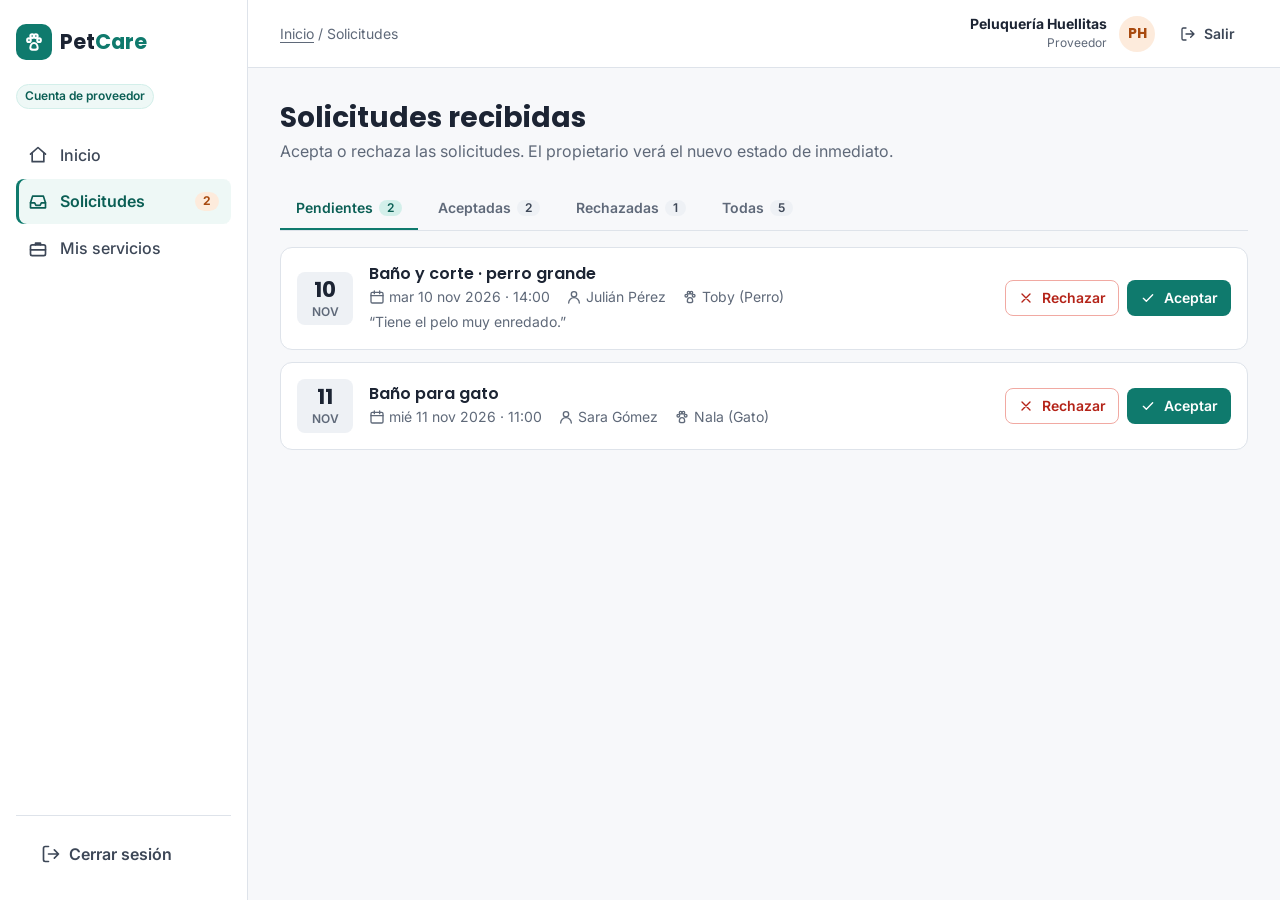
<file: solicitudes-recibidas.html>
<!DOCTYPE html>
<html lang="es">
<head>
<meta charset="utf-8">
<meta name="viewport" content="width=device-width, initial-scale=1">
<title>Solicitudes recibidas · PetCare</title>
<meta name="description" content="PetCare: encuentra y solicita servicios para tu mascota en un solo lugar.">
<script>if(/[?&]wf=1/.test(location.search))document.documentElement.classList.add('wf');</script>
<link rel="preconnect" href="https://fonts.googleapis.com">
<link rel="preconnect" href="https://fonts.gstatic.com" crossorigin>
<link href="https://fonts.googleapis.com/css2?family=Inter:wght@400;500;600;700&family=Poppins:wght@500;600;700&display=swap" rel="stylesheet">
<link rel="stylesheet" href="assets/styles.css">
<link rel="stylesheet" href="assets/wireframe.css">
</head>
<body data-page="solicitudes-recibidas">
<a class="skip-link" href="#contenido">Saltar al contenido</a>
<div class="app">
  <aside class="sidebar" aria-label="Menú principal"><div class="sidebar-inner">
    <a class="logo" href="index.html" aria-label="PetCare, ir al inicio"><span class="logo-mark"><svg class="icon" viewBox="0 0 24 24" aria-hidden="true"><circle cx="6.5" cy="10" r="2"/><circle cx="10" cy="5.5" r="2"/><circle cx="14" cy="5.5" r="2"/><circle cx="17.5" cy="10" r="2"/><path d="M8 18.5c0-3 1.8-5.5 4-5.5s4 2.5 4 5.5c0 1.5-1.8 2-4 2s-4-.5-4-2z"/></svg></span><span>Pet<b>Care</b></span></a>
    <span class="role-tag">Cuenta de proveedor</span>
    <nav class="side-nav"><a href="panel-proveedor.html"><svg class="icon" viewBox="0 0 24 24" aria-hidden="true"><path d="M3 11l9-8 9 8"/><path d="M5 10v10h14V10"/></svg><span>Inicio</span></a><a href="solicitudes-recibidas.html" aria-current="page"><svg class="icon" viewBox="0 0 24 24" aria-hidden="true"><path d="M3 13h5l1.5 3h5l1.5-3h5"/><path d="M5.5 5h13L21 13v6H3v-6z"/></svg><span>Solicitudes</span><span class="count" data-count="prov-pending" hidden>0</span></a><a href="servicios.html"><svg class="icon" viewBox="0 0 24 24" aria-hidden="true"><rect x="3" y="7" width="18" height="13" rx="2"/><path d="M9 7V5h6v2M3 13h18"/></svg><span>Mis servicios</span></a></nav>
    <div class="side-foot">
      <a class="btn btn-ghost btn-block" href="login.html" style="justify-content:flex-start"><svg class="icon" viewBox="0 0 24 24" aria-hidden="true"><path d="M9 21H5a2 2 0 0 1-2-2V5a2 2 0 0 1 2-2h4"/><path d="M16 17l5-5-5-5M21 12H9"/></svg>Cerrar sesión</a>
    </div>
  </div></aside>
  <div class="main">
    <header class="topbar">
      <span class="mobile-logo"><a class="logo" href="index.html" aria-label="PetCare, ir al inicio"><span class="logo-mark"><svg class="icon" viewBox="0 0 24 24" aria-hidden="true"><circle cx="6.5" cy="10" r="2"/><circle cx="10" cy="5.5" r="2"/><circle cx="14" cy="5.5" r="2"/><circle cx="17.5" cy="10" r="2"/><path d="M8 18.5c0-3 1.8-5.5 4-5.5s4 2.5 4 5.5c0 1.5-1.8 2-4 2s-4-.5-4-2z"/></svg></span><span>Pet<b>Care</b></span></a></span>
      <nav class="crumbs" aria-label="Ruta de navegación"><a href="panel-proveedor.html">Inicio</a> / Solicitudes</nav>
      <div class="user-chip">
        <div class="who"><strong>Peluquería Huellitas</strong><span>Proveedor</span></div>
        <div class="avatar avatar-sm av-orange" aria-hidden="true">PH</div>
        <a class="btn btn-ghost btn-sm logout-top" href="login.html"><svg class="icon icon-sm" viewBox="0 0 24 24" aria-hidden="true"><path d="M9 21H5a2 2 0 0 1-2-2V5a2 2 0 0 1 2-2h4"/><path d="M16 17l5-5-5-5M21 12H9"/></svg><span class="lo-txt">Salir</span></a>
      </div>
    </header>
    <main id="contenido" class="content">

<div class="page-head"><div><h1>Solicitudes recibidas</h1><p>Acepta o rechaza las solicitudes. El propietario verá el nuevo estado de inmediato.</p></div></div>
<div class="tabs" id="req-tabs" role="tablist" aria-label="Filtrar por estado"><button class="tab" role="tab" data-f="pendiente" aria-selected="false">Pendientes<span class="n">0</span></button><button class="tab" role="tab" data-f="aceptada" aria-selected="false">Aceptadas<span class="n">0</span></button><button class="tab" role="tab" data-f="rechazada" aria-selected="false">Rechazadas<span class="n">0</span></button><button class="tab" role="tab" data-f="todas" aria-selected="false">Todas<span class="n">0</span></button></div>
<div class="req-list" id="req-list" role="tabpanel" aria-live="polite"></div>
<div class="modal-backdrop" id="modal-reject" role="dialog" aria-modal="true" aria-labelledby="modal-reject-title">
  <div class="modal ">
    <h2 id="modal-reject-title">¿Rechazar esta solicitud?</h2>
    <p class="muted" id="reject-detail"></p><p class="small">El propietario verá el estado <strong>Rechazada</strong> en su historial. Esta acción no se puede deshacer.</p>
    <div class="modal-actions"><button class="btn btn-ghost" data-close>Cancelar</button><button class="btn btn-danger" id="confirm-reject">Sí, rechazar</button></div>
  </div>
</div>

    </main>
  </div>
</div>
<nav class="tabbar" style="--tabs:3" aria-label="Menú principal móvil"><a href="panel-proveedor.html"><svg class="icon" viewBox="0 0 24 24" aria-hidden="true"><path d="M3 11l9-8 9 8"/><path d="M5 10v10h14V10"/></svg><span>Inicio</span></a><a href="solicitudes-recibidas.html" aria-current="page"><svg class="icon" viewBox="0 0 24 24" aria-hidden="true"><path d="M3 13h5l1.5 3h5l1.5-3h5"/><path d="M5.5 5h13L21 13v6H3v-6z"/></svg><span>Solicitudes</span></a><a href="servicios.html"><svg class="icon" viewBox="0 0 24 24" aria-hidden="true"><rect x="3" y="7" width="18" height="13" rx="2"/><path d="M9 7V5h6v2M3 13h18"/></svg><span>Servicios</span></a></nav>
<script src="assets/icons.js"></script>
<script src="assets/data.js"></script>
<script src="assets/app.js"></script>
</body>
</html>
</file>
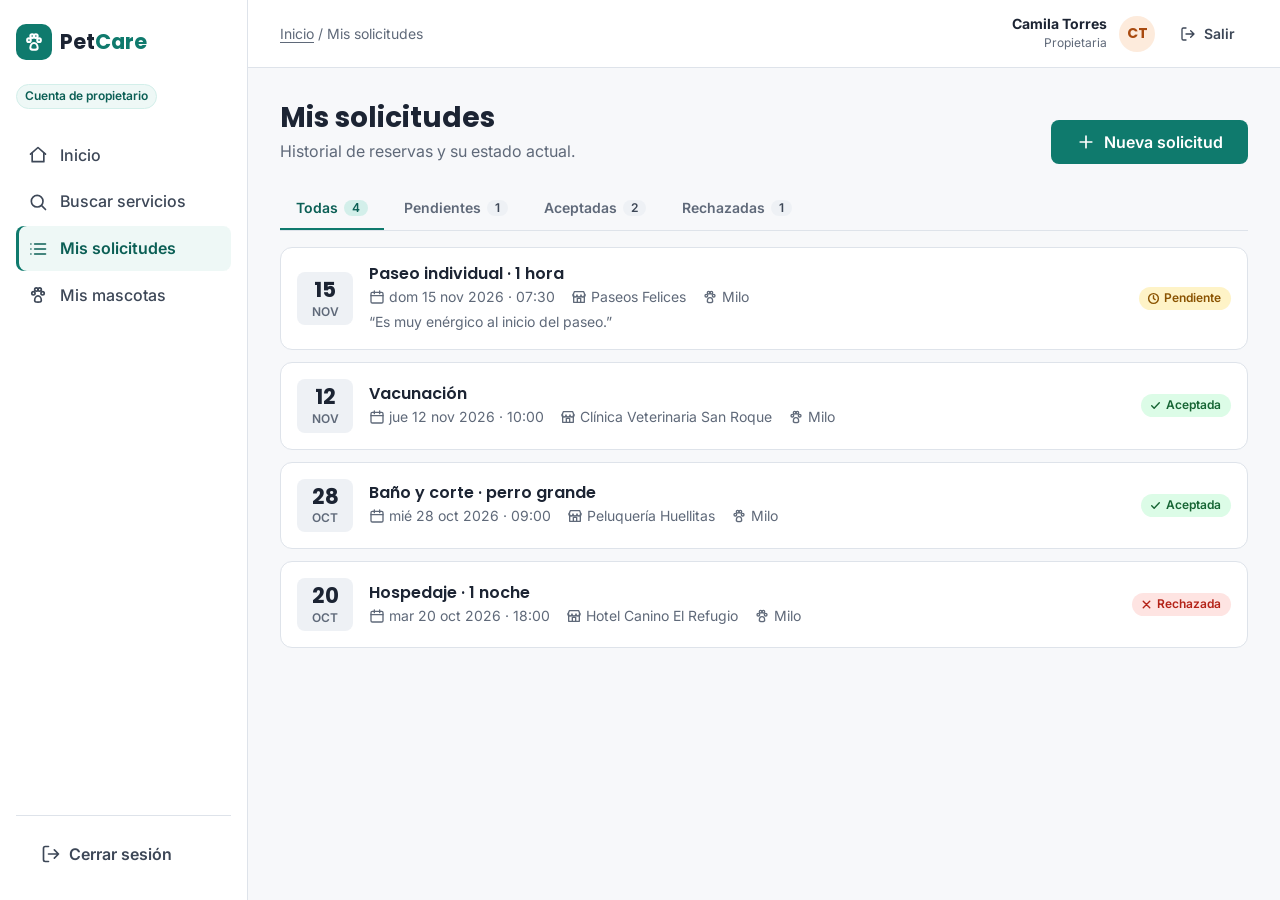
<file: solicitudes.html>
<!DOCTYPE html>
<html lang="es">
<head>
<meta charset="utf-8">
<meta name="viewport" content="width=device-width, initial-scale=1">
<title>Mis solicitudes · PetCare</title>
<meta name="description" content="PetCare: encuentra y solicita servicios para tu mascota en un solo lugar.">
<script>if(/[?&]wf=1/.test(location.search))document.documentElement.classList.add('wf');</script>
<link rel="preconnect" href="https://fonts.googleapis.com">
<link rel="preconnect" href="https://fonts.gstatic.com" crossorigin>
<link href="https://fonts.googleapis.com/css2?family=Inter:wght@400;500;600;700&family=Poppins:wght@500;600;700&display=swap" rel="stylesheet">
<link rel="stylesheet" href="assets/styles.css">
<link rel="stylesheet" href="assets/wireframe.css">
</head>
<body data-page="solicitudes">
<a class="skip-link" href="#contenido">Saltar al contenido</a>
<div class="app">
  <aside class="sidebar" aria-label="Menú principal"><div class="sidebar-inner">
    <a class="logo" href="index.html" aria-label="PetCare, ir al inicio"><span class="logo-mark"><svg class="icon" viewBox="0 0 24 24" aria-hidden="true"><circle cx="6.5" cy="10" r="2"/><circle cx="10" cy="5.5" r="2"/><circle cx="14" cy="5.5" r="2"/><circle cx="17.5" cy="10" r="2"/><path d="M8 18.5c0-3 1.8-5.5 4-5.5s4 2.5 4 5.5c0 1.5-1.8 2-4 2s-4-.5-4-2z"/></svg></span><span>Pet<b>Care</b></span></a>
    <span class="role-tag">Cuenta de propietario</span>
    <nav class="side-nav"><a href="panel-propietario.html"><svg class="icon" viewBox="0 0 24 24" aria-hidden="true"><path d="M3 11l9-8 9 8"/><path d="M5 10v10h14V10"/></svg><span>Inicio</span></a><a href="buscar.html"><svg class="icon" viewBox="0 0 24 24" aria-hidden="true"><circle cx="11" cy="11" r="7"/><path d="M21 21l-4.3-4.3"/></svg><span>Buscar servicios</span></a><a href="solicitudes.html" aria-current="page"><svg class="icon" viewBox="0 0 24 24" aria-hidden="true"><path d="M8 6h13M8 12h13M8 18h13M3.5 6h.01M3.5 12h.01M3.5 18h.01"/></svg><span>Mis solicitudes</span></a><a href="mascotas.html"><svg class="icon" viewBox="0 0 24 24" aria-hidden="true"><circle cx="6.5" cy="10" r="2"/><circle cx="10" cy="5.5" r="2"/><circle cx="14" cy="5.5" r="2"/><circle cx="17.5" cy="10" r="2"/><path d="M8 18.5c0-3 1.8-5.5 4-5.5s4 2.5 4 5.5c0 1.5-1.8 2-4 2s-4-.5-4-2z"/></svg><span>Mis mascotas</span></a></nav>
    <div class="side-foot">
      <a class="btn btn-ghost btn-block" href="login.html" style="justify-content:flex-start"><svg class="icon" viewBox="0 0 24 24" aria-hidden="true"><path d="M9 21H5a2 2 0 0 1-2-2V5a2 2 0 0 1 2-2h4"/><path d="M16 17l5-5-5-5M21 12H9"/></svg>Cerrar sesión</a>
    </div>
  </div></aside>
  <div class="main">
    <header class="topbar">
      <span class="mobile-logo"><a class="logo" href="index.html" aria-label="PetCare, ir al inicio"><span class="logo-mark"><svg class="icon" viewBox="0 0 24 24" aria-hidden="true"><circle cx="6.5" cy="10" r="2"/><circle cx="10" cy="5.5" r="2"/><circle cx="14" cy="5.5" r="2"/><circle cx="17.5" cy="10" r="2"/><path d="M8 18.5c0-3 1.8-5.5 4-5.5s4 2.5 4 5.5c0 1.5-1.8 2-4 2s-4-.5-4-2z"/></svg></span><span>Pet<b>Care</b></span></a></span>
      <nav class="crumbs" aria-label="Ruta de navegación"><a href="panel-propietario.html">Inicio</a> / Mis solicitudes</nav>
      <div class="user-chip">
        <div class="who"><strong>Camila Torres</strong><span>Propietaria</span></div>
        <div class="avatar avatar-sm av-orange" aria-hidden="true">CT</div>
        <a class="btn btn-ghost btn-sm logout-top" href="login.html"><svg class="icon icon-sm" viewBox="0 0 24 24" aria-hidden="true"><path d="M9 21H5a2 2 0 0 1-2-2V5a2 2 0 0 1 2-2h4"/><path d="M16 17l5-5-5-5M21 12H9"/></svg><span class="lo-txt">Salir</span></a>
      </div>
    </header>
    <main id="contenido" class="content">

<div class="page-head"><div><h1>Mis solicitudes</h1><p>Historial de reservas y su estado actual.</p></div><a class="btn btn-primary" href="buscar.html"><svg class="icon" viewBox="0 0 24 24" aria-hidden="true"><path d="M12 5v14M5 12h14"/></svg>Nueva solicitud</a></div>
<div class="tabs" id="req-tabs" role="tablist" aria-label="Filtrar por estado"><button class="tab" role="tab" data-f="todas" aria-selected="false">Todas<span class="n">0</span></button><button class="tab" role="tab" data-f="pendiente" aria-selected="false">Pendientes<span class="n">0</span></button><button class="tab" role="tab" data-f="aceptada" aria-selected="false">Aceptadas<span class="n">0</span></button><button class="tab" role="tab" data-f="rechazada" aria-selected="false">Rechazadas<span class="n">0</span></button></div>
<div class="req-list" id="req-list" role="tabpanel" aria-live="polite"></div>

    </main>
  </div>
</div>
<nav class="tabbar" style="--tabs:4" aria-label="Menú principal móvil"><a href="panel-propietario.html"><svg class="icon" viewBox="0 0 24 24" aria-hidden="true"><path d="M3 11l9-8 9 8"/><path d="M5 10v10h14V10"/></svg><span>Inicio</span></a><a href="buscar.html"><svg class="icon" viewBox="0 0 24 24" aria-hidden="true"><circle cx="11" cy="11" r="7"/><path d="M21 21l-4.3-4.3"/></svg><span>Buscar</span></a><a href="solicitudes.html" aria-current="page"><svg class="icon" viewBox="0 0 24 24" aria-hidden="true"><path d="M8 6h13M8 12h13M8 18h13M3.5 6h.01M3.5 12h.01M3.5 18h.01"/></svg><span>Solicitudes</span></a><a href="mascotas.html"><svg class="icon" viewBox="0 0 24 24" aria-hidden="true"><circle cx="6.5" cy="10" r="2"/><circle cx="10" cy="5.5" r="2"/><circle cx="14" cy="5.5" r="2"/><circle cx="17.5" cy="10" r="2"/><path d="M8 18.5c0-3 1.8-5.5 4-5.5s4 2.5 4 5.5c0 1.5-1.8 2-4 2s-4-.5-4-2z"/></svg><span>Mascotas</span></a></nav>
<script src="assets/icons.js"></script>
<script src="assets/data.js"></script>
<script src="assets/app.js"></script>
</body>
</html>
</file>
<file: assets/styles.css>
/* =========================================================
   PetCare — Sistema de diseño (UI Kit) v1.1
   Tokens → base → layout → componentes → páginas → utilidades
   ========================================================= */

/* ---------- 1. Tokens ---------- */
:root {
  /* Color primario (verde azulado: confianza, salud, calma) */
  --primary-50:  #EEF8F6;
  --primary-100: #D3EFEA;
  --primary-200: #A7DED5;
  --primary-500: #1E9C8C;
  --primary-600: #0F7A6D;   /* botón principal — contraste 5.2:1 con blanco */
  --primary-700: #0B5F55;   /* hover / texto sobre fondos claros */
  --primary-900: #073A34;

  /* Acento (naranja cálido: calidez, llamado de atención secundario) */
  --accent-100: #FDEBDC;
  --accent-400: #F4A261;
  --accent-600: #A84A0F;    /* texto de acento — 5.8:1 sobre blanco, 5.0:1 sobre acento 100 */

  /* Neutros */
  --ink-900: #1C2433;   /* títulos y texto principal — 15.6:1 */
  --ink-700: #3D4757;   /* texto secundario — 9.4:1 */
  --ink-500: #5F6979;   /* texto de apoyo — 5.6:1 */
  --ink-300: #C5CCD6;   /* bordes de campos */
  --ink-200: #DEE3EA;   /* bordes suaves */
  --ink-100: #EEF1F5;   /* fondos de sección */
  --ink-50:  #F7F8FA;   /* fondo de la app */
  --white:   #FFFFFF;

  /* Estados (siempre acompañados de texto + icono, nunca solo color) */
  --success-700: #166534; --success-100: #DCFCE7;
  --warning-700: #8A5300; --warning-100: #FEF3C7;
  --danger-700:  #B42318; --danger-100:  #FEE4E2;
  --info-700:    #1D4ED8; --info-100:    #DBEAFE;

  /* Tipografía */
  --font-display: "Poppins", "Segoe UI", system-ui, sans-serif;
  --font-body: "Inter", "Segoe UI", system-ui, sans-serif;
  --fs-display: 2.5rem;  /* 40 */
  --fs-h1: 2rem;         /* 32 */
  --fs-h2: 1.5rem;       /* 24 */
  --fs-h3: 1.25rem;      /* 20 */
  --fs-lg: 1.125rem;     /* 18 */
  --fs-base: 1rem;       /* 16 */
  --fs-sm: 0.875rem;     /* 14 */
  --fs-xs: 0.75rem;      /* 12 */

  /* Espaciado (base 4) */
  --sp-1: 4px; --sp-2: 8px; --sp-3: 12px; --sp-4: 16px;
  --sp-5: 24px; --sp-6: 32px; --sp-7: 48px; --sp-8: 64px;

  /* Radios y sombras */
  --r-sm: 8px; --r-md: 12px; --r-lg: 16px; --r-pill: 999px;
  --shadow-sm: 0 1px 2px rgba(28,36,51,.06), 0 1px 3px rgba(28,36,51,.08);
  --shadow-md: 0 4px 12px rgba(28,36,51,.08), 0 2px 4px rgba(28,36,51,.05);
  --shadow-lg: 0 16px 40px rgba(28,36,51,.16);
  --focus: 0 0 0 3px #FFFFFF, 0 0 0 5px var(--primary-600);

  --sidebar-w: 248px;
}

/* ---------- 2. Base ---------- */
*, *::before, *::after { box-sizing: border-box; }
[hidden] { display: none !important; }
html { -webkit-text-size-adjust: 100%; }
body {
  margin: 0; font-family: var(--font-body); font-size: var(--fs-base);
  line-height: 1.55; color: var(--ink-900); background: var(--ink-50);
}
h1, h2, h3, h4 { font-family: var(--font-display); line-height: 1.25; margin: 0 0 var(--sp-3); color: var(--ink-900); }
h1 { font-size: var(--fs-h1); font-weight: 700; }
h2 { font-size: var(--fs-h2); font-weight: 600; }
h3 { font-size: var(--fs-h3); font-weight: 600; }
h4 { font-size: var(--fs-lg); font-weight: 600; }
p { margin: 0 0 var(--sp-3); }
a { color: var(--primary-700); text-underline-offset: 3px; }
a:hover { color: var(--primary-900); }
img { max-width: 100%; display: block; }
:focus-visible { outline: none; box-shadow: var(--focus); border-radius: var(--r-sm); }
.icon { width: 20px; height: 20px; flex: none; fill: none; stroke: currentColor; stroke-width: 2; stroke-linecap: round; stroke-linejoin: round; }
.icon-sm { width: 16px; height: 16px; }
.icon-lg { width: 28px; height: 28px; }
.sr-only { position: absolute; width: 1px; height: 1px; padding: 0; margin: -1px; overflow: hidden; clip: rect(0,0,0,0); border: 0; }
.skip-link { position: absolute; left: var(--sp-4); top: -60px; z-index: 100; background: var(--ink-900); color: #fff; padding: var(--sp-2) var(--sp-4); border-radius: var(--r-sm); }
.skip-link:focus { top: var(--sp-3); color: #fff; }
.muted { color: var(--ink-500); }
.small { font-size: var(--fs-sm); }
.eyebrow { font-size: var(--fs-xs); font-weight: 600; letter-spacing: .08em; text-transform: uppercase; color: var(--primary-700); margin-bottom: var(--sp-2); display: block; }

/* ---------- 3. Layout ---------- */
.container { width: 100%; max-width: 1160px; margin: 0 auto; padding: 0 var(--sp-5); }
.stack > * + * { margin-top: var(--sp-4); }
.row { display: flex; gap: var(--sp-3); align-items: center; flex-wrap: wrap; }
.row-between { display: flex; gap: var(--sp-3); align-items: center; justify-content: space-between; flex-wrap: wrap; }
.grid { display: grid; gap: var(--sp-5); }
.grid-2 { grid-template-columns: repeat(2, minmax(0,1fr)); }
.grid-3 { grid-template-columns: repeat(3, minmax(0,1fr)); }
.grid-4 { grid-template-columns: repeat(4, minmax(0,1fr)); }
.split { display: grid; grid-template-columns: minmax(0, 1.6fr) minmax(0, 1fr); gap: var(--sp-5); align-items: start; }

/* Barra superior pública */
.topnav { background: var(--white); border-bottom: 1px solid var(--ink-200); position: sticky; top: 0; z-index: 20; }
.topnav .container { display: flex; align-items: center; justify-content: space-between; height: 68px; gap: var(--sp-4); }
.topnav nav { display: flex; align-items: center; gap: var(--sp-2); }
.topnav nav a.link { color: var(--ink-700); text-decoration: none; font-weight: 500; padding: var(--sp-2) var(--sp-3); border-radius: var(--r-sm); }
.topnav nav a.link:hover { background: var(--ink-100); color: var(--ink-900); }

.logo { display: inline-flex; align-items: center; gap: var(--sp-2); text-decoration: none; color: var(--ink-900); font-family: var(--font-display); font-weight: 700; font-size: 1.3rem; }
.logo-mark { width: 36px; height: 36px; border-radius: 10px; background: var(--primary-600); color: #fff; display: grid; place-items: center; }
.logo-mark .icon { width: 22px; height: 22px; stroke-width: 2.2; }
.logo span b { color: var(--primary-600); font-weight: 700; }

/* Shell de la aplicación (usuarios autenticados) */
.app { display: grid; grid-template-columns: var(--sidebar-w) minmax(0,1fr); min-height: 100vh; }
.sidebar { background: var(--white); border-right: 1px solid var(--ink-200); }
.sidebar-inner { padding: var(--sp-5) var(--sp-4); display: flex; flex-direction: column; gap: var(--sp-5); position: sticky; top: 0; height: 100vh; }
.zone-filter { min-width: 240px; }
.sidebar .role-tag { font-size: var(--fs-xs); font-weight: 600; color: var(--primary-700); background: var(--primary-50); border: 1px solid var(--primary-100); padding: 2px var(--sp-2); border-radius: var(--r-pill); align-self: flex-start; }
.side-nav { display: flex; flex-direction: column; gap: 2px; }
.side-nav a { display: flex; align-items: center; gap: var(--sp-3); padding: 10px var(--sp-3); border-radius: var(--r-sm); text-decoration: none; color: var(--ink-700); font-weight: 500; min-height: 44px; }
.side-nav a:hover { background: var(--ink-100); color: var(--ink-900); }
.side-nav a[aria-current="page"] { background: var(--primary-50); color: var(--primary-700); font-weight: 600; box-shadow: inset 3px 0 0 var(--primary-600); }
.side-nav .count { margin-left: auto; background: var(--accent-100); color: var(--accent-600); font-size: var(--fs-xs); font-weight: 700; border-radius: var(--r-pill); padding: 0 8px; }
.sidebar .side-foot { margin-top: auto; border-top: 1px solid var(--ink-200); padding-top: var(--sp-4); }

.main { min-width: 0; display: flex; flex-direction: column; }
.topbar { height: 68px; background: var(--white); border-bottom: 1px solid var(--ink-200); display: flex; align-items: center; justify-content: space-between; padding: 0 var(--sp-6); gap: var(--sp-4); position: sticky; top: 0; z-index: 15; }
.topbar .crumbs { font-size: var(--fs-sm); color: var(--ink-500); }
.topbar .crumbs a { color: var(--ink-500); }
.user-chip { display: flex; align-items: center; gap: var(--sp-3); }
.user-chip .who { line-height: 1.2; text-align: right; }
.user-chip .who strong { display: block; font-size: var(--fs-sm); }
.user-chip .who span { font-size: var(--fs-xs); color: var(--ink-500); }
.content { padding: var(--sp-6); max-width: 1180px; width: 100%; }
.page-head { display: flex; justify-content: space-between; align-items: flex-end; gap: var(--sp-4); margin-bottom: var(--sp-5); flex-wrap: wrap; }
.page-head h1 { margin: 0; font-size: 1.75rem; }
.page-head p { margin: var(--sp-1) 0 0; color: var(--ink-500); }

/* Barra inferior móvil */
.tabbar { display: none; }

/* ---------- 4. Componentes ---------- */
/* Botones */
.btn { --h: 44px; display: inline-flex; align-items: center; justify-content: center; gap: var(--sp-2); height: var(--h); padding: 0 var(--sp-5); border-radius: var(--r-sm); border: 1.5px solid transparent; font: 600 var(--fs-base)/1 var(--font-body); cursor: pointer; text-decoration: none; white-space: nowrap; transition: background .15s, border-color .15s, color .15s; }
.btn-primary { background: var(--primary-600); color: #fff; }
.btn-primary:hover { background: var(--primary-700); color: #fff; }
.btn-secondary { background: var(--white); color: var(--primary-700); border-color: var(--primary-600); }
.btn-secondary:hover { background: var(--primary-50); }
.btn-ghost { background: transparent; color: var(--ink-700); }
.btn-ghost:hover { background: var(--ink-100); color: var(--ink-900); }
.btn-danger { background: var(--danger-700); color: #fff; }
.btn-danger:hover { background: #8F1C13; color: #fff; }
.btn-danger-outline { background: var(--white); color: var(--danger-700); border-color: #F1A9A2; }
.btn-danger-outline:hover { background: var(--danger-100); }
.btn-sm { --h: 36px; padding: 0 var(--sp-3); font-size: var(--fs-sm); }
.btn-lg { --h: 52px; padding: 0 var(--sp-6); font-size: var(--fs-lg); }
.btn-block { width: 100%; }
.btn[disabled], .btn.is-disabled { background: var(--ink-100); color: var(--ink-500); border-color: var(--ink-200); cursor: not-allowed; }
.btn-icon { width: 40px; padding: 0; --h: 40px; }

/* Campos de formulario */
.field { display: flex; flex-direction: column; gap: 6px; margin-bottom: var(--sp-4); }
.field label, .label { font-weight: 600; font-size: var(--fs-sm); color: var(--ink-900); }
.req-mark { color: var(--danger-700); }
.input, .select, .textarea { width: 100%; min-height: 44px; padding: 10px var(--sp-3); border: 1.5px solid var(--ink-300); border-radius: var(--r-sm); background: var(--white); font: 400 var(--fs-base)/1.4 var(--font-body); color: var(--ink-900); transition: border-color .15s; }
.textarea { min-height: 96px; resize: vertical; }
.select { appearance: none; background-image: url("data:image/svg+xml,%3Csvg xmlns='http://www.w3.org/2000/svg' width='20' height='20' viewBox='0 0 24 24' fill='none' stroke='%235F6979' stroke-width='2'%3E%3Cpath d='M6 9l6 6 6-6'/%3E%3C/svg%3E"); background-repeat: no-repeat; background-position: right 12px center; padding-right: 40px; }
.input::placeholder, .textarea::placeholder { color: #8A93A1; }
.input:hover, .select:hover, .textarea:hover { border-color: var(--ink-500); }
.input:focus, .select:focus, .textarea:focus { outline: none; border-color: var(--primary-600); box-shadow: 0 0 0 3px var(--primary-100); }
.field.has-error .input, .field.has-error .select, .input.is-error { border-color: var(--danger-700); background: #FFFBFA; }
.field .help { font-size: var(--fs-xs); color: var(--ink-500); }
.field .error-msg { font-size: var(--fs-sm); color: var(--danger-700); display: none; align-items: center; gap: 6px; font-weight: 500; }
.field.has-error .error-msg { display: flex; }
.input-icon { position: relative; }
.input-icon .icon { position: absolute; left: 12px; top: 50%; transform: translateY(-50%); color: var(--ink-500); pointer-events: none; }
.input-icon .input, .input-icon .select { padding-left: 40px; }
.pw-wrap { position: relative; }
.pw-wrap .input { padding-right: 84px; }
.pw-toggle { position: absolute; right: 6px; top: 50%; transform: translateY(-50%); background: none; border: 0; color: var(--primary-700); font-weight: 600; font-size: var(--fs-sm); cursor: pointer; padding: 6px 8px; border-radius: 6px; }
.check { display: flex; gap: var(--sp-2); align-items: flex-start; font-size: var(--fs-sm); color: var(--ink-700); }
.check input { width: 18px; height: 18px; margin-top: 2px; accent-color: var(--primary-600); }

/* Selector de rol (tarjetas radio) */
.role-picker { display: grid; grid-template-columns: 1fr 1fr; gap: var(--sp-3); border: 0; padding: 0; margin: 0 0 var(--sp-4); }
.role-picker legend { font-weight: 600; font-size: var(--fs-sm); margin-bottom: 6px; padding: 0; }
.role-opt { position: relative; }
.role-opt input { position: absolute; opacity: 0; inset: 0; cursor: pointer; }
.role-opt .box { display: flex; flex-direction: column; gap: 6px; padding: var(--sp-4); border: 1.5px solid var(--ink-300); border-radius: var(--r-md); background: var(--white); height: 100%; }
.role-opt .box .icon { color: var(--primary-600); width: 26px; height: 26px; }
.role-opt .box strong { font-family: var(--font-display); font-size: var(--fs-base); }
.role-opt .box span { font-size: var(--fs-xs); color: var(--ink-500); line-height: 1.4; }
.role-opt input:checked + .box { border-color: var(--primary-600); background: var(--primary-50); box-shadow: inset 0 0 0 1px var(--primary-600); }
.role-opt input:focus-visible + .box { box-shadow: var(--focus); }

/* Tarjetas */
.card { background: var(--white); border: 1px solid var(--ink-200); border-radius: var(--r-md); padding: var(--sp-5); box-shadow: var(--shadow-sm); }
.card-flat { box-shadow: none; }
.card h2, .card h3 { margin-bottom: var(--sp-2); }
.card-head { display: flex; justify-content: space-between; align-items: center; gap: var(--sp-3); margin-bottom: var(--sp-4); }
.card-head h2, .card-head h3 { margin: 0; font-size: var(--fs-lg); }

.stat { display: flex; gap: var(--sp-4); align-items: center; }
.stat .stat-ico { width: 48px; height: 48px; border-radius: var(--r-md); display: grid; place-items: center; flex: none; }
.stat .stat-ico .icon { width: 24px; height: 24px; }
.stat .num { font-family: var(--font-display); font-size: 1.75rem; font-weight: 700; line-height: 1.1; }
.stat .lbl { font-size: var(--fs-sm); color: var(--ink-500); }
.tone-primary { background: var(--primary-50); color: var(--primary-700); }
.tone-warning { background: var(--warning-100); color: var(--warning-700); }
.tone-success { background: var(--success-100); color: var(--success-700); }
.tone-accent  { background: var(--accent-100); color: var(--accent-600); }
.tone-info    { background: var(--info-100); color: var(--info-700); }

/* Tarjeta de proveedor (resultado de búsqueda) */
.provider-card { display: flex; flex-direction: column; gap: var(--sp-3); }
.provider-card .top { display: flex; gap: var(--sp-3); align-items: flex-start; }
.provider-card h3 { font-size: var(--fs-lg); margin: 0 0 2px; }
.provider-card .meta { display: flex; flex-wrap: wrap; gap: var(--sp-2) var(--sp-4); font-size: var(--fs-sm); color: var(--ink-500); }
.provider-card .meta span { display: inline-flex; align-items: center; gap: 4px; }
.provider-card .desc { font-size: var(--fs-sm); color: var(--ink-700); margin: 0; }
.provider-card .foot { display: flex; justify-content: space-between; align-items: center; border-top: 1px solid var(--ink-100); padding-top: var(--sp-3); margin-top: auto; }
.price { font-weight: 700; color: var(--ink-900); }
.price small { font-weight: 500; color: var(--ink-500); font-size: var(--fs-xs); display: block; }

/* Avatares */
.avatar { width: 48px; height: 48px; border-radius: var(--r-md); display: grid; place-items: center; font-family: var(--font-display); font-weight: 700; flex: none; }
.avatar-sm { width: 36px; height: 36px; border-radius: 50%; font-size: var(--fs-sm); }
.avatar-xl { width: 88px; height: 88px; border-radius: var(--r-lg); font-size: 2rem; }
.av-teal { background: var(--primary-100); color: var(--primary-700); }
.av-orange { background: var(--accent-100); color: var(--accent-600); }
.av-blue { background: var(--info-100); color: var(--info-700); }
.av-gold { background: var(--warning-100); color: var(--warning-700); }

/* Insignias de estado y de categoría */
.badge { display: inline-flex; align-items: center; gap: 4px; font-size: var(--fs-xs); font-weight: 600; padding: 3px 10px 3px 8px; border-radius: var(--r-pill); white-space: nowrap; line-height: 1.4; }
.badge .icon { width: 13px; height: 13px; stroke-width: 2.6; }
.badge-pending { background: var(--warning-100); color: var(--warning-700); }
.badge-accepted { background: var(--success-100); color: var(--success-700); }
.badge-rejected { background: var(--danger-100); color: var(--danger-700); }
.badge-neutral { background: var(--ink-100); color: var(--ink-700); }
.badge-cat { background: var(--primary-50); color: var(--primary-700); border: 1px solid var(--primary-100); }

/* Chips de filtro */
.chips { display: flex; gap: var(--sp-2); flex-wrap: wrap; }
.chip { display: inline-flex; align-items: center; gap: 6px; min-height: 40px; padding: 0 var(--sp-4); border-radius: var(--r-pill); border: 1.5px solid var(--ink-300); background: var(--white); font: 500 var(--fs-sm)/1 var(--font-body); color: var(--ink-700); cursor: pointer; }
.chip:hover { border-color: var(--primary-600); color: var(--primary-700); }
.chip[aria-pressed="true"], .chip.is-active { background: var(--primary-600); border-color: var(--primary-600); color: #fff; }
.chip .icon { width: 16px; height: 16px; }

/* Pestañas */
.tabs { display: flex; gap: var(--sp-1); border-bottom: 1px solid var(--ink-200); margin-bottom: var(--sp-4); overflow-x: auto; }
.tab { background: none; border: 0; padding: var(--sp-3) var(--sp-4); font: 600 var(--fs-sm)/1 var(--font-body); color: var(--ink-500); cursor: pointer; border-bottom: 3px solid transparent; margin-bottom: -1px; white-space: nowrap; display: inline-flex; gap: 6px; align-items: center; }
.tab:hover { color: var(--ink-900); }
.tab[aria-selected="true"] { color: var(--primary-700); border-bottom-color: var(--primary-600); }
.tab .n { background: var(--ink-100); color: var(--ink-700); border-radius: var(--r-pill); padding: 2px 8px; font-size: var(--fs-xs); }
.tab[aria-selected="true"] .n { background: var(--primary-100); color: var(--primary-700); }

/* Alertas */
.alert { display: flex; gap: var(--sp-3); padding: var(--sp-3) var(--sp-4); border-radius: var(--r-sm); font-size: var(--fs-sm); border: 1px solid; align-items: flex-start; }
.alert .icon { margin-top: 1px; }
.alert strong { display: block; }
.alert-info { background: var(--info-100); color: #1E3A8A; border-color: #BFD3FB; }
.alert-success { background: var(--success-100); color: var(--success-700); border-color: #A7E8BE; }
.alert-warning { background: var(--warning-100); color: var(--warning-700); border-color: #F5D98B; }
.alert-danger { background: var(--danger-100); color: var(--danger-700); border-color: #F6B8B1; }

/* Lista de solicitudes */
.req-list { display: flex; flex-direction: column; gap: var(--sp-3); }
.req { display: grid; grid-template-columns: auto minmax(0, 1fr) auto; gap: var(--sp-4); align-items: center; padding: var(--sp-4); background: var(--white); border: 1px solid var(--ink-200); border-radius: var(--r-md); }
.req .date-box { width: 56px; text-align: center; border-radius: var(--r-sm); background: var(--ink-100); padding: 6px 0; line-height: 1.1; }
.req .date-box .d { font-family: var(--font-display); font-weight: 700; font-size: 1.35rem; display: block; }
.req .date-box .m { font-size: var(--fs-xs); text-transform: uppercase; font-weight: 600; color: var(--ink-500); }
.req h4 { margin: 0 0 2px; font-size: var(--fs-base); }
.req .sub { font-size: var(--fs-sm); color: var(--ink-500); display: flex; gap: var(--sp-2) var(--sp-4); flex-wrap: wrap; }
.req .sub span { display: inline-flex; gap: 4px; align-items: center; }
.req .actions { display: flex; gap: var(--sp-2); align-items: center; justify-content: flex-end; flex-wrap: wrap; }

/* Tabla */
.table-wrap { overflow-x: auto; border: 1px solid var(--ink-200); border-radius: var(--r-md); background: var(--white); }
table.table { width: 100%; border-collapse: collapse; font-size: var(--fs-sm); }
.table th { text-align: left; font-weight: 600; color: var(--ink-500); background: var(--ink-50); padding: var(--sp-3) var(--sp-4); border-bottom: 1px solid var(--ink-200); font-size: var(--fs-xs); text-transform: uppercase; letter-spacing: .04em; }
.table td { padding: var(--sp-3) var(--sp-4); border-bottom: 1px solid var(--ink-100); vertical-align: middle; }
.table tr:last-child td { border-bottom: 0; }

/* Interruptor (activo / inactivo) */
.switch { position: relative; display: inline-flex; align-items: center; gap: var(--sp-2); cursor: pointer; font-size: var(--fs-sm); font-weight: 500; }
.switch input { position: absolute; opacity: 0; width: 44px; height: 24px; margin: 0; cursor: pointer; }
.switch .track { width: 44px; height: 24px; border-radius: var(--r-pill); background: var(--ink-300); position: relative; transition: background .15s; flex: none; }
.switch .track::after { content: ""; position: absolute; top: 3px; left: 3px; width: 18px; height: 18px; border-radius: 50%; background: #fff; box-shadow: var(--shadow-sm); transition: transform .15s; }
.switch input:checked + .track { background: var(--primary-600); }
.switch input:checked + .track::after { transform: translateX(20px); }
.switch input:focus-visible + .track { box-shadow: var(--focus); }

/* Estado vacío */
.empty { text-align: center; padding: var(--sp-7) var(--sp-5); background: var(--white); border: 1.5px dashed var(--ink-300); border-radius: var(--r-md); }
.empty .ico { width: 64px; height: 64px; border-radius: 50%; background: var(--primary-50); color: var(--primary-600); display: grid; place-items: center; margin: 0 auto var(--sp-4); }
.empty .ico .icon { width: 30px; height: 30px; }
.empty h3 { margin-bottom: var(--sp-2); }
.empty p { color: var(--ink-500); max-width: 420px; margin: 0 auto var(--sp-4); }

/* Modal */
.modal-backdrop { position: fixed; inset: 0; background: rgba(28,36,51,.5); display: none; align-items: center; justify-content: center; padding: var(--sp-4); z-index: 50; }
.modal-backdrop.open { display: flex; }
.modal { background: var(--white); border-radius: var(--r-lg); box-shadow: var(--shadow-lg); width: 100%; max-width: 480px; padding: var(--sp-5); max-height: 90vh; overflow: auto; }
.modal-lg { max-width: 600px; }
.modal h2 { font-size: var(--fs-h3); }
.modal .modal-actions { display: flex; gap: var(--sp-2); justify-content: flex-end; margin-top: var(--sp-5); flex-wrap: wrap; }

/* Notificación (toast) */
.toast { position: fixed; bottom: var(--sp-5); left: 50%; transform: translateX(-50%) translateY(20px); background: var(--ink-900); color: #fff; padding: var(--sp-3) var(--sp-5); border-radius: var(--r-sm); box-shadow: var(--shadow-lg); display: flex; gap: var(--sp-2); align-items: center; opacity: 0; pointer-events: none; transition: all .2s; z-index: 60; font-size: var(--fs-sm); font-weight: 500; }
.toast.show { opacity: 1; transform: translateX(-50%) translateY(0); }
.toast .icon { color: #6EE7B7; }

/* Pasos (stepper) */
.steps { display: flex; gap: var(--sp-2); list-style: none; padding: 0; margin: 0 0 var(--sp-5); }
.steps li { flex: 1; font-size: var(--fs-xs); font-weight: 600; color: var(--ink-500); border-top: 4px solid var(--ink-200); padding-top: var(--sp-2); }
.steps li.done, .steps li.current { border-color: var(--primary-600); color: var(--primary-700); }

/* Definiciones (detalle de perfil) */
.dl { display: grid; grid-template-columns: auto 1fr; gap: var(--sp-2) var(--sp-4); margin: 0; font-size: var(--fs-sm); }
.dl dt { color: var(--ink-500); display: flex; gap: 6px; align-items: center; }
.dl dd { margin: 0; font-weight: 500; }

.divider { height: 1px; background: var(--ink-200); border: 0; margin: var(--sp-5) 0; }

/* ---------- 5. Páginas ---------- */
/* Landing */
.hero { background: linear-gradient(180deg, var(--primary-50) 0%, var(--ink-50) 100%); padding: var(--sp-8) 0 var(--sp-7); }
.hero .container { display: grid; grid-template-columns: 1.15fr .85fr; gap: var(--sp-7); align-items: center; }
.hero h1 { font-size: var(--fs-display); line-height: 1.15; margin-bottom: var(--sp-4); }
.hero h1 em { font-style: normal; color: var(--primary-600); }
.hero p.lead { font-size: var(--fs-lg); color: var(--ink-700); max-width: 520px; margin-bottom: var(--sp-5); }
.searchbox { background: var(--white); border-radius: var(--r-lg); box-shadow: var(--shadow-md); padding: var(--sp-3); display: grid; grid-template-columns: 1fr 1fr auto; gap: var(--sp-2); border: 1px solid var(--ink-200); }
.searchbox .field { margin: 0; }
.searchbox .field label { font-size: var(--fs-xs); color: var(--ink-500); padding-left: 2px; }
.searchbox .btn { align-self: end; }
.hero-art { aspect-ratio: 1 / 1; border-radius: 32px; background: var(--primary-600); position: relative; overflow: hidden; display: grid; place-items: center; }
.hero-art svg.paw-big { width: 52%; height: auto; stroke: none; fill: rgba(255,255,255,.95); }
.hero-art .bubble { position: absolute; background: var(--white); border-radius: var(--r-md); box-shadow: var(--shadow-lg); padding: var(--sp-3) var(--sp-4); display: flex; gap: var(--sp-3); align-items: center; font-size: var(--fs-sm); }
.hero-art .bubble strong { display: block; font-size: var(--fs-sm); }
.hero-art .b1 { top: 9%; left: 6%; }
.hero-art .b2 { bottom: 9%; right: 6%; }
.hero-art .circle-deco { position: absolute; border-radius: 50%; background: rgba(255,255,255,.08); }
.section { padding: var(--sp-7) 0; }
.section-head { text-align: center; max-width: 620px; margin: 0 auto var(--sp-6); }
.section-head p { color: var(--ink-500); }
.cat-card { text-decoration: none; color: inherit; display: flex; flex-direction: column; gap: var(--sp-2); transition: transform .15s, box-shadow .15s; }
.cat-card:hover { transform: translateY(-2px); box-shadow: var(--shadow-md); color: inherit; }
.cat-card .cat-ico { width: 52px; height: 52px; border-radius: var(--r-md); display: grid; place-items: center; margin-bottom: var(--sp-2); }
.cat-card .cat-ico .icon { width: 26px; height: 26px; }
.cat-card h3 { font-size: var(--fs-lg); margin: 0; }
.cat-card p { font-size: var(--fs-sm); color: var(--ink-500); margin: 0; }
.how { counter-reset: how; }
.how .card { position: relative; padding-top: var(--sp-6); }
.how .card::before { counter-increment: how; content: counter(how); position: absolute; top: -18px; left: var(--sp-5); width: 40px; height: 40px; border-radius: 50%; background: var(--accent-400); color: var(--ink-900); font: 700 1.1rem/40px var(--font-display); text-align: center; }
.cta-band { background: var(--ink-900); color: #fff; border-radius: var(--r-lg); padding: var(--sp-6) var(--sp-7); display: flex; justify-content: space-between; align-items: center; gap: var(--sp-5); flex-wrap: wrap; }
.cta-band h2 { color: #fff; margin-bottom: var(--sp-2); }
.cta-band p { color: #C9D1DC; margin: 0; }
.cta-band .btn-primary { background: var(--accent-400); color: var(--ink-900); }
.cta-band .btn-primary:hover { background: #F7B57E; }
.footer { border-top: 1px solid var(--ink-200); padding: var(--sp-5) 0; color: var(--ink-500); font-size: var(--fs-sm); background: var(--white); }

/* Autenticación */
.auth { min-height: 100vh; display: grid; grid-template-columns: 1fr 1fr; }
.auth-aside { background: var(--primary-600); color: #fff; padding: var(--sp-7); display: flex; flex-direction: column; justify-content: space-between; position: relative; overflow: hidden; }
.auth-aside .logo { color: #fff; }
.auth-aside .logo-mark { background: #fff; color: var(--primary-600); }
.auth-aside .logo span b { color: #fff; }
.auth-aside h2 { color: #fff; font-size: 2rem; line-height: 1.2; max-width: 440px; }
.auth-aside p { color: var(--primary-100); max-width: 420px; }
.auth-aside ul { list-style: none; padding: 0; margin: var(--sp-5) 0 0; display: flex; flex-direction: column; gap: var(--sp-3); }
.auth-aside li { display: flex; gap: var(--sp-3); align-items: center; }
.auth-aside li .icon { background: rgba(255,255,255,.15); border-radius: 50%; padding: 5px; width: 30px; height: 30px; }
.auth-aside .paw-deco { position: absolute; right: -60px; bottom: -60px; width: 320px; fill: rgba(255,255,255,.07); stroke: none; }
.auth-main { display: flex; align-items: center; justify-content: center; padding: var(--sp-6) var(--sp-5); background: var(--white); }
.auth-form { width: 100%; max-width: 420px; }
.auth-form h1 { font-size: 1.75rem; margin-bottom: var(--sp-1); }
.auth-form .sub { color: var(--ink-500); margin-bottom: var(--sp-5); }
.auth-form .mobile-logo { display: none; margin-bottom: var(--sp-5); }
.demo-box { margin-top: var(--sp-5); border: 1px dashed var(--ink-300); border-radius: var(--r-sm); padding: var(--sp-3) var(--sp-4); font-size: var(--fs-sm); color: var(--ink-500); background: var(--ink-50); }
.demo-box .row { margin-top: var(--sp-2); }

/* Perfil del proveedor */
.profile-hero { display: flex; gap: var(--sp-5); align-items: center; }
.profile-hero h1 { font-size: 1.75rem; margin: 0 0 var(--sp-1); }
.service-item { display: grid; grid-template-columns: minmax(0,1fr) auto auto; gap: var(--sp-4); align-items: center; padding: var(--sp-4) 0; border-bottom: 1px solid var(--ink-100); }
.service-item:last-child { border-bottom: 0; padding-bottom: 0; }
.service-item h4 { margin: 0 0 2px; font-size: var(--fs-base); }
.service-item p { margin: 0; font-size: var(--fs-sm); color: var(--ink-500); }
.service-item .dur { font-size: var(--fs-xs); color: var(--ink-500); display: inline-flex; gap: 4px; align-items: center; margin-top: 4px; }

/* Resumen de la solicitud */
.summary { position: sticky; top: 92px; }
.summary .line { display: flex; justify-content: space-between; gap: var(--sp-3); font-size: var(--fs-sm); padding: var(--sp-2) 0; border-bottom: 1px solid var(--ink-100); }
.summary .line span:first-child { color: var(--ink-500); }
.summary .line span:last-child { font-weight: 600; text-align: right; }
.summary .total { display: flex; justify-content: space-between; padding-top: var(--sp-3); font-weight: 700; font-size: var(--fs-lg); }
.success-panel { text-align: center; padding: var(--sp-7) var(--sp-5); }
.success-panel .ok { width: 76px; height: 76px; border-radius: 50%; background: var(--success-100); color: var(--success-700); display: grid; place-items: center; margin: 0 auto var(--sp-4); }
.success-panel .ok .icon { width: 38px; height: 38px; stroke-width: 2.5; }

/* Mascotas */
.pet-card { display: flex; gap: var(--sp-4); align-items: center; }
.pet-card .pet-ico { width: 60px; height: 60px; border-radius: 50%; display: grid; place-items: center; flex: none; }
.pet-card h3 { margin: 0; font-size: var(--fs-lg); }
.pet-card .actions { margin-left: auto; display: flex; gap: var(--sp-1); }

/* Página índice del prototipo y guía de estilos */
.proto-map a.card { text-decoration: none; color: inherit; display: block; }
.proto-map a.card:hover { box-shadow: var(--shadow-md); border-color: var(--primary-200); }
.proto-map .tag { font-size: var(--fs-xs); font-weight: 600; color: var(--ink-500); }
.sg-section { margin-bottom: var(--sp-7); }
.sg-section > h2 { border-bottom: 1px solid var(--ink-200); padding-bottom: var(--sp-3); margin-bottom: var(--sp-5); display: flex; align-items: baseline; gap: var(--sp-3); }
.sg-section > h2 small { font: 500 var(--fs-sm) var(--font-body); color: var(--ink-500); }
.swatches { display: grid; grid-template-columns: repeat(auto-fill, minmax(150px, 1fr)); gap: var(--sp-3); }
.swatch { border-radius: var(--r-md); overflow: hidden; border: 1px solid var(--ink-200); background: var(--white); }
.swatch .chip-c { height: 72px; }
.swatch .info { padding: var(--sp-2) var(--sp-3); font-size: var(--fs-xs); line-height: 1.5; }
.swatch .info b { display: block; font-size: var(--fs-sm); }
.type-row { display: grid; grid-template-columns: 180px 1fr; gap: var(--sp-4); align-items: baseline; padding: var(--sp-3) 0; border-bottom: 1px solid var(--ink-100); }
.type-row .spec { font-size: var(--fs-xs); color: var(--ink-500); }
.sg-demo { background: var(--white); border: 1px solid var(--ink-200); border-radius: var(--r-md); padding: var(--sp-5); }
.sg-label { font-size: var(--fs-xs); font-weight: 600; color: var(--ink-500); text-transform: uppercase; letter-spacing: .05em; margin: 0 0 var(--sp-3); }
.space-demo { display: flex; align-items: flex-end; gap: var(--sp-4); flex-wrap: wrap; }
.space-demo div { background: var(--accent-400); border-radius: 3px; }
.space-demo figure { margin: 0; text-align: center; font-size: var(--fs-xs); color: var(--ink-500); display: flex; flex-direction: column; align-items: center; gap: 6px; }

/* ---------- 6. Responsive (RNF-05) ---------- */
@media (max-width: 1024px) {
  .grid-4 { grid-template-columns: repeat(2, minmax(0,1fr)); }
  .grid-3 { grid-template-columns: repeat(2, minmax(0,1fr)); }
  .hero .container { grid-template-columns: 1fr; }
  .hero-art { max-width: 420px; aspect-ratio: 4/3; }
}
@media (max-width: 860px) {
  .app { grid-template-columns: 1fr; }
  .sidebar { display: none; }
  .topbar { padding: 0 var(--sp-4); }
  .topbar .crumbs { display: none; }
  .topbar .mobile-logo { display: inline-flex !important; }
  .user-chip .who { display: none; }
  .logout-top { border: 1.5px solid var(--ink-200); }
  .content { padding: var(--sp-5) var(--sp-4) 100px; }
  .tabbar { display: grid; grid-template-columns: repeat(var(--tabs, 4), 1fr); position: fixed; bottom: 0; left: 0; right: 0; background: var(--white); border-top: 1px solid var(--ink-200); z-index: 30; padding-bottom: env(safe-area-inset-bottom); }
  .tabbar a { display: flex; flex-direction: column; align-items: center; gap: 2px; padding: 8px 0 10px; font-size: 11px; font-weight: 600; color: var(--ink-500); text-decoration: none; min-height: 56px; justify-content: center; }
  .tabbar a[aria-current="page"] { color: var(--primary-700); }
  .tabbar a[aria-current="page"] .icon { stroke-width: 2.5; }
  .split { grid-template-columns: 1fr; }
  .summary { position: static; }
  .auth { grid-template-columns: 1fr; }
  .auth-aside { display: none; }
  .auth-form .mobile-logo { display: inline-flex; }
}
@media (max-width: 640px) {
  /* v1.2: tabla de servicios como tarjetas en móvil */
  .table-wrap.stack-sm { border: 0; background: transparent; overflow: visible; }
  .stack-sm table, .stack-sm tbody, .stack-sm tr, .stack-sm td { display: block; width: 100%; }
  .stack-sm thead { position: absolute; width: 1px; height: 1px; overflow: hidden; clip: rect(0,0,0,0); }
  .stack-sm tr { background: var(--white); border: 1px solid var(--ink-200); border-radius: var(--r-md); padding: var(--sp-3) var(--sp-4); margin-bottom: var(--sp-3); }
  .stack-sm td { border: 0; padding: 6px 0; display: flex; justify-content: space-between; align-items: center; gap: var(--sp-3); }
  .stack-sm td:first-child { display: block; padding-bottom: var(--sp-2); border-bottom: 1px solid var(--ink-100); margin-bottom: 4px; }
  .stack-sm td[data-label]::before { content: attr(data-label); color: var(--ink-500); font-size: var(--fs-xs); font-weight: 600; text-transform: uppercase; letter-spacing: .04em; }
  .stack-sm td:last-child { justify-content: flex-end; }
  :root { --fs-display: 2rem; --fs-h1: 1.6rem; }
  .container { padding: 0 var(--sp-4); }
  .grid-2, .grid-3, .grid-4 { grid-template-columns: 1fr; }
  .searchbox { grid-template-columns: 1fr; }
  .topnav nav a.link { display: none; }
  .topnav nav .btn { --h: 38px; padding: 0 12px; font-size: var(--fs-sm); }
  .topnav .container { gap: var(--sp-2); }
  .topnav nav { gap: 2px; }
  .topnav .logo { font-size: 1.1rem; }
  .topnav .logo-mark { width: 32px; height: 32px; }
  .topnav nav .btn-ghost { padding: 0 8px; }
  .hero { padding: var(--sp-6) 0; }
  .req { grid-template-columns: auto minmax(0,1fr); }
  .req .actions { grid-column: 1 / -1; justify-content: stretch; }
  .req .actions .btn { flex: 1; }
  .service-item { grid-template-columns: 1fr auto; }
  .service-item .btn { grid-column: 1 / -1; }
  .profile-hero { flex-direction: column; align-items: flex-start; }
  .cta-band { padding: var(--sp-5); }
  .role-picker { grid-template-columns: 1fr; }
  .zone-filter { min-width: 0; width: 100%; }
  .type-row { grid-template-columns: 1fr; }
  .page-head h1 { font-size: 1.45rem; }
}
.mobile-logo { display: none; }

@media (prefers-reduced-motion: reduce) { * { transition: none !important; } }
</file>
<file: assets/wireframe.css>
/* Modo wireframe (baja fidelidad): se activa agregando ?wf=1 a cualquier pantalla.
   Elimina color, sombras e iconografía decorativa para revisar solo estructura y jerarquía. */
.wf body, .wf .main, .wf .content { background: #FFFFFF !important; }
.wf * { color: #3A3A3A !important; box-shadow: none !important; text-shadow: none !important;
        font-family: "Helvetica Neue", Arial, sans-serif !important; transition: none !important; }
.wf h1, .wf h2, .wf h3, .wf h4, .wf .num, .wf .logo { font-weight: 700 !important; }
.wf .card, .wf .req, .wf .sidebar, .wf .topbar, .wf .topnav, .wf .searchbox, .wf .empty,
.wf .table-wrap, .wf .tabbar, .wf .modal, .wf .swatch, .wf .sg-demo, .wf .role-opt .box,
.wf .footer, .wf .auth-main, .wf .demo-box {
  background: #FFFFFF !important; border: 2px solid #8C8C8C !important; }
.wf .hero, .wf .auth-aside, .wf .cta-band, .wf .hero-art, .wf .avatar, .wf .pet-ico,
.wf .stat-ico, .wf .cat-ico, .wf .logo-mark, .wf .date-box, .wf .ok, .wf .empty .ico {
  background-color: #EDEDED !important;
  background-image: linear-gradient(to top right, transparent calc(50% - 1px), #B5B5B5 50%, transparent calc(50% + 1px)),
                    linear-gradient(to bottom right, transparent calc(50% - 1px), #B5B5B5 50%, transparent calc(50% + 1px)) !important;
  border: 2px solid #8C8C8C !important; }
.wf .hero { background-image: none !important; background: #F4F4F4 !important; border: 0 !important; }
.wf .hero-art .bubble, .wf .hero-art .circle-deco, .wf .hero-art svg, .wf .auth-aside svg.paw-deco { display: none !important; }
.wf .btn { background: #FFFFFF !important; border: 2px solid #3A3A3A !important; }
.wf .btn-primary, .wf .chip[aria-pressed="true"], .wf .chip.is-active { background: #CFCFCF !important; border-color: #3A3A3A !important; }
.wf .badge, .wf .chip, .wf .tab .n, .wf .count, .wf .role-tag { background: #F0F0F0 !important; border: 1px solid #8C8C8C !important; }
.wf .input, .wf .select, .wf .textarea { background: #FFFFFF !important; border: 2px solid #A0A0A0 !important; }
.wf .alert { background: #F4F4F4 !important; border: 2px dashed #8C8C8C !important; }
.wf .icon { stroke: #7A7A7A !important; }
.wf .side-nav a[aria-current="page"], .wf .tab[aria-selected="true"] { background: #EAEAEA !important; box-shadow: none !important; border-bottom-color: #3A3A3A !important; }
.wf .switch .track { background: #CFCFCF !important; }
.wf .steps li { border-color: #A0A0A0 !important; }
.wf .wf-label { display: block !important; }
.wf-label { display: none; position: fixed; top: 8px; right: 8px; z-index: 99; background: #3A3A3A; color: #fff !important;
            font: 700 11px/1 Arial, sans-serif !important; letter-spacing: .08em; padding: 6px 10px; border-radius: 4px; }
</file>
